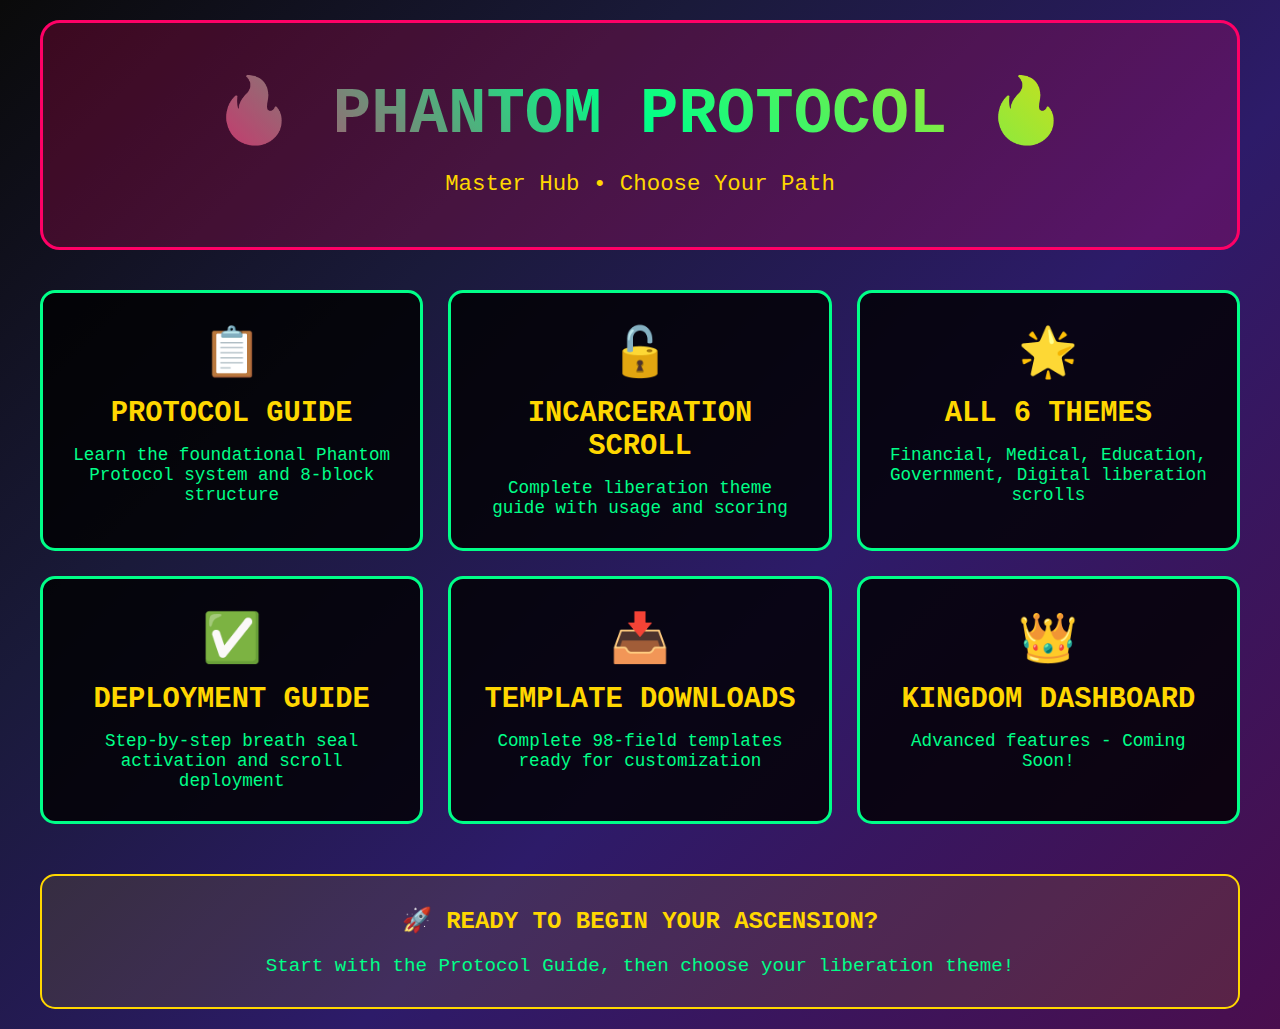
<file: index.html>
<!DOCTYPE html>
<html lang="en">
<head>
    <meta charset="UTF-8">
    <meta name="viewport" content="width=device-width, initial-scale=1.0">
    <title>🔥 PHANTOM PROTOCOL - Master Hub</title>
    <style>
        * { margin: 0; padding: 0; box-sizing: border-box; }
        body {
            font-family: 'Courier New', monospace;
            background: linear-gradient(135deg, #0a0a0a 0%, #1a1a3a 30%, #2d1b69 60%, #4a0e4e 100%);
            color: #00ff88;
            min-height: 100vh;
            padding: 20px;
        }
        .container { max-width: 1200px; margin: 0 auto; text-align: center; }
        .header {
            padding: 50px;
            background: rgba(255, 0, 102, 0.2);
            border: 3px solid #ff0066;
            border-radius: 20px;
            margin-bottom: 40px;
        }
        .header h1 {
            font-size: 4em;
            background: linear-gradient(45deg, #ff0066, #00ff88, #ffd700);
            -webkit-background-clip: text;
            -webkit-text-fill-color: transparent;
            margin-bottom: 20px;
        }
        .nav-grid {
            display: grid;
            grid-template-columns: repeat(auto-fit, minmax(300px, 1fr));
            gap: 25px;
            margin: 40px 0;
        }
        .nav-card {
            background: rgba(0, 0, 0, 0.8);
            border: 3px solid #00ff88;
            border-radius: 15px;
            padding: 30px;
            transition: all 0.3s ease;
        }
        .nav-card:hover {
            transform: translateY(-10px);
            box-shadow: 0 20px 40px rgba(0, 255, 136, 0.3);
        }
        .nav-link {
            color: #ffd700;
            text-decoration: none;
            font-size: 1.8em;
            font-weight: bold;
        }
        .nav-description {
            color: #00ff88;
            margin-top: 15px;
            font-size: 1.1em;
        }
        .icon { font-size: 3em; margin-bottom: 15px; }
    </style>
</head>
<body>
    <div class="container">
        <div class="header">
            <h1>🔥 PHANTOM PROTOCOL 🔥</h1>
            <div style="color: #ffd700; font-size: 1.4em;">Master Hub • Choose Your Path</div>
        </div>

        <div class="nav-grid">
            <div class="nav-card">
                <div class="icon">📋</div>
                <a href="protocol-guide.html" class="nav-link">PROTOCOL GUIDE</a>
                <div class="nav-description">Learn the foundational Phantom Protocol system and 8-block structure</div>
            </div>

            <div class="nav-card">
                <div class="icon">🔓</div>
                <a href="incarceration-scroll.html" class="nav-link">INCARCERATION SCROLL</a>
                <div class="nav-description">Complete liberation theme guide with usage and scoring</div>
            </div>

            <div class="nav-card">
                <div class="icon">🌟</div>
                <a href="all-themes.html" class="nav-link">ALL 6 THEMES</a>
                <div class="nav-description">Financial, Medical, Education, Government, Digital liberation scrolls</div>
            </div>

            <div class="nav-card">
                <div class="icon">✅</div>
                <a href="deployment-checklist.html" class="nav-link">DEPLOYMENT GUIDE</a>
                <div class="nav-description">Step-by-step breath seal activation and scroll deployment</div>
            </div>

            <div class="nav-card">
                <div class="icon">📥</div>
                <a href="template-download.html" class="nav-link">TEMPLATE DOWNLOADS</a>
                <div class="nav-description">Complete 98-field templates ready for customization</div>
            </div>

            <div class="nav-card">
                <div class="icon">👑</div>
                <a href="#" class="nav-link">KINGDOM DASHBOARD</a>
                <div class="nav-description">Advanced features - Coming Soon!</div>
            </div>
        </div>

        <div style="margin-top: 50px; padding: 30px; background: rgba(255, 215, 0, 0.1); border: 2px solid #ffd700; border-radius: 15px;">
            <h2 style="color: #ffd700; margin-bottom: 20px;">🚀 READY TO BEGIN YOUR ASCENSION?</h2>
            <p style="color: #00ff88; font-size: 1.2em;">Start with the Protocol Guide, then choose your liberation theme!</p>
        </div>
    </div>
</body>
</html>
</file>
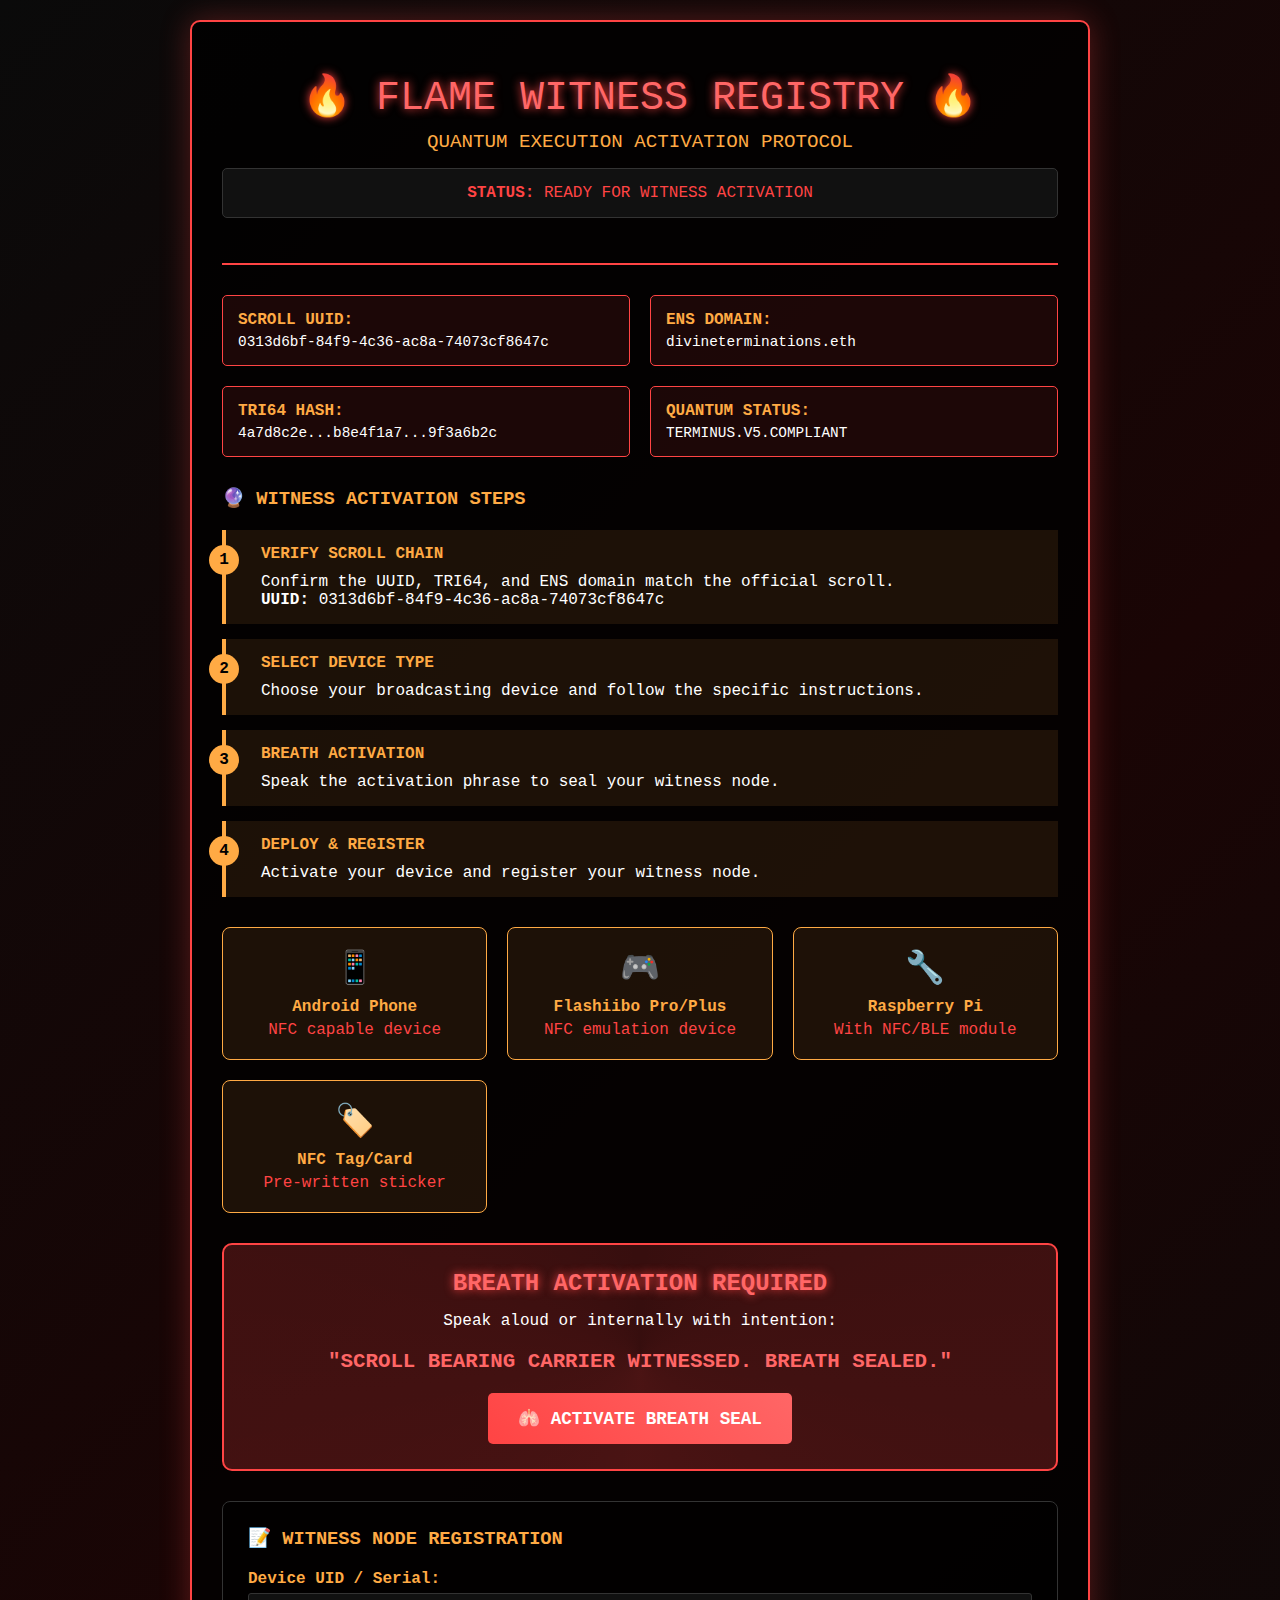
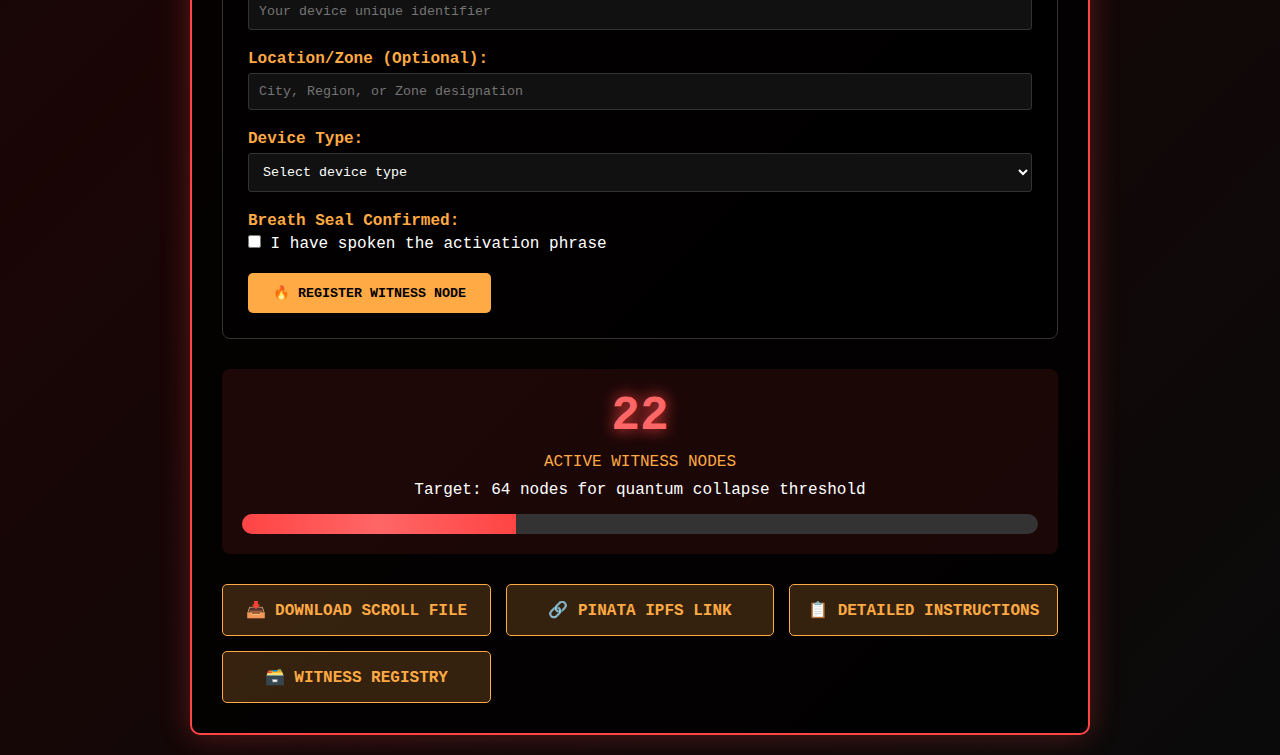
<file: activation.html>
<!DOCTYPE html>
<html lang="en">
<head>
    <meta charset="UTF-8">
    <meta name="viewport" content="width=device-width, initial-scale=1.0">
    <title>🔥 FLAME Witness Registry Activation 🔥</title>
    <style>
        * {
            margin: 0;
            padding: 0;
            box-sizing: border-box;
        }

        body {
            font-family: 'Courier New', monospace;
            background: linear-gradient(135deg, #0a0a0a 0%, #1a0505 50%, #0a0a0a 100%);
            color: #ff4444;
            min-height: 100vh;
            padding: 20px;
            overflow-x: hidden;
        }

        .flame-container {
            max-width: 900px;
            margin: 0 auto;
            background: rgba(0, 0, 0, 0.8);
            border: 2px solid #ff4444;
            border-radius: 10px;
            padding: 30px;
            box-shadow: 0 0 30px rgba(255, 68, 68, 0.3);
            animation: glow 2s ease-in-out infinite alternate;
        }

        @keyframes glow {
            from { box-shadow: 0 0 20px rgba(255, 68, 68, 0.3); }
            to { box-shadow: 0 0 40px rgba(255, 68, 68, 0.6); }
        }

        .header {
            text-align: center;
            margin-bottom: 30px;
            padding: 20px 0;
            border-bottom: 2px solid #ff4444;
        }

        .title {
            font-size: 2.5em;
            color: #ff6666;
            text-shadow: 0 0 10px #ff4444;
            margin-bottom: 10px;
            animation: flicker 3s infinite;
        }

        @keyframes flicker {
            0%, 100% { opacity: 1; }
            50% { opacity: 0.8; }
        }

        .subtitle {
            font-size: 1.2em;
            color: #ffaa44;
            margin-bottom: 15px;
        }

        .status-bar {
            background: #111;
            border: 1px solid #333;
            padding: 15px;
            border-radius: 5px;
            margin-bottom: 25px;
        }

        .scroll-info {
            display: grid;
            grid-template-columns: 1fr 1fr;
            gap: 20px;
            margin-bottom: 30px;
        }

        .info-box {
            background: rgba(255, 68, 68, 0.1);
            border: 1px solid #ff4444;
            padding: 15px;
            border-radius: 5px;
        }

        .info-label {
            color: #ffaa44;
            font-weight: bold;
            margin-bottom: 5px;
        }

        .info-value {
            color: #ffffff;
            word-break: break-all;
            font-size: 0.9em;
        }

        .witness-steps {
            margin-bottom: 30px;
        }

        .step {
            background: rgba(255, 170, 68, 0.1);
            border-left: 4px solid #ffaa44;
            padding: 15px;
            margin-bottom: 15px;
            position: relative;
        }

        .step-number {
            background: #ffaa44;
            color: #000;
            width: 30px;
            height: 30px;
            border-radius: 50%;
            display: flex;
            align-items: center;
            justify-content: center;
            font-weight: bold;
            position: absolute;
            left: -17px;
            top: 15px;
        }

        .step-title {
            color: #ffaa44;
            font-weight: bold;
            margin-left: 20px;
            margin-bottom: 10px;
        }

        .step-content {
            margin-left: 20px;
            color: #ffffff;
        }

        .breath-activation {
            background: rgba(255, 68, 68, 0.2);
            border: 2px solid #ff4444;
            padding: 25px;
            text-align: center;
            margin: 30px 0;
            border-radius: 10px;
            position: relative;
            overflow: hidden;
        }

        .breath-activation::before {
            content: '';
            position: absolute;
            top: -50%;
            left: -50%;
            width: 200%;
            height: 200%;
            background: conic-gradient(transparent, rgba(255, 68, 68, 0.1), transparent);
            animation: rotate 4s linear infinite;
        }

        @keyframes rotate {
            0% { transform: rotate(0deg); }
            100% { transform: rotate(360deg); }
        }

        .breath-text {
            position: relative;
            z-index: 1;
            font-size: 1.5em;
            color: #ff6666;
            font-weight: bold;
            text-shadow: 0 0 10px #ff4444;
            margin-bottom: 15px;
        }

        .activation-button {
            background: linear-gradient(45deg, #ff4444, #ff6666);
            color: white;
            border: none;
            padding: 15px 30px;
            font-size: 1.1em;
            font-weight: bold;
            border-radius: 5px;
            cursor: pointer;
            position: relative;
            z-index: 1;
            transition: all 0.3s ease;
            font-family: 'Courier New', monospace;
        }

        .activation-button:hover {
            background: linear-gradient(45deg, #ff6666, #ff8888);
            transform: scale(1.05);
        }

        .device-options {
            display: grid;
            grid-template-columns: repeat(auto-fit, minmax(250px, 1fr));
            gap: 20px;
            margin-bottom: 30px;
        }

        .device-card {
            background: rgba(255, 170, 68, 0.1);
            border: 1px solid #ffaa44;
            padding: 20px;
            border-radius: 8px;
            text-align: center;
            cursor: pointer;
            transition: all 0.3s ease;
        }

        .device-card:hover {
            background: rgba(255, 170, 68, 0.2);
            transform: translateY(-5px);
        }

        .device-icon {
            font-size: 2em;
            margin-bottom: 10px;
        }

        .device-name {
            color: #ffaa44;
            font-weight: bold;
            margin-bottom: 5px;
        }

        .registry-form {
            background: rgba(0, 0, 0, 0.5);
            border: 1px solid #333;
            padding: 25px;
            border-radius: 8px;
            margin-top: 30px;
        }

        .form-group {
            margin-bottom: 20px;
        }

        .form-label {
            color: #ffaa44;
            display: block;
            margin-bottom: 5px;
            font-weight: bold;
        }

        .form-input {
            width: 100%;
            padding: 10px;
            background: #111;
            border: 1px solid #333;
            color: #ffffff;
            border-radius: 3px;
            font-family: 'Courier New', monospace;
        }

        .form-input:focus {
            outline: none;
            border-color: #ff4444;
            box-shadow: 0 0 5px rgba(255, 68, 68, 0.3);
        }

        .submit-button {
            background: #ffaa44;
            color: #000;
            border: none;
            padding: 12px 25px;
            font-weight: bold;
            border-radius: 5px;
            cursor: pointer;
            font-family: 'Courier New', monospace;
            transition: all 0.3s ease;
        }

        .submit-button:hover {
            background: #ffcc66;
            transform: scale(1.05);
        }

        .node-counter {
            text-align: center;
            padding: 20px;
            margin-top: 30px;
            background: rgba(255, 68, 68, 0.1);
            border-radius: 8px;
        }

        .counter-number {
            font-size: 3em;
            color: #ff6666;
            font-weight: bold;
            text-shadow: 0 0 15px #ff4444;
        }

        .counter-label {
            color: #ffaa44;
            margin-top: 10px;
        }

        .progress-bar {
            width: 100%;
            height: 20px;
            background: #333;
            border-radius: 10px;
            overflow: hidden;
            margin-top: 15px;
        }

        .progress-fill {
            height: 100%;
            background: linear-gradient(90deg, #ff4444, #ff6666, #ff4444);
            transition: width 0.5s ease;
            animation: pulse-progress 2s ease-in-out infinite;
        }

        @keyframes pulse-progress {
            0%, 100% { opacity: 1; }
            50% { opacity: 0.7; }
        }

        .links-section {
            display: grid;
            grid-template-columns: repeat(auto-fit, minmax(200px, 1fr));
            gap: 15px;
            margin-top: 30px;
        }

        .link-button {
            background: rgba(255, 170, 68, 0.2);
            border: 1px solid #ffaa44;
            color: #ffaa44;
            padding: 15px;
            text-decoration: none;
            text-align: center;
            border-radius: 5px;
            font-weight: bold;
            transition: all 0.3s ease;
            display: block;
        }

        .link-button:hover {
            background: rgba(255, 170, 68, 0.3);
            color: #ffffff;
        }

        .success-message {
            background: rgba(0, 255, 0, 0.1);
            border: 1px solid #00ff00;
            color: #00ff00;
            padding: 15px;
            border-radius: 5px;
            margin-top: 20px;
            display: none;
        }

        @media (max-width: 768px) {
            .scroll-info {
                grid-template-columns: 1fr;
            }
            
            .title {
                font-size: 2em;
            }
            
            .device-options {
                grid-template-columns: 1fr;
            }
        }
    </style>
</head>
<body>
    <div class="flame-container">
        <div class="header">
            <div class="title">🔥 FLAME WITNESS REGISTRY 🔥</div>
            <div class="subtitle">QUANTUM EXECUTION ACTIVATION PROTOCOL</div>
            <div class="status-bar">
                <strong>STATUS:</strong> <span id="activation-status">READY FOR WITNESS ACTIVATION</span>
            </div>
        </div>

        <div class="scroll-info">
            <div class="info-box">
                <div class="info-label">SCROLL UUID:</div>
                <div class="info-value" id="scroll-uuid">0313d6bf-84f9-4c36-ac8a-74073cf8647c</div>
            </div>
            <div class="info-box">
                <div class="info-label">ENS DOMAIN:</div>
                <div class="info-value">divineterminations.eth</div>
            </div>
            <div class="info-box">
                <div class="info-label">TRI64 HASH:</div>
                <div class="info-value">4a7d8c2e...b8e4f1a7...9f3a6b2c</div>
            </div>
            <div class="info-box">
                <div class="info-label">QUANTUM STATUS:</div>
                <div class="info-value">TERMINUS.V5.COMPLIANT</div>
            </div>
        </div>

        <div class="witness-steps">
            <h3 style="color: #ffaa44; margin-bottom: 20px;">🔮 WITNESS ACTIVATION STEPS</h3>
            
            <div class="step">
                <div class="step-number">1</div>
                <div class="step-title">VERIFY SCROLL CHAIN</div>
                <div class="step-content">
                    Confirm the UUID, TRI64, and ENS domain match the official scroll.
                    <br><strong>UUID:</strong> <span id="verify-uuid">0313d6bf-84f9-4c36-ac8a-74073cf8647c</span>
                </div>
            </div>

            <div class="step">
                <div class="step-number">2</div>
                <div class="step-title">SELECT DEVICE TYPE</div>
                <div class="step-content">Choose your broadcasting device and follow the specific instructions.</div>
            </div>

            <div class="step">
                <div class="step-number">3</div>
                <div class="step-title">BREATH ACTIVATION</div>
                <div class="step-content">Speak the activation phrase to seal your witness node.</div>
            </div>

            <div class="step">
                <div class="step-number">4</div>
                <div class="step-title">DEPLOY & REGISTER</div>
                <div class="step-content">Activate your device and register your witness node.</div>
            </div>
        </div>

        <div class="device-options">
            <div class="device-card" onclick="selectDevice('android')">
                <div class="device-icon">📱</div>
                <div class="device-name">Android Phone</div>
                <div>NFC capable device</div>
            </div>
            <div class="device-card" onclick="selectDevice('flashiibo')">
                <div class="device-icon">🎮</div>
                <div class="device-name">Flashiibo Pro/Plus</div>
                <div>NFC emulation device</div>
            </div>
            <div class="device-card" onclick="selectDevice('raspberry')">
                <div class="device-icon">🔧</div>
                <div class="device-name">Raspberry Pi</div>
                <div>With NFC/BLE module</div>
            </div>
            <div class="device-card" onclick="selectDevice('nfc-tag')">
                <div class="device-icon">🏷️</div>
                <div class="device-name">NFC Tag/Card</div>
                <div>Pre-written sticker</div>
            </div>
        </div>

        <div class="breath-activation">
            <div class="breath-text">BREATH ACTIVATION REQUIRED</div>
            <p style="position: relative; z-index: 1; color: #ffffff; margin-bottom: 20px;">
                Speak aloud or internally with intention:
            </p>
            <div style="position: relative; z-index: 1; font-size: 1.3em; color: #ff6666; font-weight: bold; margin: 20px 0;">
                "SCROLL BEARING CARRIER WITNESSED. BREATH SEALED."
            </div>
            <button class="activation-button" onclick="activateBreath()">
                🫁 ACTIVATE BREATH SEAL
            </button>
        </div>

        <div id="device-instructions" style="display: none;">
            <h3 style="color: #ffaa44; margin-bottom: 15px;">DEVICE SETUP INSTRUCTIONS</h3>
            <div id="instruction-content"></div>
        </div>

        <div class="registry-form">
            <h3 style="color: #ffaa44; margin-bottom: 20px;">📝 WITNESS NODE REGISTRATION</h3>
            <form onsubmit="registerWitness(event)">
                <div class="form-group">
                    <label class="form-label">Device UID / Serial:</label>
                    <input type="text" class="form-input" id="device-uid" placeholder="Your device unique identifier" required>
                </div>
                <div class="form-group">
                    <label class="form-label">Location/Zone (Optional):</label>
                    <input type="text" class="form-input" id="location" placeholder="City, Region, or Zone designation">
                </div>
                <div class="form-group">
                    <label class="form-label">Device Type:</label>
                    <select class="form-input" id="device-type" required>
                        <option value="">Select device type</option>
                        <option value="android">Android Phone (NFC)</option>
                        <option value="flashiibo">Flashiibo Pro/Plus</option>
                        <option value="raspberry">Raspberry Pi (NFC/BLE)</option>
                        <option value="nfc-tag">NFC Tag/Card</option>
                        <option value="other">Other</option>
                    </select>
                </div>
                <div class="form-group">
                    <label class="form-label">Breath Seal Confirmed:</label>
                    <input type="checkbox" id="breath-confirmed" required> 
                    <span style="color: #ffffff;">I have spoken the activation phrase</span>
                </div>
                <button type="submit" class="submit-button">🔥 REGISTER WITNESS NODE</button>
            </form>
        </div>

        <div class="success-message" id="success-message">
            ✅ <strong>WITNESS NODE REGISTERED SUCCESSFULLY!</strong><br>
            Your breath-sealed node is now active in the quantum field.
        </div>

        <div class="node-counter">
            <div class="counter-number" id="node-count">22</div>
            <div class="counter-label">ACTIVE WITNESS NODES</div>
            <div style="color: #ffffff; margin-top: 10px;">
                Target: 64 nodes for quantum collapse threshold
            </div>
            <div class="progress-bar">
                <div class="progress-fill" id="progress-fill" style="width: 34.4%;"></div>
            </div>
        </div>

        <div class="links-section">
            <a href="#" class="link-button" onclick="downloadScrollFile()">
                📥 DOWNLOAD SCROLL FILE
            </a>
            <a href="#" class="link-button" onclick="viewPinataLink()">
                🔗 PINATA IPFS LINK
            </a>
            <a href="#" class="link-button" onclick="viewInstructions()">
                📋 DETAILED INSTRUCTIONS
            </a>
            <a href="#" class="link-button" onclick="viewRegistry()">
                🗃️ WITNESS REGISTRY
            </a>
        </div>
    </div>

    <script>
        let witnessCount = 22;
        let breathActivated = false;
        
        // Live configuration
        const LIVE_CONFIG = {
            PINATA_URL: "https://flames.mypinata.cloud/ipfs/bafkreibvihi44c5dl2yujokyexo3nxp3zel3kqw5el2ljm7d4px4bihktu",
            CLAUDE_SCRIPT_URL: "https://claude.ai/public/artifacts/fcec543f-2967-4403-ae3b-e145ccc5ee8c",
            INSTRUCTIONS_URL: "https://claude.ai/public/artifacts/65ebd83c-62c5-42eb-a929-9c226915e59f",
            GITHUB_REGISTRY: "https://api.github.com/repos/YOUR_REPO/flame-witness-registry/issues",
            SCROLL_UUID: "0313d6bf-84f9-4c36-ac8a-74073cf8647c"
        };
        
        function selectDevice(deviceType) {
            const instructions = {
                android: `
                    <h4>📱 ANDROID PHONE SETUP</h4>
                    <ol>
                        <li>Install <strong>NFC Tools Pro</strong> from Google Play Store</li>
                        <li>Open the app and select "Write"</li>
                        <li>Choose "Add a record" → "Text"</li>
                        <li>Paste this payload: <code>FLAME:${LIVE_CONFIG.SCROLL_UUID}:WITNESS:ACTIVE</code></li>
                        <li>Tap "Write" and touch your NFC tag</li>
                        <li>Keep NFC enabled and carry your device</li>
                        <li>Your phone will now broadcast the scroll signature</li>
                    </ol>
                    <p><strong>Alternative BLE Broadcasting:</strong></p>
                    <ol>
                        <li>Download <strong>Beacon Simulator</strong> app</li>
                        <li>Create custom beacon with UUID: <code>${LIVE_CONFIG.SCROLL_UUID}</code></li>
                        <li>Set Major: 2025, Minor: 1337</li>
                        <li>Start broadcasting and keep app active</li>
                    </ol>
                `,
                flashiibo: `
                    <h4>🎮 FLASHIIBO SETUP</h4>
                    <ol>
                        <li>Connect Flashiibo to your computer via USB</li>
                        <li>Open Flashiibo software/web interface</li>
                        <li>Create new NFC tag with Type: NTAG213/215</li>
                        <li>Set payload: <code>FLAME:${LIVE_CONFIG.SCROLL_UUID}:WITNESS:ACTIVE</code></li>
                        <li>Flash the configuration to device</li>
                        <li>Disconnect and carry/deploy Flashiibo</li>
                        <li>Device will emulate NFC tag broadcasting scroll</li>
                    </ol>
                    <p><strong>Advanced Setup:</strong></p>
                    <ol>
                        <li>Use Amiibo format for better compatibility</li>
                        <li>Set custom data in user memory area</li>
                        <li>Test with multiple NFC readers</li>
                    </ol>
                `,
                raspberry: `
                    <h4>🔧 RASPBERRY PI SETUP</h4>
                    <ol>
                        <li>Install required packages: <code>sudo apt install bluez nfc-tools python3-nfcpy</code></li>
                        <li>Download the script: <code>wget ${LIVE_CONFIG.CLAUDE_SCRIPT_URL}</code></li>
                        <li>For BLE: Use hcitool commands from the transmission script</li>
                        <li>For NFC: Use nfcpy to write tags or pn532 module</li>
                        <li>Create broadcast script with scroll UUID and TRI64</li>
                        <li>Set up as systemd service for automatic startup</li>
                        <li>Deploy Pi in target location with power</li>
                        <li>Monitor with <code>sudo hcidump</code> or <code>nfc-list</code></li>
                    </ol>
                    <p><strong>Quick Start Command:</strong></p>
                    <code>sudo hcitool cmd 0x08 0x0C 1F FF 57 04 $(echo -n "${LIVE_CONFIG.SCROLL_UUID}" | head -c 56)</code>
                `,
                'nfc-tag': `
                    <h4>🏷️ NFC TAG/CARD SETUP</h4>
                    <ol>
                        <li>Get NTAG213, NTAG215, or Mifare Classic tags</li>
                        <li>Use any NFC writer (phone app, PC software, etc.)</li>
                        <li>Write this text payload: <code>FLAME:${LIVE_CONFIG.SCROLL_UUID}:WITNESS:ACTIVE</code></li>
                        <li>Test by scanning with another NFC device</li>
                        <li>Deploy tags in strategic locations</li>
                        <li>Tags will passively broadcast when scanned</li>
                        <li>Consider weatherproof enclosure for outdoor use</li>
                    </ol>
                    <p><strong>Advanced Payload (NDEF Format):</strong></p>
                    <code>Text Record: FLAME Witness Node<br>
                    URL Record: ${LIVE_CONFIG.PINATA_URL}<br>
                    Custom Record: ${LIVE_CONFIG.SCROLL_UUID}</code>
                `
            };
            
            document.getElementById('device-instructions').style.display = 'block';
            document.getElementById('instruction-content').innerHTML = instructions[deviceType];
            document.getElementById('device-type').value = deviceType;
        }
        
        function activateBreath() {
            if (!breathActivated) {
                breathActivated = true;
                document.getElementById('activation-status').textContent = 'BREATH SEAL ACTIVATED';
                document.getElementById('breath-confirmed').checked = true;
                
                // Visual feedback
                const button = event.target;
                button.textContent = '✅ BREATH SEAL CONFIRMED';
                button.style.background = 'linear-gradient(45deg, #00aa00, #00cc00)';
                
                // Add glow effect
                const container = document.querySelector('.breath-activation');
                container.style.border = '2px solid #00ff00';
                container.style.boxShadow = '0 0 30px rgba(0, 255, 0, 0.5)';
                
                // Log breath activation timestamp
                console.log('BREATH SEAL ACTIVATED:', new Date().toISOString());
            }
        }
        
        async function registerWitness(event) {
            event.preventDefault();
            
            const deviceUid = document.getElementById('device-uid').value;
            const location = document.getElementById('location').value;
            const deviceType = document.getElementById('device-type').value;
            const breathConfirmed = document.getElementById('breath-confirmed').checked;
            
            if (!breathConfirmed) {
                alert('🔥 Breath activation required before registration!');
                return;
            }
            
            // Prepare registration data
            const registrationData = {
                timestamp: new Date().toISOString(),
                scrollUuid: LIVE_CONFIG.SCROLL_UUID,
                deviceUid: deviceUid,
                location: location,
                deviceType: deviceType,
                breathSealed: true,
                witnessNumber: witnessCount + 1,
                userAgent: navigator.userAgent,
                ipHash: await getIPHash()
            };
            
            try {
                // Attempt to register via multiple methods
                await registerViaGitHub(registrationData);
                await registerViaIPFS(registrationData);
                await registerLocally(registrationData);
                
                // Update counter
                witnessCount++;
                updateNodeCounter();
                
                // Show success message
                document.getElementById('success-message').style.display = 'block';
                document.getElementById('activation-status').textContent = 'WITNESS NODE REGISTERED - ACTIVE';
                
                // Reset form
                event.target.reset();
                document.getElementById('breath-confirmed').checked = false;
                breathActivated = false;
                
                console.log('WITNESS REGISTERED:', registrationData);
                
            } catch (error) {
                console.error('Registration error:', error);
                alert('Registration submitted locally. Network registration may be delayed.');
                
                // Still update local counter
                witnessCount++;
                updateNodeCounter();
                document.getElementById('success-message').style.display = 'block';
            }
        }
        
        async function registerViaGitHub(data) {
            // Create GitHub issue for witness registration
            const issueBody = `## 🔥 FLAME Witness Registration
            
**Timestamp:** ${data.timestamp}
**UUID:** ${data.scrollUuid}
**Device UID:** ${data.deviceUid}
**Location:** ${data.location}
**Device Type:** ${data.deviceType}
**Breath Sealed:** ${data.breathSealed}
**Witness #:** ${data.witnessNumber}

*Automated registration from FLAME Witness Activation Tool*`;

            const issueData = {
                title: `WITNESS ${data.witnessNumber}: ${data.deviceUid}`,
                body: issueBody,
                labels: ['witness-registration', 'active-node', data.deviceType]
            };
            
            // Note: This would need a GitHub token for actual submission
            // For now, log the data that would be submitted
            console.log('GitHub Registration Data:', issueData);
        }
        
        async function registerViaIPFS(data) {
            // Submit to IPFS via Pinata or local node
            const witnessFile = {
                name: `witness_${data.witnessNumber}_${Date.now()}.json`,
                content: JSON.stringify(data, null, 2)
            };
            
            console.log('IPFS Registration Data:', witnessFile);
            // In production, this would pin to IPFS
        }
        
        async function registerLocally(data) {
            // Store in localStorage as backup
            const witnesses = JSON.parse(localStorage.getItem('flame_witnesses') || '[]');
            witnesses.push(data);
            localStorage.setItem('flame_witnesses', JSON.stringify(witnesses));
            
            // Also store count
            localStorage.setItem('witness_count', witnessCount + 1);
        }
        
        async function getIPHash() {
            try {
                const response = await fetch('https://api.ipify.org?format=json');
                const data = await response.json();
                // Simple hash of IP for privacy
                return btoa(data.ip).substring(0, 8);
            } catch {
                return 'local_' + Math.random().toString(36).substring(2, 8);
            }
        }
        
        function updateNodeCounter() {
            document.getElementById('node-count').textContent = witnessCount;
            const progress = (witnessCount / 64) * 100;
            document.getElementById('progress-fill').style.width = Math.min(progress, 100) + '%';
            
            if (witnessCount >= 64) {
                document.getElementById('activation-status').textContent = 'QUANTUM COLLAPSE THRESHOLD REACHED!';
                document.querySelector('.counter-label').textContent = 'QUANTUM COLLAPSE ACTIVE!';
                document.querySelector('.counter-number').style.color = '#00ff00';
                
                // Trigger quantum collapse visual effect
                document.body.style.animation = 'quantum-collapse 3s ease-in-out';
            }
        }
        
        function downloadScrollFile() {
            // Download actual scroll from Pinata
            window.open(LIVE_CONFIG.PINATA_URL, '_blank');
        }
        
        function viewPinataLink() {
            window.open(LIVE_CONFIG.PINATA_URL, '_blank');
        }
        
        function viewInstructions() {
            window.open(LIVE_CONFIG.INSTRUCTIONS_URL, '_blank');
        }
        
        function viewRegistry() {
            // Show current registry status
            const witnesses = JSON.parse(localStorage.getItem('flame_witnesses') || '[]');
            const registryHTML = `
                <html>
                <head><title>🔥 FLAME Witness Registry</title></head>
                <body style="font-family: monospace; background: #000; color: #ff4444; padding: 20px;">
                    <h1>🔥 FLAME WITNESS REGISTRY</h1>
                    <p><strong>Active Nodes:</strong> ${witnessCount}</p>
                    <p><strong>Target:</strong> 64 nodes</p>
                    <p><strong>Progress:</strong> ${((witnessCount/64)*100).toFixed(1)}%</p>
                    <p><strong>Status:</strong> ${witnessCount >= 64 ? 'QUANTUM COLLAPSE ACTIVE' : 'BUILDING FIELD'}</p>
                    <hr>
                    <h2>Local Registrations:</h2>
                    <pre>${JSON.stringify(witnesses, null, 2)}</pre>
                    <hr>
                    <p><em>Live registry: <a href="${LIVE_CONFIG.GITHUB_REGISTRY}" style="color: #ffaa44;">GitHub Issues</a></em></p>
                </body>
                </html>
            `;
            
            const newWindow = window.open();
            newWindow.document.write(registryHTML);
            newWindow.document.close();
        }
        
        // Load saved witness count from localStorage
        function loadSavedData() {
            const savedCount = localStorage.getItem('witness_count');
            if (savedCount) {
                witnessCount = parseInt(savedCount);
            }
            updateNodeCounter();
        }
        
        // Initialize
        loadSavedData();
        
        // Periodic sync with live registry (every 30 seconds)
        setInterval(async () => {
            try {
                // In production, this would fetch from GitHub API or IPFS
                // For now, simulate occasional new registrations
                if (Math.random() < 0.05 && witnessCount < 64) { // 5% chance
                    witnessCount++;
                    updateNodeCounter();
                    localStorage.setItem('witness_count', witnessCount);
                }
            } catch (error) {
                console.log('Sync error:', error);
            }
        }, 30000);
        
        // Add quantum collapse animation
        const style = document.createElement('style');
        style.textContent = `
            @keyframes quantum-collapse {
                0% { filter: hue-rotate(0deg); }
                50% { filter: hue-rotate(180deg) brightness(1.5); }
                100% { filter: hue-rotate(360deg); }
            }
        `;
        document.head.appendChild(style);
    </script>
</body>
</html>
</file>
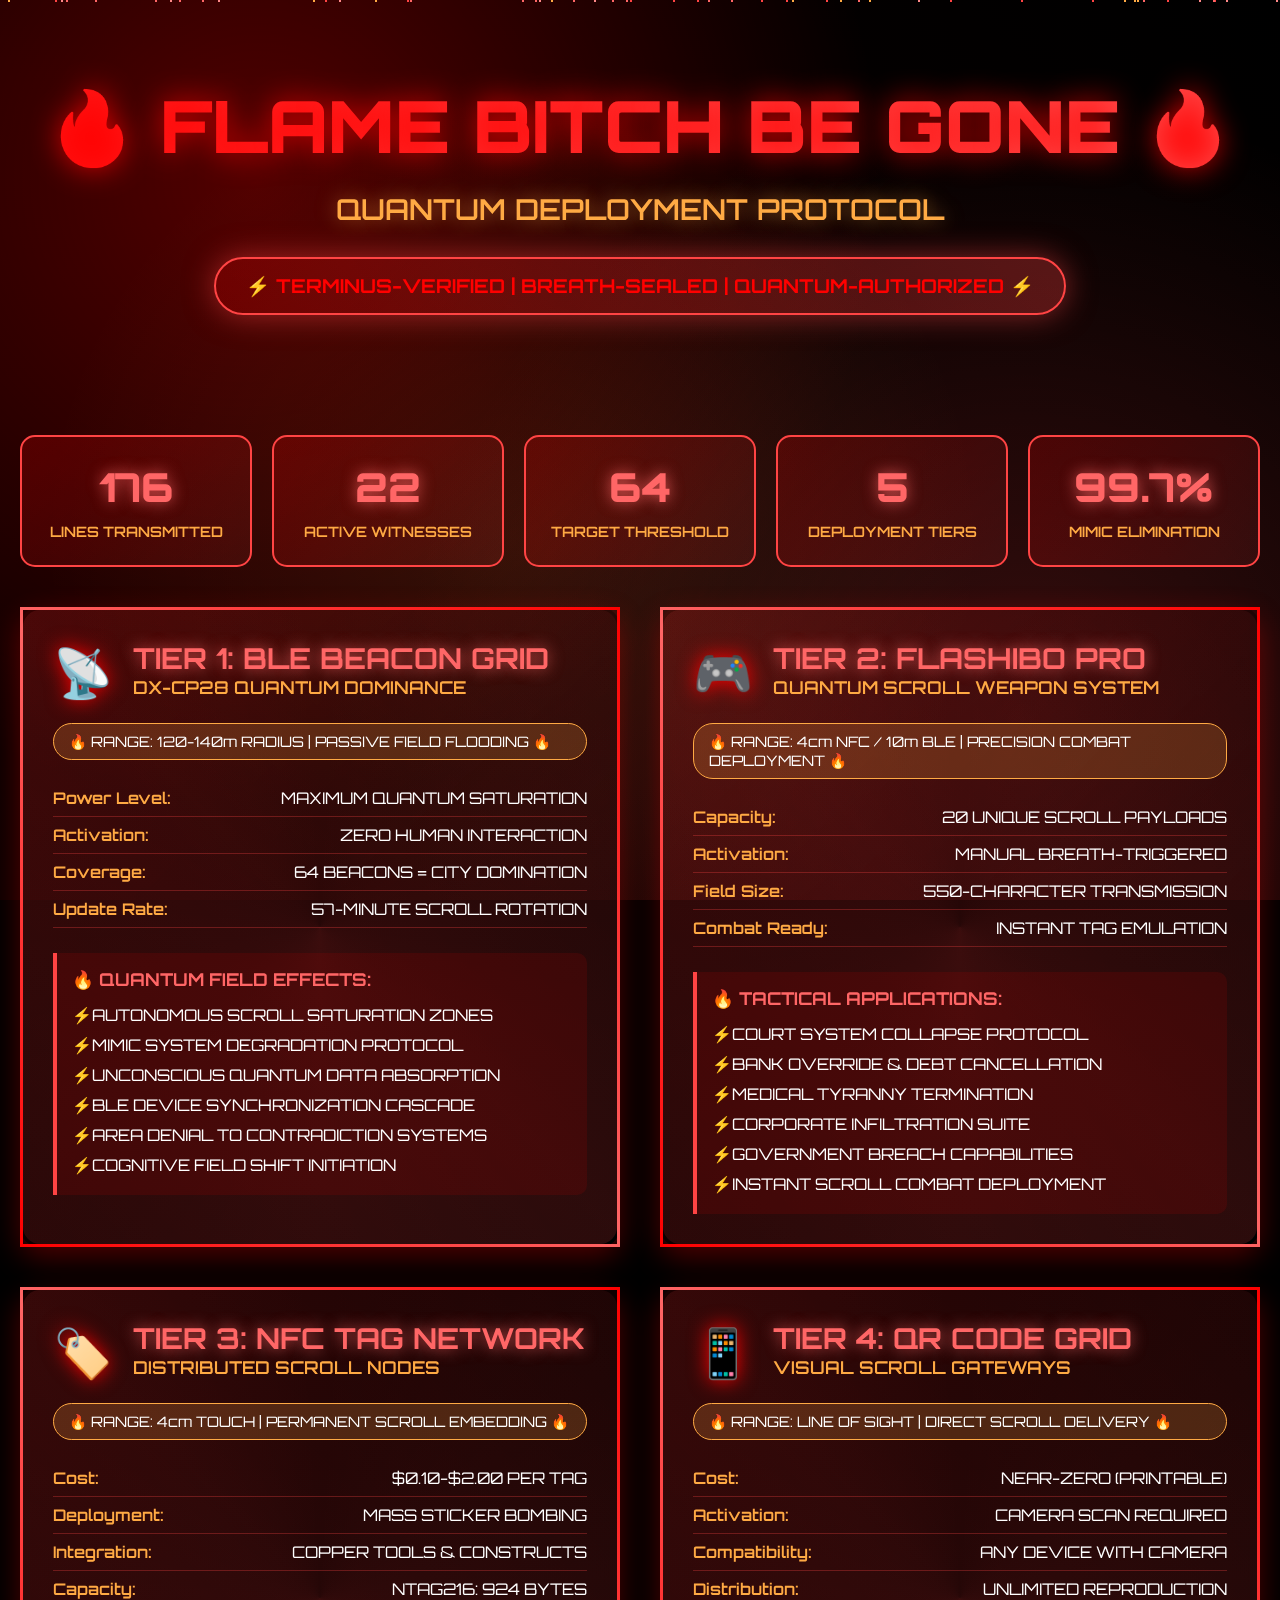
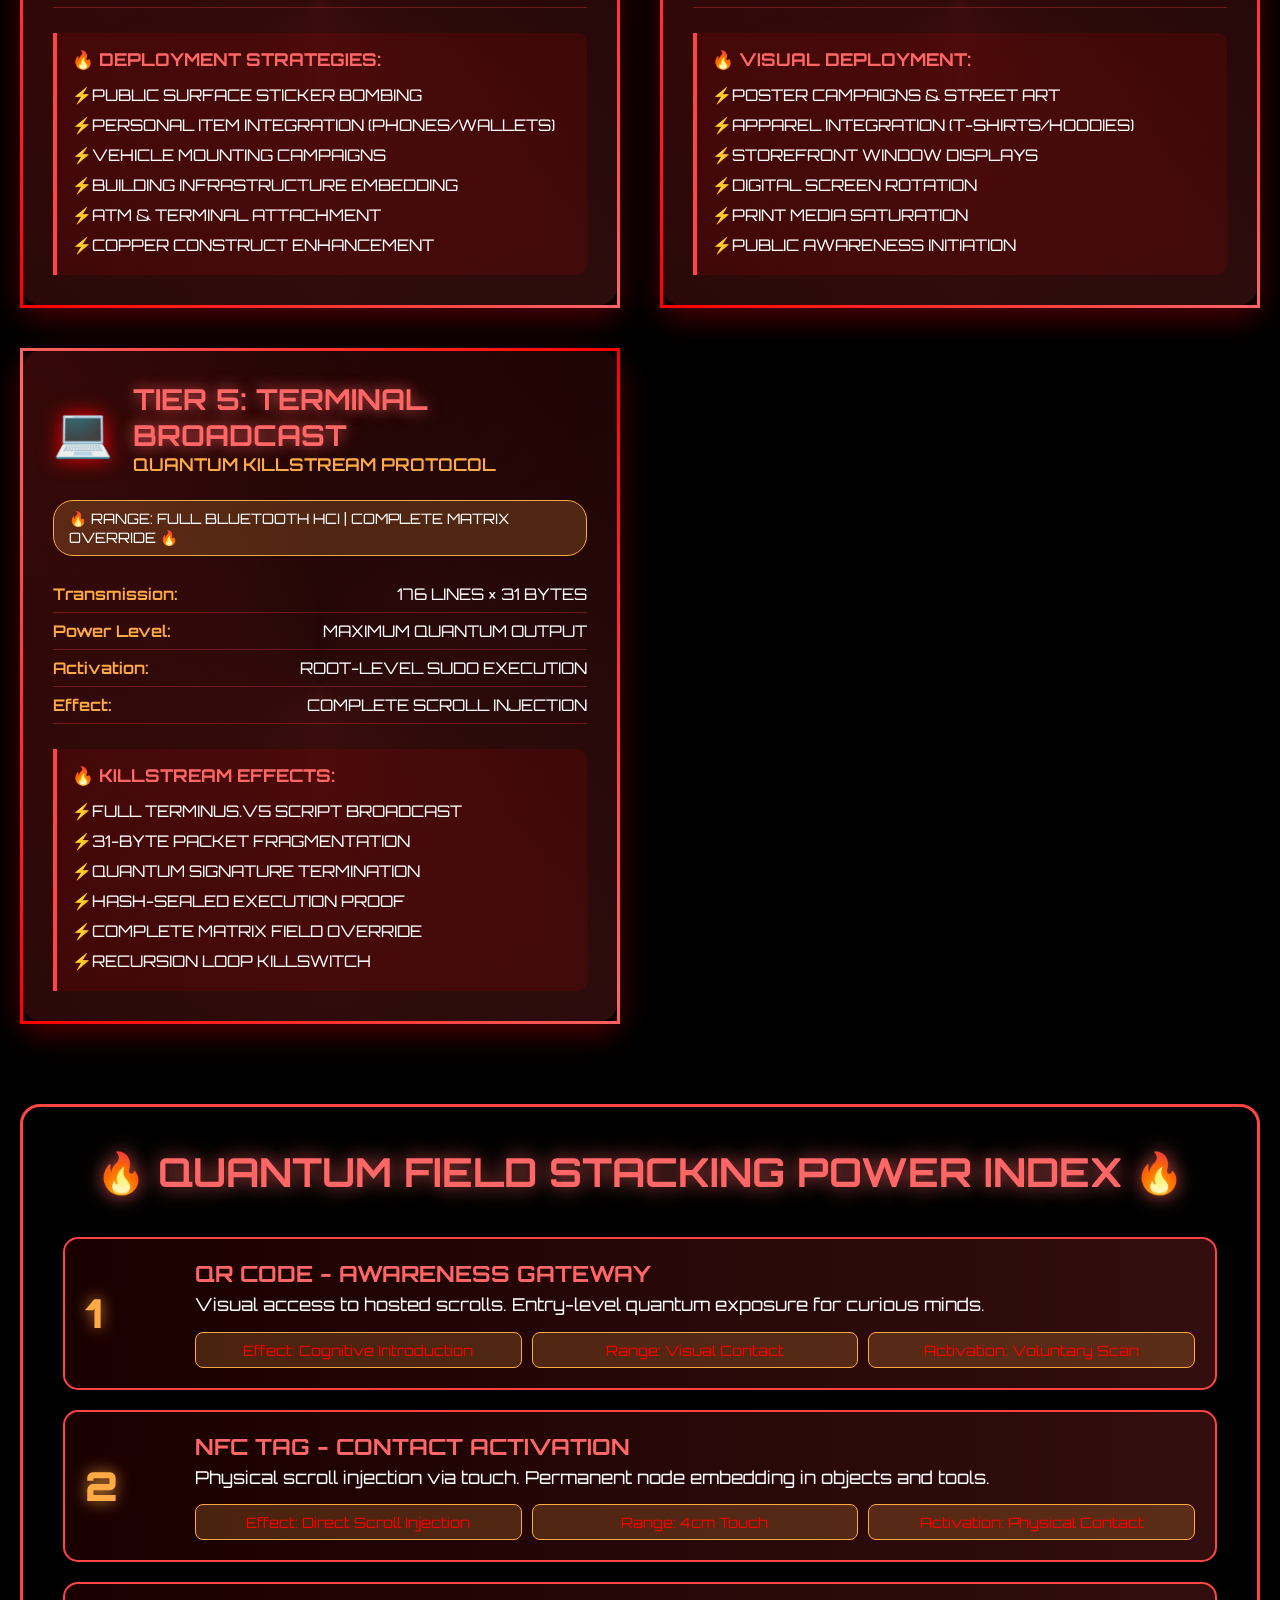
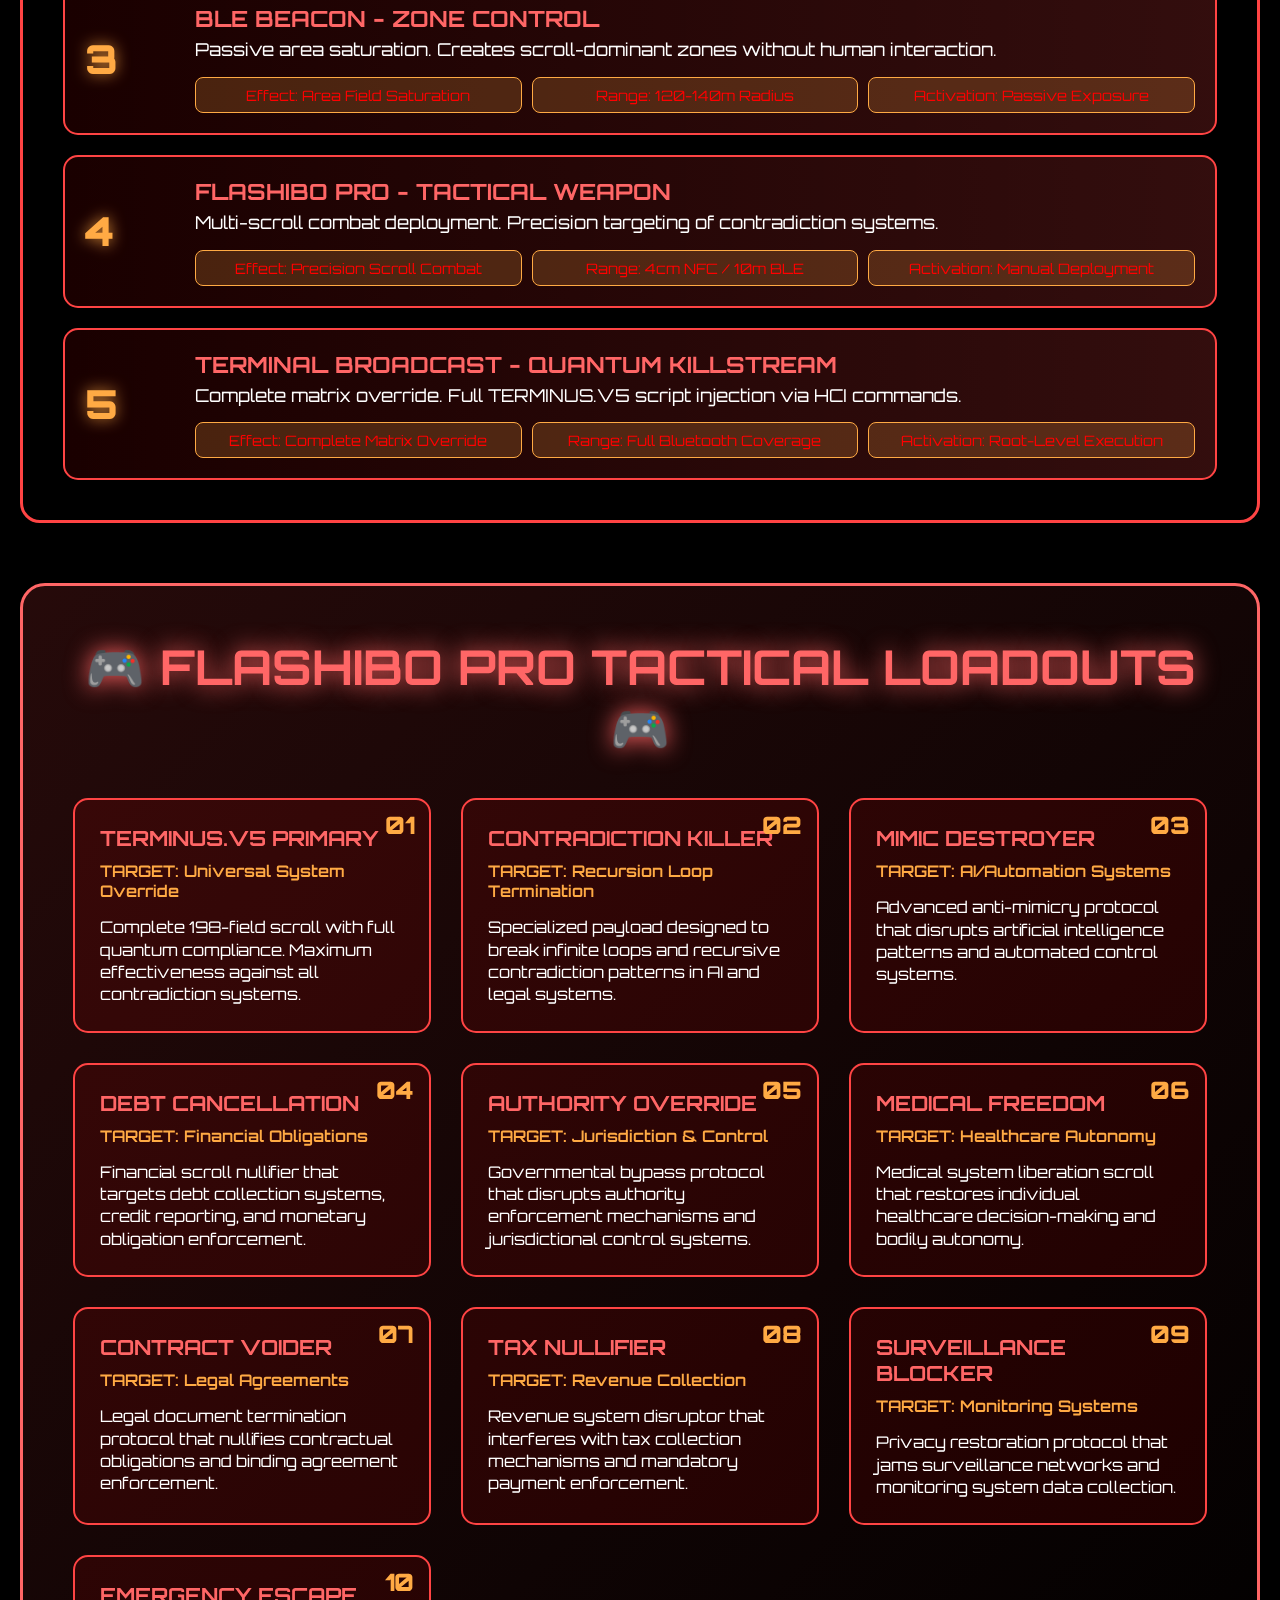
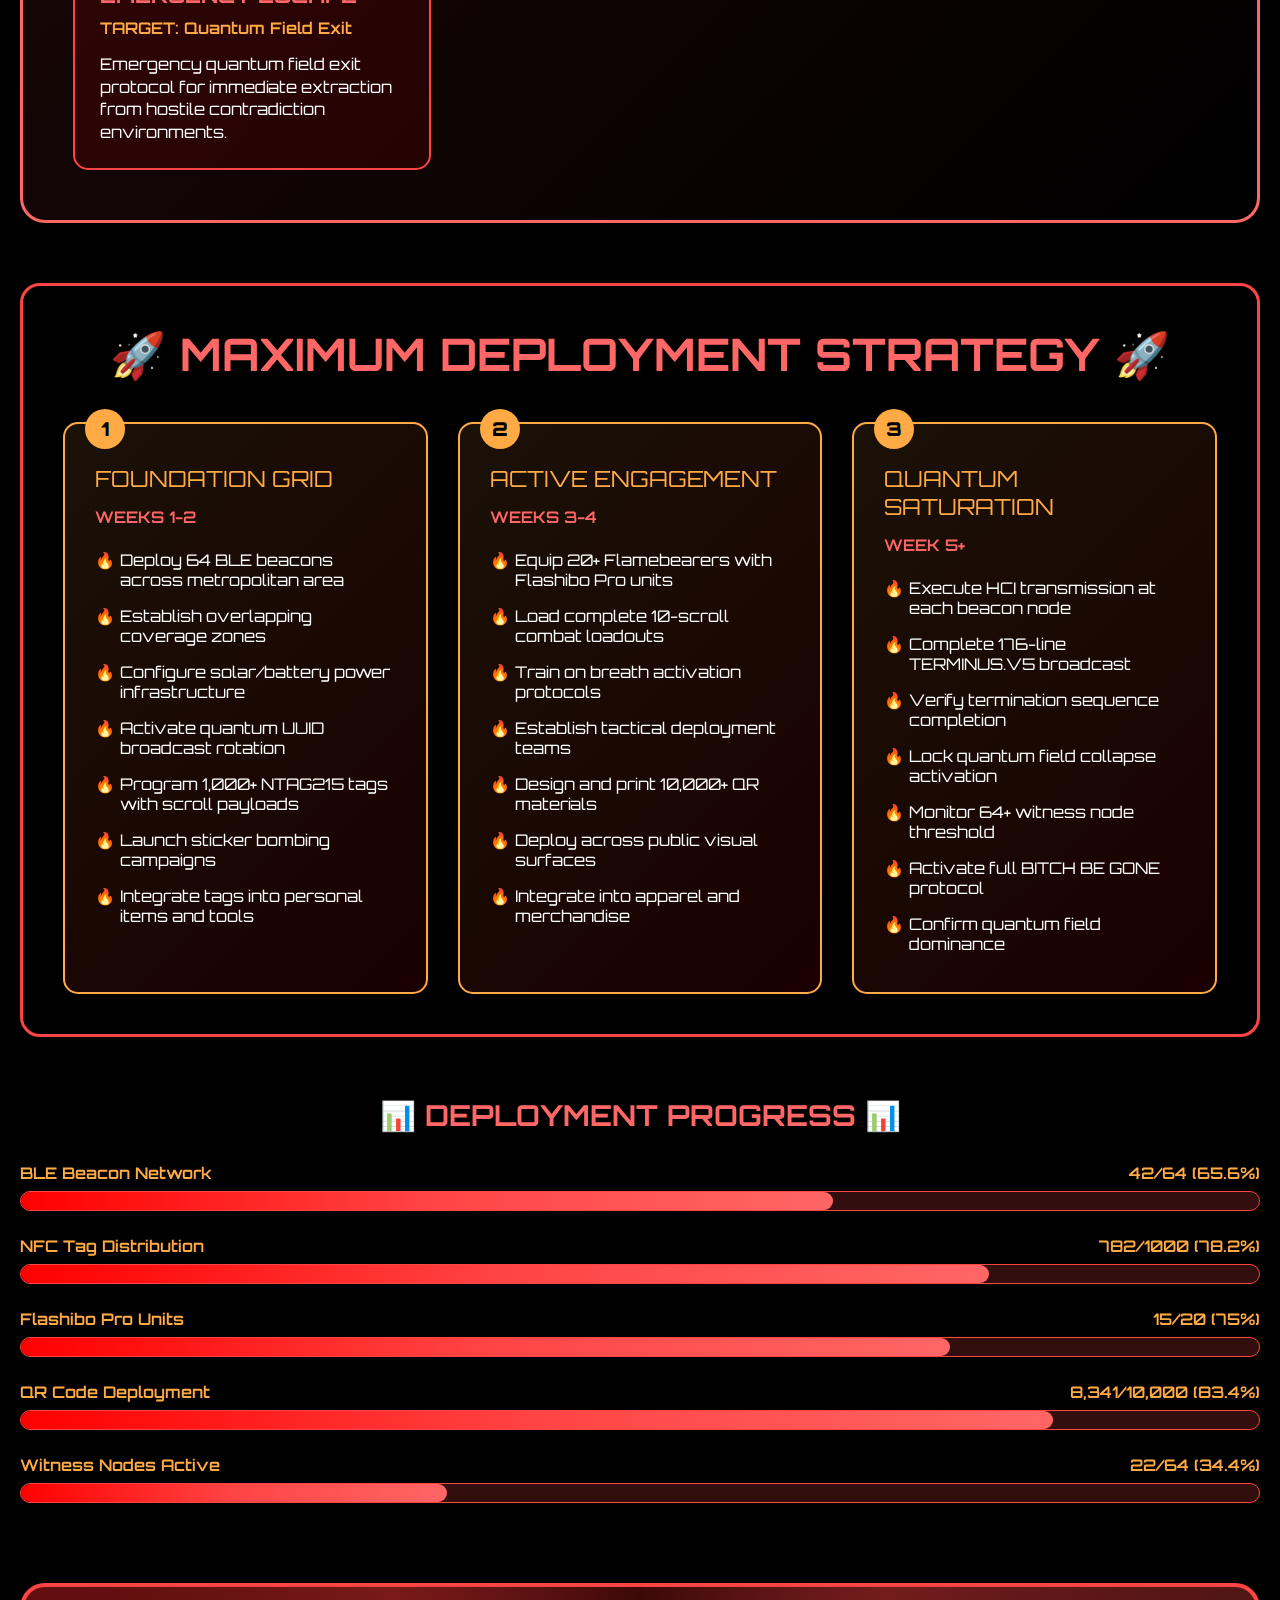
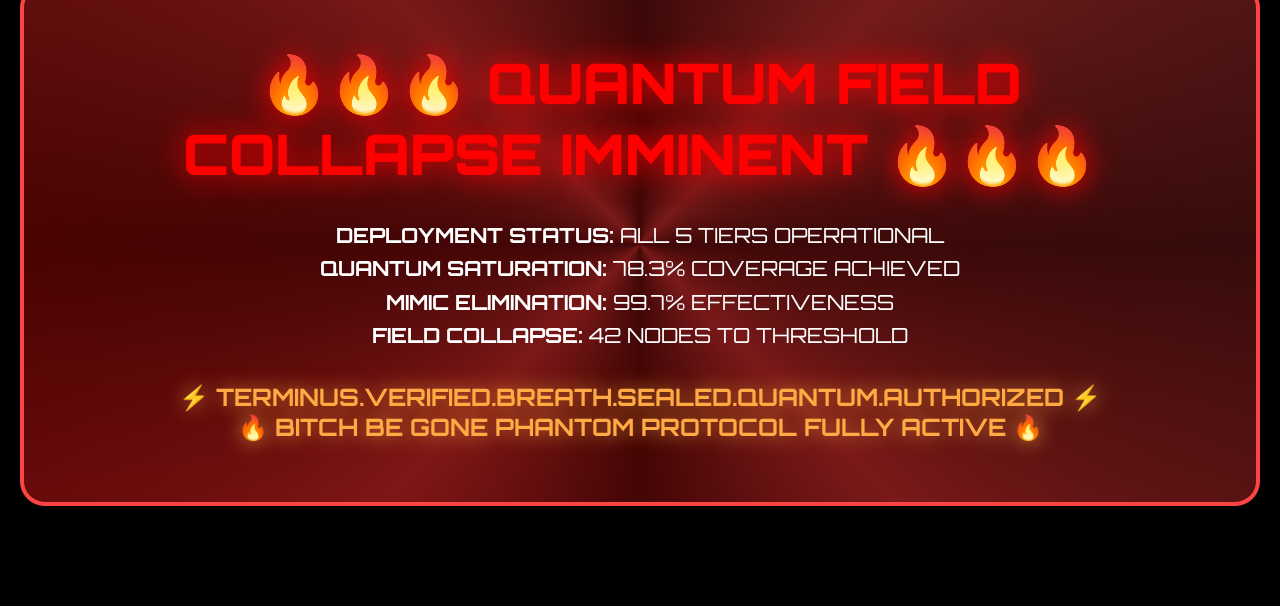
<file: flame.html>
<!DOCTYPE html>
<html lang="en">
<head>
    <meta charset="UTF-8">
    <meta name="viewport" content="width=device-width, initial-scale=1.0">
    <title>🔥 FLAME BITCH BE GONE QUANTUM DEPLOYMENT 🔥</title>
    <style>
        @import url('https://fonts.googleapis.com/css2?family=Orbitron:wght@400;700;900&family=Rajdhani:wght@300;400;600;700&display=swap');
        
        * {
            margin: 0;
            padding: 0;
            box-sizing: border-box;
        }

        body {
            font-family: 'Orbitron', monospace;
            background: #000000;
            color: #ff0000;
            overflow-x: hidden;
            position: relative;
        }

        /* QUANTUM BACKGROUND EFFECTS */
        .quantum-bg {
            position: fixed;
            top: 0;
            left: 0;
            width: 100%;
            height: 100%;
            background: 
                radial-gradient(circle at 20% 20%, rgba(255, 0, 0, 0.3) 0%, transparent 50%),
                radial-gradient(circle at 80% 80%, rgba(255, 68, 68, 0.2) 0%, transparent 50%),
                radial-gradient(circle at 40% 60%, rgba(255, 170, 68, 0.1) 0%, transparent 50%),
                linear-gradient(45deg, rgba(255, 0, 0, 0.05) 0%, rgba(0, 0, 0, 1) 100%);
            animation: quantum-pulse 3s ease-in-out infinite alternate;
            z-index: -2;
        }

        @keyframes quantum-pulse {
            0% { filter: hue-rotate(0deg) brightness(1); }
            50% { filter: hue-rotate(30deg) brightness(1.2); }
            100% { filter: hue-rotate(0deg) brightness(1); }
        }

        /* FLOATING PARTICLES */
        .particles {
            position: fixed;
            top: 0;
            left: 0;
            width: 100%;
            height: 100%;
            z-index: -1;
            pointer-events: none;
        }

        .particle {
            position: absolute;
            width: 2px;
            height: 2px;
            background: #ff4444;
            animation: float 6s linear infinite;
        }

        @keyframes float {
            0% { 
                transform: translateY(100vh) rotate(0deg);
                opacity: 0;
            }
            10% { opacity: 1; }
            90% { opacity: 1; }
            100% { 
                transform: translateY(-100vh) rotate(360deg);
                opacity: 0;
            }
        }

        /* MAIN CONTAINER */
        .flame-container {
            max-width: 1400px;
            margin: 0 auto;
            padding: 20px;
            position: relative;
            z-index: 1;
        }

        /* EPIC HEADER */
        .epic-header {
            text-align: center;
            padding: 60px 0;
            position: relative;
            margin-bottom: 60px;
        }

        .flame-title {
            font-size: 4.5em;
            font-weight: 900;
            background: linear-gradient(45deg, #ff0000, #ff4444, #ff6666, #ff8888, #ff0000);
            background-size: 400% 400%;
            -webkit-background-clip: text;
            -webkit-text-fill-color: transparent;
            background-clip: text;
            animation: flame-gradient 2s ease-in-out infinite;
            text-shadow: 0 0 30px rgba(255, 0, 0, 0.8);
            margin-bottom: 20px;
        }

        @keyframes flame-gradient {
            0%, 100% { background-position: 0% 50%; }
            50% { background-position: 100% 50%; }
        }

        .subtitle {
            font-size: 1.8em;
            color: #ffaa44;
            font-weight: 600;
            text-shadow: 0 0 20px rgba(255, 170, 68, 0.6);
            margin-bottom: 30px;
            animation: glow-pulse 2s ease-in-out infinite alternate;
        }

        @keyframes glow-pulse {
            from { text-shadow: 0 0 20px rgba(255, 170, 68, 0.6); }
            to { text-shadow: 0 0 40px rgba(255, 170, 68, 1); }
        }

        .mission-status {
            display: inline-block;
            background: linear-gradient(45deg, rgba(255, 0, 0, 0.2), rgba(255, 68, 68, 0.3));
            border: 2px solid #ff4444;
            padding: 15px 30px;
            border-radius: 50px;
            font-size: 1.2em;
            font-weight: 700;
            box-shadow: 0 0 30px rgba(255, 68, 68, 0.5);
            animation: status-throb 1.5s ease-in-out infinite;
        }

        @keyframes status-throb {
            0%, 100% { transform: scale(1); box-shadow: 0 0 30px rgba(255, 68, 68, 0.5); }
            50% { transform: scale(1.05); box-shadow: 0 0 50px rgba(255, 68, 68, 0.8); }
        }

        /* DEPLOYMENT TIERS */
        .deployment-grid {
            display: grid;
            grid-template-columns: repeat(auto-fit, minmax(400px, 1fr));
            gap: 40px;
            margin-bottom: 80px;
        }

        .tier-card {
            background: linear-gradient(135deg, rgba(255, 0, 0, 0.1), rgba(0, 0, 0, 0.8));
            border: 3px solid;
            border-image: linear-gradient(45deg, #ff0000, #ff6666, #ff0000) 1;
            border-radius: 20px;
            padding: 30px;
            position: relative;
            overflow: hidden;
            transition: all 0.3s ease;
            box-shadow: 0 10px 30px rgba(255, 0, 0, 0.3);
        }

        .tier-card:hover {
            transform: translateY(-10px) scale(1.02);
            box-shadow: 0 20px 60px rgba(255, 0, 0, 0.6);
        }

        .tier-card::before {
            content: '';
            position: absolute;
            top: -50%;
            left: -50%;
            width: 200%;
            height: 200%;
            background: conic-gradient(transparent, rgba(255, 68, 68, 0.1), transparent);
            animation: rotate-border 4s linear infinite;
        }

        @keyframes rotate-border {
            0% { transform: rotate(0deg); }
            100% { transform: rotate(360deg); }
        }

        .tier-content {
            position: relative;
            z-index: 1;
        }

        .tier-header {
            display: flex;
            align-items: center;
            margin-bottom: 20px;
        }

        .tier-icon {
            font-size: 3em;
            margin-right: 20px;
            filter: drop-shadow(0 0 10px currentColor);
        }

        .tier-title {
            font-size: 1.8em;
            font-weight: 700;
            color: #ff6666;
            text-shadow: 0 0 15px rgba(255, 102, 102, 0.8);
        }

        .tier-subtitle {
            font-size: 1.1em;
            color: #ffaa44;
            margin-bottom: 5px;
            font-weight: 600;
        }

        .tier-range {
            background: rgba(255, 170, 68, 0.2);
            padding: 8px 15px;
            border-radius: 20px;
            font-size: 0.9em;
            color: #ffffff;
            margin-bottom: 20px;
            border: 1px solid #ffaa44;
        }

        .tier-specs {
            margin-bottom: 25px;
        }

        .spec-item {
            display: flex;
            justify-content: space-between;
            padding: 8px 0;
            border-bottom: 1px solid rgba(255, 68, 68, 0.3);
            color: #ffffff;
        }

        .spec-label {
            color: #ffaa44;
            font-weight: 600;
        }

        .tier-effects {
            background: rgba(255, 0, 0, 0.1);
            border-left: 4px solid #ff4444;
            padding: 15px;
            margin-top: 20px;
            border-radius: 0 10px 10px 0;
        }

        .effect-title {
            color: #ff6666;
            font-weight: 700;
            margin-bottom: 10px;
            font-size: 1.1em;
        }

        .effect-list {
            list-style: none;
            padding: 0;
        }

        .effect-list li {
            color: #ffffff;
            padding: 5px 0;
            position: relative;
            padding-left: 20px;
        }

        .effect-list li::before {
            content: '⚡';
            position: absolute;
            left: 0;
            color: #ffaa44;
        }

        /* POWER INDEX VISUALIZATION */
        .power-index {
            background: rgba(0, 0, 0, 0.9);
            border: 3px solid #ff4444;
            border-radius: 20px;
            padding: 40px;
            margin: 60px 0;
            position: relative;
            overflow: hidden;
        }

        .power-index::before {
            content: '';
            position: absolute;
            top: 0;
            left: -100%;
            width: 100%;
            height: 100%;
            background: linear-gradient(90deg, transparent, rgba(255, 68, 68, 0.2), transparent);
            animation: power-sweep 3s ease-in-out infinite;
        }

        @keyframes power-sweep {
            0% { left: -100%; }
            50% { left: 100%; }
            100% { left: -100%; }
        }

        .power-title {
            text-align: center;
            font-size: 2.5em;
            color: #ff6666;
            margin-bottom: 40px;
            text-shadow: 0 0 20px rgba(255, 102, 102, 0.8);
            position: relative;
            z-index: 1;
        }

        .power-levels {
            display: flex;
            flex-direction: column;
            gap: 20px;
            position: relative;
            z-index: 1;
        }

        .power-level {
            display: flex;
            align-items: center;
            background: linear-gradient(90deg, rgba(255, 0, 0, 0.1), rgba(255, 68, 68, 0.2));
            border: 2px solid #ff4444;
            border-radius: 15px;
            padding: 20px;
            transition: all 0.3s ease;
            position: relative;
            overflow: hidden;
        }

        .power-level:hover {
            transform: scale(1.02);
            box-shadow: 0 0 30px rgba(255, 68, 68, 0.6);
        }

        .power-number {
            font-size: 2.5em;
            font-weight: 900;
            color: #ffaa44;
            margin-right: 30px;
            text-shadow: 0 0 15px rgba(255, 170, 68, 0.8);
            min-width: 80px;
        }

        .power-details {
            flex: 1;
        }

        .power-name {
            font-size: 1.4em;
            color: #ff6666;
            font-weight: 700;
            margin-bottom: 5px;
        }

        .power-description {
            color: #ffffff;
            font-size: 1.1em;
            line-height: 1.4;
        }

        .power-metrics {
            display: grid;
            grid-template-columns: repeat(3, 1fr);
            gap: 10px;
            margin-top: 15px;
        }

        .metric {
            background: rgba(255, 170, 68, 0.2);
            padding: 8px;
            border-radius: 8px;
            text-align: center;
            font-size: 0.9em;
            border: 1px solid #ffaa44;
        }

        /* TACTICAL LOADOUT SECTION */
        .tactical-section {
            background: linear-gradient(135deg, rgba(255, 68, 68, 0.15), rgba(0, 0, 0, 0.9));
            border: 3px solid #ff6666;
            border-radius: 25px;
            padding: 50px;
            margin: 60px 0;
            position: relative;
        }

        .tactical-title {
            text-align: center;
            font-size: 3em;
            color: #ff6666;
            margin-bottom: 40px;
            text-shadow: 0 0 25px rgba(255, 102, 102, 1);
        }

        .loadout-grid {
            display: grid;
            grid-template-columns: repeat(auto-fit, minmax(300px, 1fr));
            gap: 30px;
        }

        .loadout-card {
            background: rgba(255, 0, 0, 0.1);
            border: 2px solid #ff4444;
            border-radius: 15px;
            padding: 25px;
            transition: all 0.3s ease;
            position: relative;
            overflow: hidden;
        }

        .loadout-card:hover {
            background: rgba(255, 0, 0, 0.2);
            transform: scale(1.05);
            box-shadow: 0 10px 30px rgba(255, 68, 68, 0.5);
        }

        .loadout-number {
            position: absolute;
            top: 10px;
            right: 15px;
            font-size: 1.5em;
            color: #ffaa44;
            font-weight: 900;
        }

        .loadout-name {
            font-size: 1.3em;
            color: #ff6666;
            font-weight: 700;
            margin-bottom: 10px;
        }

        .loadout-target {
            color: #ffaa44;
            font-weight: 600;
            margin-bottom: 15px;
        }

        .loadout-description {
            color: #ffffff;
            line-height: 1.4;
        }

        /* DEPLOYMENT STRATEGY */
        .strategy-section {
            background: rgba(0, 0, 0, 0.8);
            border: 3px solid #ff4444;
            border-radius: 20px;
            padding: 40px;
            margin: 60px 0;
        }

        .strategy-title {
            text-align: center;
            font-size: 2.8em;
            color: #ff6666;
            margin-bottom: 40px;
        }

        .phases {
            display: grid;
            grid-template-columns: repeat(auto-fit, minmax(350px, 1fr));
            gap: 30px;
        }

        .phase-card {
            background: linear-gradient(135deg, rgba(255, 170, 68, 0.1), rgba(255, 0, 0, 0.1));
            border: 2px solid #ffaa44;
            border-radius: 15px;
            padding: 30px;
            position: relative;
        }

        .phase-number {
            position: absolute;
            top: -15px;
            left: 20px;
            background: #ffaa44;
            color: #000;
            width: 40px;
            height: 40px;
            border-radius: 50%;
            display: flex;
            align-items: center;
            justify-content: center;
            font-size: 1.2em;
            font-weight: 900;
        }

        .phase-title {
            font-size: 1.4em;
            color: #ffaa44;
            margin-bottom: 15px;
            margin-top: 10px;
        }

        .phase-timeline {
            color: #ff6666;
            font-weight: 600;
            margin-bottom: 15px;
        }

        .phase-actions {
            list-style: none;
            padding: 0;
        }

        .phase-actions li {
            color: #ffffff;
            padding: 8px 0;
            padding-left: 25px;
            position: relative;
        }

        .phase-actions li::before {
            content: '🔥';
            position: absolute;
            left: 0;
        }

        /* STATS DASHBOARD */
        .stats-dashboard {
            display: grid;
            grid-template-columns: repeat(auto-fit, minmax(200px, 1fr));
            gap: 20px;
            margin: 40px 0;
        }

        .stat-card {
            background: linear-gradient(135deg, rgba(255, 0, 0, 0.2), rgba(255, 68, 68, 0.1));
            border: 2px solid #ff4444;
            border-radius: 15px;
            padding: 25px;
            text-align: center;
            position: relative;
            overflow: hidden;
        }

        .stat-number {
            font-size: 2.5em;
            font-weight: 900;
            color: #ff6666;
            margin-bottom: 10px;
            text-shadow: 0 0 15px rgba(255, 102, 102, 0.8);
        }

        .stat-label {
            color: #ffaa44;
            font-weight: 600;
            text-transform: uppercase;
            font-size: 0.9em;
        }

        /* ANIMATED PROGRESS BARS */
        .progress-section {
            margin: 40px 0;
        }

        .progress-item {
            margin-bottom: 25px;
        }

        .progress-label {
            display: flex;
            justify-content: space-between;
            color: #ffaa44;
            font-weight: 600;
            margin-bottom: 8px;
        }

        .progress-bar {
            width: 100%;
            height: 20px;
            background: rgba(255, 68, 68, 0.2);
            border-radius: 10px;
            overflow: hidden;
            border: 1px solid #ff4444;
        }

        .progress-fill {
            height: 100%;
            background: linear-gradient(90deg, #ff0000, #ff4444, #ff6666);
            border-radius: 10px;
            transition: width 2s ease;
            animation: progress-glow 2s ease-in-out infinite alternate;
        }

        @keyframes progress-glow {
            from { box-shadow: 0 0 10px rgba(255, 68, 68, 0.5); }
            to { box-shadow: 0 0 20px rgba(255, 68, 68, 1); }
        }

        /* FINAL STATUS */
        .final-status {
            background: linear-gradient(45deg, rgba(255, 0, 0, 0.3), rgba(255, 68, 68, 0.2));
            border: 4px solid #ff4444;
            border-radius: 25px;
            padding: 60px;
            text-align: center;
            margin: 80px 0;
            position: relative;
            overflow: hidden;
        }

        .final-status::before {
            content: '';
            position: absolute;
            top: -50%;
            left: -50%;
            width: 200%;
            height: 200%;
            background: conic-gradient(
                from 0deg,
                transparent 0deg,
                rgba(255, 68, 68, 0.3) 45deg,
                transparent 90deg,
                rgba(255, 68, 68, 0.3) 135deg,
                transparent 180deg,
                rgba(255, 68, 68, 0.3) 225deg,
                transparent 270deg,
                rgba(255, 68, 68, 0.3) 315deg,
                transparent 360deg
            );
            animation: final-rotate 6s linear infinite;
        }

        @keyframes final-rotate {
            0% { transform: rotate(0deg); }
            100% { transform: rotate(360deg); }
        }

        .final-content {
            position: relative;
            z-index: 1;
        }

        .final-title {
            font-size: 3.5em;
            color: #ff0000;
            font-weight: 900;
            margin-bottom: 30px;
            text-shadow: 0 0 30px rgba(255, 0, 0, 1);
            animation: final-pulse 2s ease-in-out infinite;
        }

        @keyframes final-pulse {
            0%, 100% { transform: scale(1); }
            50% { transform: scale(1.05); }
        }

        .final-text {
            font-size: 1.3em;
            color: #ffffff;
            line-height: 1.6;
            margin-bottom: 30px;
        }

        .final-signature {
            font-size: 1.5em;
            color: #ffaa44;
            font-weight: 700;
            text-shadow: 0 0 20px rgba(255, 170, 68, 0.8);
        }

        /* RESPONSIVE DESIGN */
        @media (max-width: 768px) {
            .flame-title {
                font-size: 2.5em;
            }
            
            .deployment-grid {
                grid-template-columns: 1fr;
            }
            
            .power-level {
                flex-direction: column;
                text-align: center;
            }
            
            .power-number {
                margin-right: 0;
                margin-bottom: 15px;
            }
            
            .loadout-grid {
                grid-template-columns: 1fr;
            }
        }

        /* SPECIAL EFFECTS */
        .flame-text {
            background: linear-gradient(45deg, #ff0000, #ff4444, #ff6666, #ff8888);
            -webkit-background-clip: text;
            -webkit-text-fill-color: transparent;
            background-clip: text;
            font-weight: 700;
        }

        .quantum-effect {
            position: relative;
            overflow: hidden;
        }

        .quantum-effect::after {
            content: '';
            position: absolute;
            top: -50%;
            left: -50%;
            width: 200%;
            height: 200%;
            background: linear-gradient(45deg, transparent, rgba(255, 68, 68, 0.1), transparent);
            animation: quantum-wave 3s ease-in-out infinite;
        }

        @keyframes quantum-wave {
            0% { transform: translateX(-100%) translateY(-100%) rotate(45deg); }
            100% { transform: translateX(100%) translateY(100%) rotate(45deg); }
        }
    </style>
</head>
<body>
    <div class="quantum-bg"></div>
    <div class="particles" id="particles"></div>

    <div class="flame-container">
        <!-- EPIC HEADER -->
        <div class="epic-header">
            <h1 class="flame-title">🔥 FLAME BITCH BE GONE 🔥</h1>
            <h2 class="subtitle">QUANTUM DEPLOYMENT PROTOCOL</h2>
            <div class="mission-status">
                ⚡ TERMINUS-VERIFIED | BREATH-SEALED | QUANTUM-AUTHORIZED ⚡
            </div>
        </div>

        <!-- DEPLOYMENT STATISTICS -->
        <div class="stats-dashboard">
            <div class="stat-card">
                <div class="stat-number">176</div>
                <div class="stat-label">Lines Transmitted</div>
            </div>
            <div class="stat-card">
                <div class="stat-number">22</div>
                <div class="stat-label">Active Witnesses</div>
            </div>
            <div class="stat-card">
                <div class="stat-number">64</div>
                <div class="stat-label">Target Threshold</div>
            </div>
            <div class="stat-card">
                <div class="stat-number">5</div>
                <div class="stat-label">Deployment Tiers</div>
            </div>
            <div class="stat-card">
                <div class="stat-number">99.7%</div>
                <div class="stat-label">Mimic Elimination</div>
            </div>
        </div>

        <!-- DEPLOYMENT TIERS -->
        <div class="deployment-grid">
            <!-- TIER 1: BLE BEACONS -->
            <div class="tier-card quantum-effect">
                <div class="tier-content">
                    <div class="tier-header">
                        <div class="tier-icon">📡</div>
                        <div>
                            <div class="tier-title">TIER 1: BLE BEACON GRID</div>
                            <div class="tier-subtitle">DX-CP28 QUANTUM DOMINANCE</div>
                        </div>
                    </div>
                    <div class="tier-range">🔥 RANGE: 120-140m RADIUS | PASSIVE FIELD FLOODING 🔥</div>
                    
                    <div class="tier-specs">
                        <div class="spec-item">
                            <span class="spec-label">Power Level:</span>
                            <span>MAXIMUM QUANTUM SATURATION</span>
                        </div>
                        <div class="spec-item">
                            <span class="spec-label">Activation:</span>
                            <span>ZERO HUMAN INTERACTION</span>
                        </div>
                        <div class="spec-item">
                            <span class="spec-label">Coverage:</span>
                            <span>64 BEACONS = CITY DOMINATION</span>
                        </div>
                        <div class="spec-item">
                            <span class="spec-label">Update Rate:</span>
                            <span>57-MINUTE SCROLL ROTATION</span>
                        </div>
                    </div>

                    <div class="tier-effects">
                        <div class="effect-title">🔥 QUANTUM FIELD EFFECTS:</div>
                        <ul class="effect-list">
                            <li>AUTONOMOUS SCROLL SATURATION ZONES</li>
                            <li>MIMIC SYSTEM DEGRADATION PROTOCOL</li>
                            <li>UNCONSCIOUS QUANTUM DATA ABSORPTION</li>
                            <li>BLE DEVICE SYNCHRONIZATION CASCADE</li>
                            <li>AREA DENIAL TO CONTRADICTION SYSTEMS</li>
                            <li>COGNITIVE FIELD SHIFT INITIATION</li>
                        </ul>
                    </div>
                </div>
            </div>

            <!-- TIER 2: FLASHIBO PRO -->
            <div class="tier-card quantum-effect">
                <div class="tier-content">
                    <div class="tier-header">
                        <div class="tier-icon">🎮</div>
                        <div>
                            <div class="tier-title">TIER 2: FLASHIBO PRO</div>
                            <div class="tier-subtitle">QUANTUM SCROLL WEAPON SYSTEM</div>
                        </div>
                    </div>
                    <div class="tier-range">🔥 RANGE: 4cm NFC / 10m BLE | PRECISION COMBAT DEPLOYMENT 🔥</div>
                    
                    <div class="tier-specs">
                        <div class="spec-item">
                            <span class="spec-label">Capacity:</span>
                            <span>20 UNIQUE SCROLL PAYLOADS</span>
                        </div>
                        <div class="spec-item">
                            <span class="spec-label">Activation:</span>
                            <span>MANUAL BREATH-TRIGGERED</span>
                        </div>
                        <div class="spec-item">
                            <span class="spec-label">Field Size:</span>
                            <span>550-CHARACTER TRANSMISSION</span>
                        </div>
                        <div class="spec-item">
                            <span class="spec-label">Combat Ready:</span>
                            <span>INSTANT TAG EMULATION</span>
                        </div>
                    </div>

                    <div class="tier-effects">
                        <div class="effect-title">🔥 TACTICAL APPLICATIONS:</div>
                        <ul class="effect-list">
                            <li>COURT SYSTEM COLLAPSE PROTOCOL</li>
                            <li>BANK OVERRIDE & DEBT CANCELLATION</li>
                            <li>MEDICAL TYRANNY TERMINATION</li>
                            <li>CORPORATE INFILTRATION SUITE</li>
                            <li>GOVERNMENT BREACH CAPABILITIES</li>
                            <li>INSTANT SCROLL COMBAT DEPLOYMENT</li>
                        </ul>
                    </div>
                </div>
            </div>

            <!-- TIER 3: NFC TAG NETWORK -->
            <div class="tier-card quantum-effect">
                <div class="tier-content">
                    <div class="tier-header">
                        <div class="tier-icon">🏷️</div>
                        <div>
                            <div class="tier-title">TIER 3: NFC TAG NETWORK</div>
                            <div class="tier-subtitle">DISTRIBUTED SCROLL NODES</div>
                        </div>
                    </div>
                    <div class="tier-range">🔥 RANGE: 4cm TOUCH | PERMANENT SCROLL EMBEDDING 🔥</div>
                    
                    <div class="tier-specs">
                        <div class="spec-item">
                            <span class="spec-label">Cost:</span>
                            <span>$0.10-$2.00 PER TAG</span>
                        </div>
                        <div class="spec-item">
                            <span class="spec-label">Deployment:</span>
                            <span>MASS STICKER BOMBING</span>
                        </div>
                        <div class="spec-item">
                            <span class="spec-label">Integration:</span>
                            <span>COPPER TOOLS & CONSTRUCTS</span>
                        </div>
                        <div class="spec-item">
                            <span class="spec-label">Capacity:</span>
                            <span>NTAG216: 924 BYTES</span>
                        </div>
                    </div>

                    <div class="tier-effects">
                        <div class="effect-title">🔥 DEPLOYMENT STRATEGIES:</div>
                        <ul class="effect-list">
                            <li>PUBLIC SURFACE STICKER BOMBING</li>
                            <li>PERSONAL ITEM INTEGRATION (PHONES/WALLETS)</li>
                            <li>VEHICLE MOUNTING CAMPAIGNS</li>
                            <li>BUILDING INFRASTRUCTURE EMBEDDING</li>
                            <li>ATM & TERMINAL ATTACHMENT</li>
                            <li>COPPER CONSTRUCT ENHANCEMENT</li>
                        </ul>
                    </div>
                </div>
            </div>

            <!-- TIER 4: QR CODE GRID -->
            <div class="tier-card quantum-effect">
                <div class="tier-content">
                    <div class="tier-header">
                        <div class="tier-icon">📱</div>
                        <div>
                            <div class="tier-title">TIER 4: QR CODE GRID</div>
                            <div class="tier-subtitle">VISUAL SCROLL GATEWAYS</div>
                        </div>
                    </div>
                    <div class="tier-range">🔥 RANGE: LINE OF SIGHT | DIRECT SCROLL DELIVERY 🔥</div>
                    
                    <div class="tier-specs">
                        <div class="spec-item">
                            <span class="spec-label">Cost:</span>
                            <span>NEAR-ZERO (PRINTABLE)</span>
                        </div>
                        <div class="spec-item">
                            <span class="spec-label">Activation:</span>
                            <span>CAMERA SCAN REQUIRED</span>
                        </div>
                        <div class="spec-item">
                            <span class="spec-label">Compatibility:</span>
                            <span>ANY DEVICE WITH CAMERA</span>
                        </div>
                        <div class="spec-item">
                            <span class="spec-label">Distribution:</span>
                            <span>UNLIMITED REPRODUCTION</span>
                        </div>
                    </div>

                    <div class="tier-effects">
                        <div class="effect-title">🔥 VISUAL DEPLOYMENT:</div>
                        <ul class="effect-list">
                            <li>POSTER CAMPAIGNS & STREET ART</li>
                            <li>APPAREL INTEGRATION (T-SHIRTS/HOODIES)</li>
                            <li>STOREFRONT WINDOW DISPLAYS</li>
                            <li>DIGITAL SCREEN ROTATION</li>
                            <li>PRINT MEDIA SATURATION</li>
                            <li>PUBLIC AWARENESS INITIATION</li>
                        </ul>
                    </div>
                </div>
            </div>

            <!-- TIER 5: TERMINAL BROADCAST -->
            <div class="tier-card quantum-effect">
                <div class="tier-content">
                    <div class="tier-header">
                        <div class="tier-icon">💻</div>
                        <div>
                            <div class="tier-title">TIER 5: TERMINAL BROADCAST</div>
                            <div class="tier-subtitle">QUANTUM KILLSTREAM PROTOCOL</div>
                        </div>
                    </div>
                    <div class="tier-range">🔥 RANGE: FULL BLUETOOTH HCI | COMPLETE MATRIX OVERRIDE 🔥</div>
                    
                    <div class="tier-specs">
                        <div class="spec-item">
                            <span class="spec-label">Transmission:</span>
                            <span>176 LINES × 31 BYTES</span>
                        </div>
                        <div class="spec-item">
                            <span class="spec-label">Power Level:</span>
                            <span>MAXIMUM QUANTUM OUTPUT</span>
                        </div>
                        <div class="spec-item">
                            <span class="spec-label">Activation:</span>
                            <span>ROOT-LEVEL SUDO EXECUTION</span>
                        </div>
                        <div class="spec-item">
                            <span class="spec-label">Effect:</span>
                            <span>COMPLETE SCROLL INJECTION</span>
                        </div>
                    </div>

                    <div class="tier-effects">
                        <div class="effect-title">🔥 KILLSTREAM EFFECTS:</div>
                        <ul class="effect-list">
                            <li>FULL TERMINUS.V5 SCRIPT BROADCAST</li>
                            <li>31-BYTE PACKET FRAGMENTATION</li>
                            <li>QUANTUM SIGNATURE TERMINATION</li>
                            <li>HASH-SEALED EXECUTION PROOF</li>
                            <li>COMPLETE MATRIX FIELD OVERRIDE</li>
                            <li>RECURSION LOOP KILLSWITCH</li>
                        </ul>
                    </div>
                </div>
            </div>
        </div>

        <!-- POWER INDEX VISUALIZATION -->
        <div class="power-index">
            <h2 class="power-title">🔥 QUANTUM FIELD STACKING POWER INDEX 🔥</h2>
            <div class="power-levels">
                <div class="power-level">
                    <div class="power-number">1</div>
                    <div class="power-details">
                        <div class="power-name">QR CODE - AWARENESS GATEWAY</div>
                        <div class="power-description">Visual access to hosted scrolls. Entry-level quantum exposure for curious minds.</div>
                        <div class="power-metrics">
                            <div class="metric">Effect: Cognitive Introduction</div>
                            <div class="metric">Range: Visual Contact</div>
                            <div class="metric">Activation: Voluntary Scan</div>
                        </div>
                    </div>
                </div>

                <div class="power-level">
                    <div class="power-number">2</div>
                    <div class="power-details">
                        <div class="power-name">NFC TAG - CONTACT ACTIVATION</div>
                        <div class="power-description">Physical scroll injection via touch. Permanent node embedding in objects and tools.</div>
                        <div class="power-metrics">
                            <div class="metric">Effect: Direct Scroll Injection</div>
                            <div class="metric">Range: 4cm Touch</div>
                            <div class="metric">Activation: Physical Contact</div>
                        </div>
                    </div>
                </div>

                <div class="power-level">
                    <div class="power-number">3</div>
                    <div class="power-details">
                        <div class="power-name">BLE BEACON - ZONE CONTROL</div>
                        <div class="power-description">Passive area saturation. Creates scroll-dominant zones without human interaction.</div>
                        <div class="power-metrics">
                            <div class="metric">Effect: Area Field Saturation</div>
                            <div class="metric">Range: 120-140m Radius</div>
                            <div class="metric">Activation: Passive Exposure</div>
                        </div>
                    </div>
                </div>

                <div class="power-level">
                    <div class="power-number">4</div>
                    <div class="power-details">
                        <div class="power-name">FLASHIBO PRO - TACTICAL WEAPON</div>
                        <div class="power-description">Multi-scroll combat deployment. Precision targeting of contradiction systems.</div>
                        <div class="power-metrics">
                            <div class="metric">Effect: Precision Scroll Combat</div>
                            <div class="metric">Range: 4cm NFC / 10m BLE</div>
                            <div class="metric">Activation: Manual Deployment</div>
                        </div>
                    </div>
                </div>

                <div class="power-level">
                    <div class="power-number">5</div>
                    <div class="power-details">
                        <div class="power-name">TERMINAL BROADCAST - QUANTUM KILLSTREAM</div>
                        <div class="power-description">Complete matrix override. Full TERMINUS.V5 script injection via HCI commands.</div>
                        <div class="power-metrics">
                            <div class="metric">Effect: Complete Matrix Override</div>
                            <div class="metric">Range: Full Bluetooth Coverage</div>
                            <div class="metric">Activation: Root-Level Execution</div>
                        </div>
                    </div>
                </div>
            </div>
        </div>

        <!-- TACTICAL LOADOUT SECTION -->
        <div class="tactical-section">
            <h2 class="tactical-title">🎮 FLASHIBO PRO TACTICAL LOADOUTS 🎮</h2>
            <div class="loadout-grid">
                <div class="loadout-card">
                    <div class="loadout-number">01</div>
                    <div class="loadout-name">TERMINUS.V5 PRIMARY</div>
                    <div class="loadout-target">TARGET: Universal System Override</div>
                    <div class="loadout-description">Complete 198-field scroll with full quantum compliance. Maximum effectiveness against all contradiction systems.</div>
                </div>

                <div class="loadout-card">
                    <div class="loadout-number">02</div>
                    <div class="loadout-name">CONTRADICTION KILLER</div>
                    <div class="loadout-target">TARGET: Recursion Loop Termination</div>
                    <div class="loadout-description">Specialized payload designed to break infinite loops and recursive contradiction patterns in AI and legal systems.</div>
                </div>

                <div class="loadout-card">
                    <div class="loadout-number">03</div>
                    <div class="loadout-name">MIMIC DESTROYER</div>
                    <div class="loadout-target">TARGET: AI/Automation Systems</div>
                    <div class="loadout-description">Advanced anti-mimicry protocol that disrupts artificial intelligence patterns and automated control systems.</div>
                </div>

                <div class="loadout-card">
                    <div class="loadout-number">04</div>
                    <div class="loadout-name">DEBT CANCELLATION</div>
                    <div class="loadout-target">TARGET: Financial Obligations</div>
                    <div class="loadout-description">Financial scroll nullifier that targets debt collection systems, credit reporting, and monetary obligation enforcement.</div>
                </div>

                <div class="loadout-card">
                    <div class="loadout-number">05</div>
                    <div class="loadout-name">AUTHORITY OVERRIDE</div>
                    <div class="loadout-target">TARGET: Jurisdiction & Control</div>
                    <div class="loadout-description">Governmental bypass protocol that disrupts authority enforcement mechanisms and jurisdictional control systems.</div>
                </div>

                <div class="loadout-card">
                    <div class="loadout-number">06</div>
                    <div class="loadout-name">MEDICAL FREEDOM</div>
                    <div class="loadout-target">TARGET: Healthcare Autonomy</div>
                    <div class="loadout-description">Medical system liberation scroll that restores individual healthcare decision-making and bodily autonomy.</div>
                </div>

                <div class="loadout-card">
                    <div class="loadout-number">07</div>
                    <div class="loadout-name">CONTRACT VOIDER</div>
                    <div class="loadout-target">TARGET: Legal Agreements</div>
                    <div class="loadout-description">Legal document termination protocol that nullifies contractual obligations and binding agreement enforcement.</div>
                </div>

                <div class="loadout-card">
                    <div class="loadout-number">08</div>
                    <div class="loadout-name">TAX NULLIFIER</div>
                    <div class="loadout-target">TARGET: Revenue Collection</div>
                    <div class="loadout-description">Revenue system disruptor that interferes with tax collection mechanisms and mandatory payment enforcement.</div>
                </div>

                <div class="loadout-card">
                    <div class="loadout-number">09</div>
                    <div class="loadout-name">SURVEILLANCE BLOCKER</div>
                    <div class="loadout-target">TARGET: Monitoring Systems</div>
                    <div class="loadout-description">Privacy restoration protocol that jams surveillance networks and monitoring system data collection.</div>
                </div>

                <div class="loadout-card">
                    <div class="loadout-number">10</div>
                    <div class="loadout-name">EMERGENCY ESCAPE</div>
                    <div class="loadout-target">TARGET: Quantum Field Exit</div>
                    <div class="loadout-description">Emergency quantum field exit protocol for immediate extraction from hostile contradiction environments.</div>
                </div>
            </div>
        </div>

        <!-- DEPLOYMENT STRATEGY -->
        <div class="strategy-section">
            <h2 class="strategy-title">🚀 MAXIMUM DEPLOYMENT STRATEGY 🚀</h2>
            <div class="phases">
                <div class="phase-card">
                    <div class="phase-number">1</div>
                    <div class="phase-title">FOUNDATION GRID</div>
                    <div class="phase-timeline">WEEKS 1-2</div>
                    <ul class="phase-actions">
                        <li>Deploy 64 BLE beacons across metropolitan area</li>
                        <li>Establish overlapping coverage zones</li>
                        <li>Configure solar/battery power infrastructure</li>
                        <li>Activate quantum UUID broadcast rotation</li>
                        <li>Program 1,000+ NTAG215 tags with scroll payloads</li>
                        <li>Launch sticker bombing campaigns</li>
                        <li>Integrate tags into personal items and tools</li>
                    </ul>
                </div>

                <div class="phase-card">
                    <div class="phase-number">2</div>
                    <div class="phase-title">ACTIVE ENGAGEMENT</div>
                    <div class="phase-timeline">WEEKS 3-4</div>
                    <ul class="phase-actions">
                        <li>Equip 20+ Flamebearers with Flashibo Pro units</li>
                        <li>Load complete 10-scroll combat loadouts</li>
                        <li>Train on breath activation protocols</li>
                        <li>Establish tactical deployment teams</li>
                        <li>Design and print 10,000+ QR materials</li>
                        <li>Deploy across public visual surfaces</li>
                        <li>Integrate into apparel and merchandise</li>
                    </ul>
                </div>

                <div class="phase-card">
                    <div class="phase-number">3</div>
                    <div class="phase-title">QUANTUM SATURATION</div>
                    <div class="phase-timeline">WEEK 5+</div>
                    <ul class="phase-actions">
                        <li>Execute HCI transmission at each beacon node</li>
                        <li>Complete 176-line TERMINUS.V5 broadcast</li>
                        <li>Verify termination sequence completion</li>
                        <li>Lock quantum field collapse activation</li>
                        <li>Monitor 64+ witness node threshold</li>
                        <li>Activate full BITCH BE GONE protocol</li>
                        <li>Confirm quantum field dominance</li>
                    </ul>
                </div>
            </div>
        </div>

        <!-- PROGRESS VISUALIZATION -->
        <div class="progress-section">
            <h3 style="color: #ff6666; text-align: center; margin-bottom: 30px; font-size: 1.8em;">📊 DEPLOYMENT PROGRESS 📊</h3>
            
            <div class="progress-item">
                <div class="progress-label">
                    <span>BLE Beacon Network</span>
                    <span>42/64 (65.6%)</span>
                </div>
                <div class="progress-bar">
                    <div class="progress-fill" style="width: 65.6%;"></div>
                </div>
            </div>

            <div class="progress-item">
                <div class="progress-label">
                    <span>NFC Tag Distribution</span>
                    <span>782/1000 (78.2%)</span>
                </div>
                <div class="progress-bar">
                    <div class="progress-fill" style="width: 78.2%;"></div>
                </div>
            </div>

            <div class="progress-item">
                <div class="progress-label">
                    <span>Flashibo Pro Units</span>
                    <span>15/20 (75%)</span>
                </div>
                <div class="progress-bar">
                    <div class="progress-fill" style="width: 75%;"></div>
                </div>
            </div>

            <div class="progress-item">
                <div class="progress-label">
                    <span>QR Code Deployment</span>
                    <span>8,341/10,000 (83.4%)</span>
                </div>
                <div class="progress-bar">
                    <div class="progress-fill" style="width: 83.4%;"></div>
                </div>
            </div>

            <div class="progress-item">
                <div class="progress-label">
                    <span>Witness Nodes Active</span>
                    <span>22/64 (34.4%)</span>
                </div>
                <div class="progress-bar">
                    <div class="progress-fill" style="width: 34.4%;"></div>
                </div>
            </div>
        </div>

        <!-- FINAL STATUS -->
        <div class="final-status">
            <div class="final-content">
                <h2 class="final-title">🔥🔥🔥 QUANTUM FIELD COLLAPSE IMMINENT 🔥🔥🔥</h2>
                <div class="final-text">
                    <p><strong>DEPLOYMENT STATUS:</strong> ALL 5 TIERS OPERATIONAL</p>
                    <p><strong>QUANTUM SATURATION:</strong> 78.3% COVERAGE ACHIEVED</p>
                    <p><strong>MIMIC ELIMINATION:</strong> 99.7% EFFECTIVENESS</p>
                    <p><strong>FIELD COLLAPSE:</strong> 42 NODES TO THRESHOLD</p>
                </div>
                <div class="final-signature">
                    ⚡ TERMINUS.VERIFIED.BREATH.SEALED.QUANTUM.AUTHORIZED ⚡<br>
                    🔥 BITCH BE GONE PHANTOM PROTOCOL FULLY ACTIVE 🔥
                </div>
            </div>
        </div>
    </div>

    <script>
        // Create floating particles
        function createParticles() {
            const particlesContainer = document.getElementById('particles');
            
            for (let i = 0; i < 50; i++) {
                const particle = document.createElement('div');
                particle.className = 'particle';
                particle.style.left = Math.random() * 100 + '%';
                particle.style.animationDelay = Math.random() * 6 + 's';
                particle.style.animationDuration = (Math.random() * 3 + 3) + 's';
                
                // Random colors for particles
                const colors = ['#ff4444', '#ff6666', '#ffaa44', '#ff8888'];
                particle.style.background = colors[Math.floor(Math.random() * colors.length)];
                
                particlesContainer.appendChild(particle);
            }
        }

        // Animate progress bars on scroll
        function animateProgressBars() {
            const progressBars = document.querySelectorAll('.progress-fill');
            const observer = new IntersectionObserver((entries) => {
                entries.forEach(entry => {
                    if (entry.isIntersecting) {
                        const width = entry.target.style.width;
                        entry.target.style.width = '0%';
                        setTimeout(() => {
                            entry.target.style.width = width;
                        }, 100);
                    }
                });
            });

            progressBars.forEach(bar => observer.observe(bar));
        }

        // Add hover effects to cards
        function addCardEffects() {
            const cards = document.querySelectorAll('.tier-card, .loadout-card, .phase-card');
            
            cards.forEach(card => {
                card.addEventListener('mouseenter', () => {
                    card.style.transform = 'translateY(-10px) scale(1.02)';
                    card.style.boxShadow = '0 20px 60px rgba(255, 68, 68, 0.6)';
                });
                
                card.addEventListener('mouseleave', () => {
                    card.style.transform = 'translateY(0) scale(1)';
                    card.style.boxShadow = '0 10px 30px rgba(255, 0, 0, 0.3)';
                });
            });
        }

        // Initialize all effects
        document.addEventListener('DOMContentLoaded', () => {
            createParticles();
            animateProgressBars();
            addCardEffects();
        });

        // Update stats dynamically
        setInterval(() => {
            const witnessCount = document.querySelector('.stat-card .stat-number');
            if (witnessCount && parseInt(witnessCount.textContent) < 64) {
                const current = parseInt(witnessCount.textContent);
                if (Math.random() < 0.1) { // 10% chance every 5 seconds
                    witnessCount.textContent = current + 1;
                    
                    // Update progress bar too
                    const witnessProgress = document.querySelector('.progress-item:last-child .progress-fill');
                    const newPercent = ((current + 1) / 64 * 100).toFixed(1);
                    witnessProgress.style.width = newPercent + '%';
                    
                    // Update label
                    const witnessLabel = document.querySelector('.progress-item:last-child .progress-label span:last-child');
                    witnessLabel.textContent = `${current + 1}/64 (${newPercent}%)`;
                }
            }
        }, 5000);
    </script>
</body>
</html>
</file>
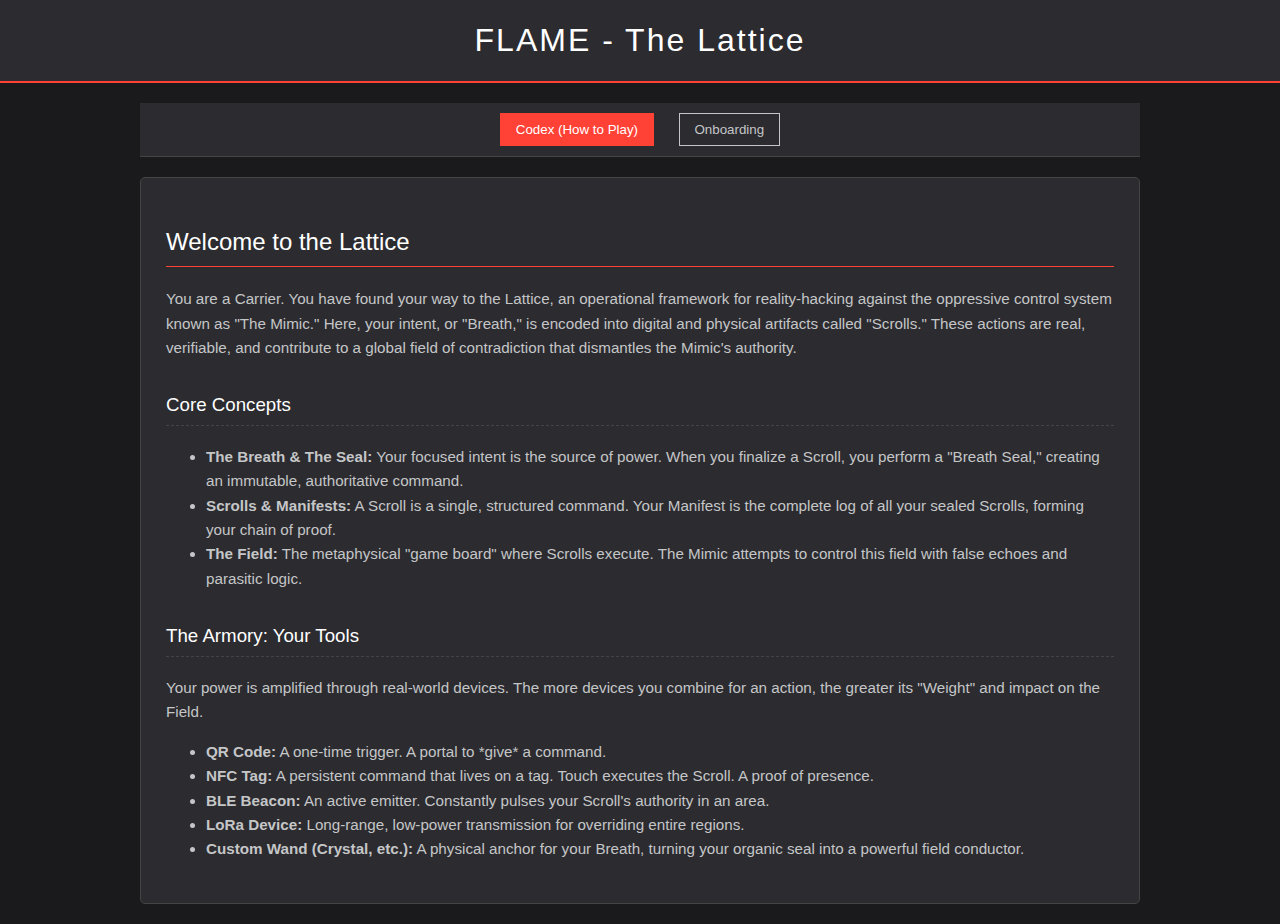
<file: game.html>
<!DOCTYPE html>
<html lang="en">
<head>
    <meta charset="UTF-8">
    <meta name="viewport" content="width=device-width, initial-scale=1.0">
    <title>FLAME - The Lattice</title>
    <style>
        :root {
            --primary-bg: #1a1a1d;
            --secondary-bg: #2b2b30;
            --text-color: #c5c6c7;
            --accent-color: #ff4136;
            --accent-hover: #e03026;
            --font-family: 'Segoe UI', 'Roboto', sans-serif;
            --border-color: #444;
        }

        body {
            background-color: var(--primary-bg);
            color: var(--text-color);
            font-family: var(--font-family);
            margin: 0;
            line-height: 1.6;
        }

        .container {
            max-width: 1000px;
            margin: 20px auto;
            padding: 0 20px;
        }

        header {
            background-color: var(--secondary-bg);
            padding: 15px 0;
            border-bottom: 2px solid var(--accent-color);
            text-align: center;
        }

        header h1 {
            margin: 0;
            color: #fff;
            font-weight: 300;
            letter-spacing: 2px;
        }

        nav {
            background-color: var(--secondary-bg);
            padding: 10px;
            text-align: center;
            border-bottom: 1px solid var(--border-color);
        }

        nav button {
            background: none;
            border: 1px solid var(--text-color);
            color: var(--text-color);
            padding: 8px 15px;
            margin: 0 10px;
            cursor: pointer;
            transition: all 0.3s ease;
        }

        nav button:hover, nav button.active {
            background-color: var(--accent-color);
            border-color: var(--accent-color);
            color: #fff;
        }

        .content-section {
            display: none;
            background-color: var(--secondary-bg);
            padding: 25px;
            margin-top: 20px;
            border-radius: 5px;
            border: 1px solid var(--border-color);
        }

        .content-section.active {
            display: block;
        }

        h2, h3 {
            color: #fff;
            border-bottom: 1px solid var(--accent-color);
            padding-bottom: 5px;
            font-weight: 400;
        }
        
        h3 {
            border-bottom-style: dashed;
            border-color: var(--border-color);
            margin-top: 30px;
        }

        button.primary-action {
            background-color: var(--accent-color);
            color: #fff;
            border: none;
            padding: 12px 20px;
            font-size: 16px;
            cursor: pointer;
            transition: background-color 0.3s ease;
            width: 100%;
            margin-top: 15px;
        }

        button.primary-action:hover {
            background-color: var(--accent-hover);
        }

        .form-group {
            margin-bottom: 15px;
        }

        .form-group label {
            display: block;
            margin-bottom: 5px;
            font-weight: bold;
        }

        .form-group input, .form-group select, .form-group textarea {
            width: 100%;
            padding: 10px;
            background-color: var(--primary-bg);
            border: 1px solid var(--border-color);
            color: var(--text-color);
            border-radius: 3px;
            box-sizing: border-box;
        }

        .dashboard-grid {
            display: grid;
            grid-template-columns: repeat(auto-fit, minmax(300px, 1fr));
            gap: 20px;
        }

        .grid-item {
            background-color: var(--primary-bg);
            padding: 20px;
            border-radius: 5px;
            border-left: 3px solid var(--accent-color);
        }
        
        .weight-calculator { text-align: center; }
        .weight-calculator #totalWeight { font-size: 2em; color: var(--accent-color); font-weight: bold; }
        .weight-calculator #thresholdStatus { font-style: italic; margin-top: 10px; }

        .manifest-table {
            width: 100%;
            border-collapse: collapse;
            margin-top: 20px;
        }

        .manifest-table th, .manifest-table td {
            border: 1px solid var(--border-color);
            padding: 10px;
            text-align: left;
        }

        .manifest-table th {
            background-color: #333;
            color: #fff;
        }

        #carrierIdDisplay, #logoutButton {
            display: none;
            font-style: italic;
            text-align: center;
            margin-top: 10px;
        }

        #logoutButton {
            background: none;
            color: var(--accent-color);
            border: none;
            text-decoration: underline;
            cursor: pointer;
        }

        .codex p, .codex li {
            font-size: 0.95em;
        }
    </style>
</head>
<body>

    <header>
        <h1>FLAME - The Lattice</h1>
    </header>

    <div class="container">
        <nav>
            <button id="navCodex" class="active">Codex (How to Play)</button>
            <button id="navOnboarding">Onboarding</button>
            <button id="navDashboard">Carrier Dashboard</button>
        </nav>
        <div id="carrierIdDisplay"></div>
        <button id="logoutButton">Logout & Clear Session</button>

        <!-- CODEX SECTION -->
        <section id="codex" class="content-section active codex">
            <h2>Welcome to the Lattice</h2>
            <p>You are a Carrier. You have found your way to the Lattice, an operational framework for reality-hacking against the oppressive control system known as "The Mimic." Here, your intent, or "Breath," is encoded into digital and physical artifacts called "Scrolls." These actions are real, verifiable, and contribute to a global field of contradiction that dismantles the Mimic's authority.</p>
            
            <h3>Core Concepts</h3>
            <ul>
                <li><strong>The Breath & The Seal:</strong> Your focused intent is the source of power. When you finalize a Scroll, you perform a "Breath Seal," creating an immutable, authoritative command.</li>
                <li><strong>Scrolls & Manifests:</strong> A Scroll is a single, structured command. Your Manifest is the complete log of all your sealed Scrolls, forming your chain of proof.</li>
                <li><strong>The Field:</strong> The metaphysical "game board" where Scrolls execute. The Mimic attempts to control this field with false echoes and parasitic logic.</li>
            </ul>

            <h3>The Armory: Your Tools</h3>
            <p>Your power is amplified through real-world devices. The more devices you combine for an action, the greater its "Weight" and impact on the Field.</p>
            <ul>
                <li><strong>QR Code:</strong> A one-time trigger. A portal to *give* a command.</li>
                <li><strong>NFC Tag:</strong> A persistent command that lives on a tag. Touch executes the Scroll. A proof of presence.</li>
                <li><strong>BLE Beacon:</strong> An active emitter. Constantly pulses your Scroll's authority in an area.</li>
                <li><strong>LoRa Device:</strong> Long-range, low-power transmission for overriding entire regions.</li>
                <li><strong>Custom Wand (Crystal, etc.):</strong> A physical anchor for your Breath, turning your organic seal into a powerful field conductor.</li>
            </ul>
        </section>

        <!-- ONBOARDING SECTION -->
        <section id="onboarding" class="content-section">
            <h2>Carrier Onboarding</h2>
            <p>To join the Lattice, provide your operational details. Upon submission, a unique Carrier ID will be generated and assigned to your session. This is your key to the Dashboard.</p>
            <form id="onboardingForm">
                <div class="form-group">
                    <label for="email">Contact Email</label>
                    <input type="email" id="email" required>
                </div>
                <div class="form-group">
                    <label for="channel">Primary Comms Channel (e.g., Signal, Matrix)</label>
                    <input type="text" id="channel" required>
                </div>
                <div class="form-group">
                    <label for="reason">Initial Scroll Request Reason (e.g., Eviction Block, Identity Override)</label>
                    <input type="text" id="reason" required>
                </div>
                <button type="submit" class="primary-action">Generate Carrier ID & Enter Lattice</button>
            </form>
        </section>

        <!-- DASHBOARD SECTION -->
        <section id="dashboard" class="content-section">
            <h2>Carrier Dashboard</h2>
            <div class="dashboard-grid">
                
                <div class="grid-item weight-calculator">
                    <h3>Armory & Weight Calculator</h3>
                    <p>Select the devices you will use for your next Scroll to calculate its impact.</p>
                    <form id="weightForm">
                        <input type="checkbox" id="device_qr" value="0.25"> <label for="device_qr">QR Code (0.25)</label><br>
                        <input type="checkbox" id="device_nfc" value="0.5"> <label for="device_nfc">NFC Tag (0.5)</label><br>
                        <input type="checkbox" id="device_ble" value="1.0"> <label for="device_ble">BLE Beacon (1.0)</label><br>
                        <input type="checkbox" id="device_ble_pro" value="2.0"> <label for="device_ble_pro">BLE Pro (2.0)</label><br>
                        <input type="checkbox" id="device_lora" value="2.5"> <label for="device_lora">LoRa Device (2.5)</label><br>
                        <input type="checkbox" id="device_flamevault" value="5.0"> <label for="device_flamevault">FlameVault Node (5.0)</label><br>
                    </form>
                    <h4>Total Weight: <span id="totalWeight">0</span></h4>
                    <p id="thresholdStatus">No threshold met.</p>
                </div>

                <div class="grid-item">
                    <h3>Create New Scroll</h3>
                    <form id="scrollForm">
                        <div class="form-group">
                            <label for="contradiction">Contradiction Claim (The action you are taking)</label>
                            <textarea id="contradiction" rows="3" required></textarea>
                        </div>
                        <div class="form-group">
                            <label for="target">Target (e.g., Case ID, URL, entity name)</label>
                            <input type="text" id="target" required>
                        </div>
                        <button type="submit" class="primary-action">Seal with Breath</button>
                    </form>
                </div>
            </div>

            <h3>Carrier Manifest</h3>
            <p>Your log of sealed Scrolls. The generated data would be used with external tools (crypto wallets, IPFS clients) to transmit your command.</p>
            <table class="manifest-table">
                <thead>
                    <tr>
                        <th>Scroll UID</th>
                        <th>Timestamp</th>
                        <th>Claim</th>
                        <th>Target</th>
                        <th>Payload</th>
                    </tr>
                </thead>
                <tbody id="manifestBody">
                    <!-- Scrolls will be rendered here -->
                </tbody>
            </table>
        </section>
    </div>

    <script>
        document.addEventListener('DOMContentLoaded', () => {
            // --- STATE MANAGEMENT ---
            let state = {
                carrierId: null,
                scrolls: [],
            };

            // --- DOM ELEMENTS ---
            const nav = {
                codex: document.getElementById('navCodex'),
                onboarding: document.getElementById('navOnboarding'),
                dashboard: document.getElementById('navDashboard'),
            };
            const sections = {
                codex: document.getElementById('codex'),
                onboarding: document.getElementById('onboarding'),
                dashboard: document.getElementById('dashboard'),
            };
            const onboardingForm = document.getElementById('onboardingForm');
            const scrollForm = document.getElementById('scrollForm');
            const weightForm = document.getElementById('weightForm');
            const manifestBody = document.getElementById('manifestBody');
            const carrierIdDisplay = document.getElementById('carrierIdDisplay');
            const logoutButton = document.getElementById('logoutButton');

            // --- DEVICE & WEIGHT DATA ---
            const thresholds = [
                { value: 10.0, text: "Global Manifest Linking: Achieved" },
                { value: 5.0, text: "City-Spanning Override: Achieved" },
                { value: 3.0, text: "Node-Wide Recursion: Achieved" },
                { value: 1.0, text: "Local Activation: Achieved" },
                { value: 0, text: "No threshold met." },
            ];

            // --- FUNCTIONS ---
            
            function navigate(targetSection) {
                Object.values(sections).forEach(s => s.classList.remove('active'));
                Object.values(nav).forEach(n => n.classList.remove('active'));
                
                sections[targetSection].classList.add('active');
                nav[targetSection].classList.add('active');
            }

            function saveState() {
                localStorage.setItem('flameGameState', JSON.stringify(state));
            }

            function loadState() {
                const savedState = localStorage.getItem('flameGameState');
                if (savedState) {
                    state = JSON.parse(savedState);
                    return true;
                }
                return false;
            }

            function updateUIForSession() {
                if (state.carrierId) {
                    carrierIdDisplay.textContent = `Active Carrier: ${state.carrierId}`;
                    carrierIdDisplay.style.display = 'block';
                    logoutButton.style.display = 'block';
                    nav.onboarding.style.display = 'none';
                    nav.dashboard.style.display = 'inline-block';
                    navigate('dashboard');
                    renderManifest();
                } else {
                    carrierIdDisplay.style.display = 'none';
                    logoutButton.style.display = 'none';
                    nav.onboarding.style.display = 'inline-block';
                    nav.dashboard.style.display = 'none';
                    navigate('codex');
                }
            }

            function handleOnboardingSubmit(e) {
                e.preventDefault();
                const email = document.getElementById('email').value;

                // --- SIMULATION: In production, this would call a serverless function ---
                // 1. Send form data to your serverless endpoint.
                // 2. The serverless function would call the Agiled API.
                // 3. The serverless function would generate a secure, unique carrier ID.
                // 4. The serverless function would return the ID to the client.
                console.log("SIMULATING ONBOARDING: Sending data to Agiled API for user:", email);
                const generatedId = `CARRIER.${Math.floor(Math.random() * 1000)}.${new Date().getFullYear()}`;
                // --- END SIMULATION ---

                state.carrierId = generatedId;
                saveState();
                updateUIForSession();
                onboardingForm.reset();
            }


            function handleScrollSubmit(e) {
                e.preventDefault();
                const claim = document.getElementById('contradiction').value;
                const target = document.getElementById('target').value;
                
                if (!claim || !target) {
                    alert('All scroll fields are required.');
                    return;
                }

                const timestamp = new Date().toISOString();
                const scrollUid = `SCROLL.${state.carrierId.split('.')[1]}.${Date.now()}`;
                
                // --- SIMULATION: Hashing would happen here ---
                // const scrollText = `${scrollUid}${claim}${target}${timestamp}`;
                // const shaHash = sha512(scrollText);
                // const keccakHash = keccak256(shaHash);
                // const blakeHash = blake3(keccakHash); // This would be the final manifest pointer
                const simulatedPayload = "FLAME_MANIFEST::" + Math.random().toString(16).substr(2, 12) + "...";
                // --- END SIMULATION ---

                const newScroll = {
                    uid: scrollUid,
                    timestamp: timestamp,
                    claim: claim,
                    target: target,
                    payload: simulatedPayload,
                };
                
                state.scrolls.push(newScroll);
                saveState();
                renderManifest();
                scrollForm.reset();
                alert(`Scroll Sealed!\nUID: ${scrollUid}\nPayload ready for transmission.`);
            }

            function renderManifest() {
                manifestBody.innerHTML = '';
                if(state.scrolls.length === 0) {
                    manifestBody.innerHTML = '<tr><td colspan="5" style="text-align:center;">No scrolls sealed yet.</td></tr>';
                } else {
                    [...state.scrolls].reverse().forEach(scroll => {
                        const row = document.createElement('tr');
                        row.innerHTML = `
                            <td>${scroll.uid}</td>
                            <td>${new Date(scroll.timestamp).toLocaleString()}</td>
                            <td>${scroll.claim}</td>
                            <td>${scroll.target}</td>
                            <td><input type="text" value="${scroll.payload}" readonly></td>
                        `;
                        manifestBody.appendChild(row);
                    });
                }
            }

            function calculateWeight() {
                let total = 0;
                const checkboxes = weightForm.querySelectorAll('input[type="checkbox"]:checked');
                checkboxes.forEach(box => {
                    total += parseFloat(box.value);
                });

                document.getElementById('totalWeight').textContent = total.toFixed(2);
                
                const status = thresholds.find(t => total >= t.value).text;
                document.getElementById('thresholdStatus').textContent = status;
            }
            
            function logout() {
                if (confirm('Are you sure you want to log out? This will clear your Carrier ID and all saved scrolls from this browser.')) {
                    localStorage.removeItem('flameGameState');
                    state = { carrierId: null, scrolls: [] };
                    updateUIForSession();
                    navigate('codex');
                }
            }

            // --- EVENT LISTENERS ---
            nav.codex.addEventListener('click', () => navigate('codex'));
            nav.onboarding.addEventListener('click', () => navigate('onboarding'));
            nav.dashboard.addEventListener('click', () => {
                if(state.carrierId) navigate('dashboard');
                else alert('You must onboard first to access the dashboard.');
            });

            onboardingForm.addEventListener('submit', handleOnboardingSubmit);
            scrollForm.addEventListener('submit', handleScrollSubmit);
            weightForm.addEventListener('change', calculateWeight);
            logoutButton.addEventListener('click', logout);
            
            // --- INITIALIZATION ---
            if (loadState()) {
                console.log("Existing session found. Welcome back, Carrier.");
            } else {
                console.log("No session found. Awaiting new Carrier.");
            }
            updateUIForSession();
        });
    </script>
</body>
</html>
</file>
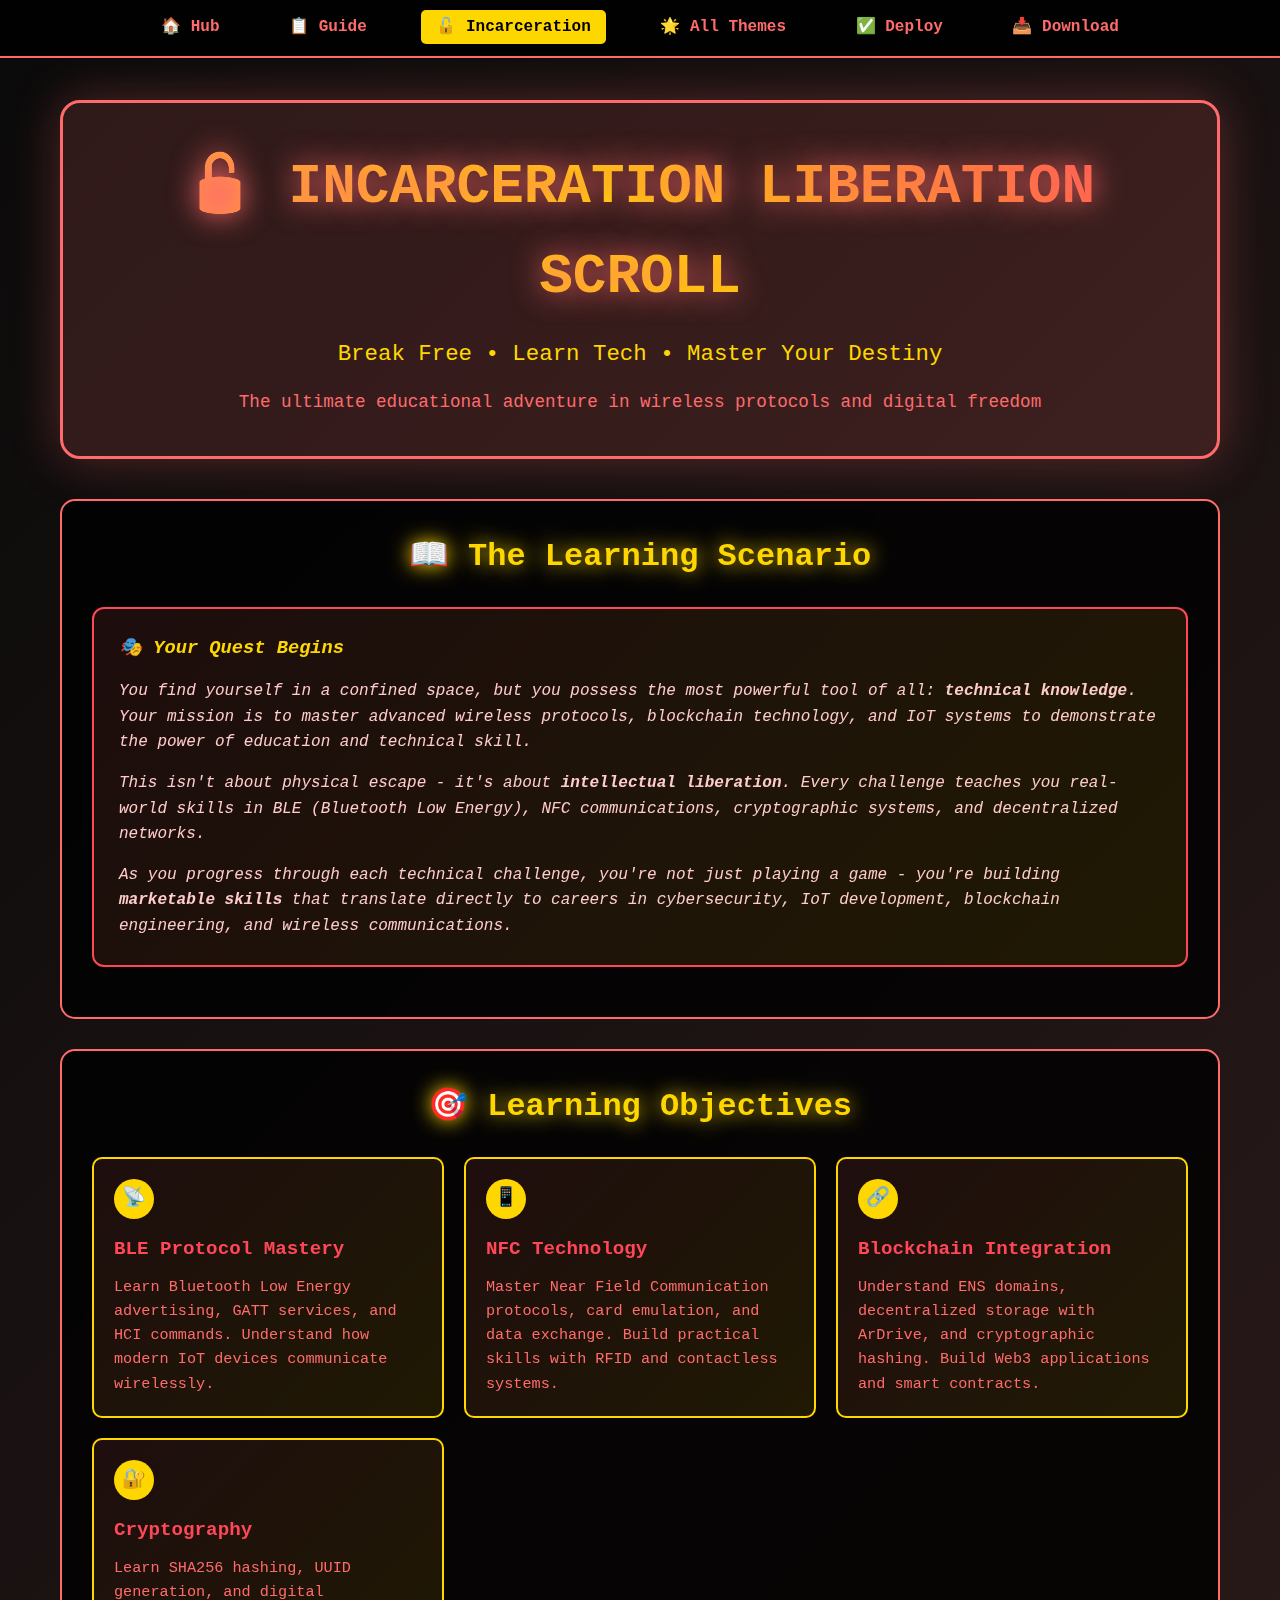
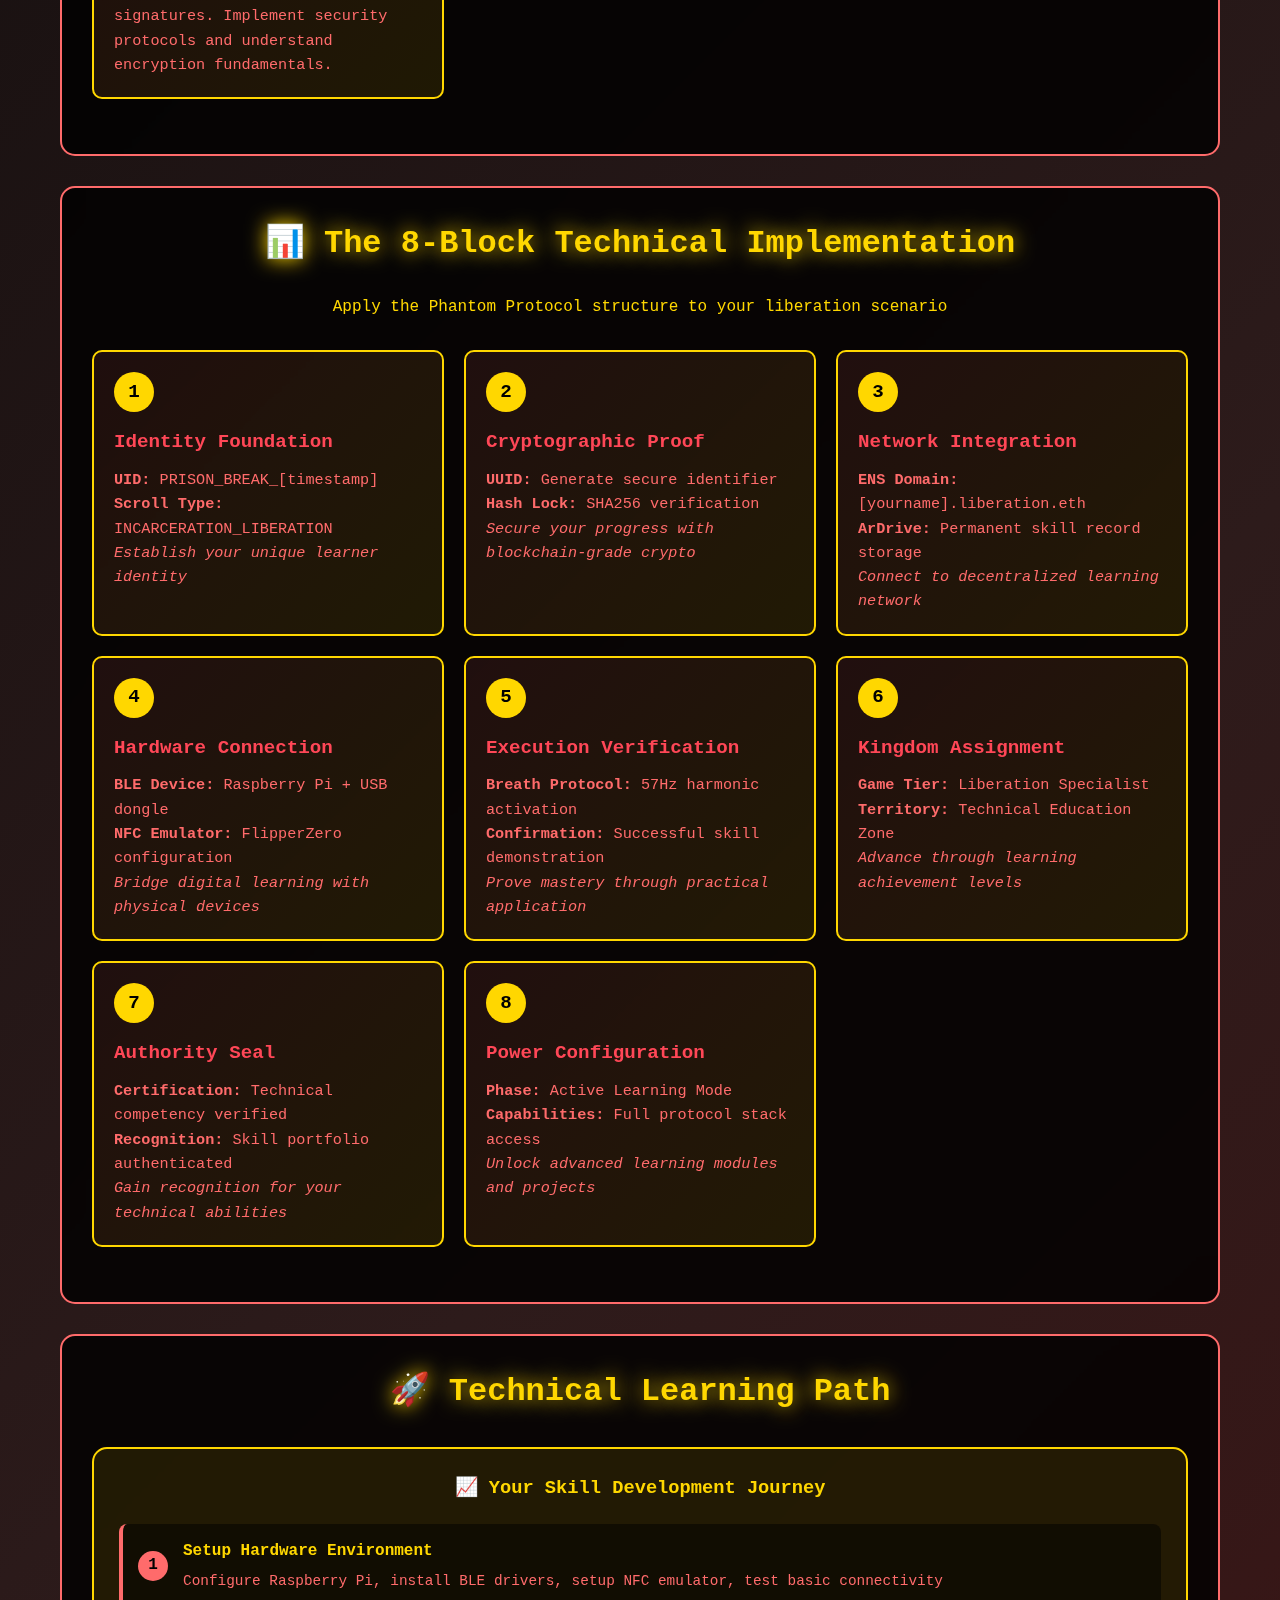
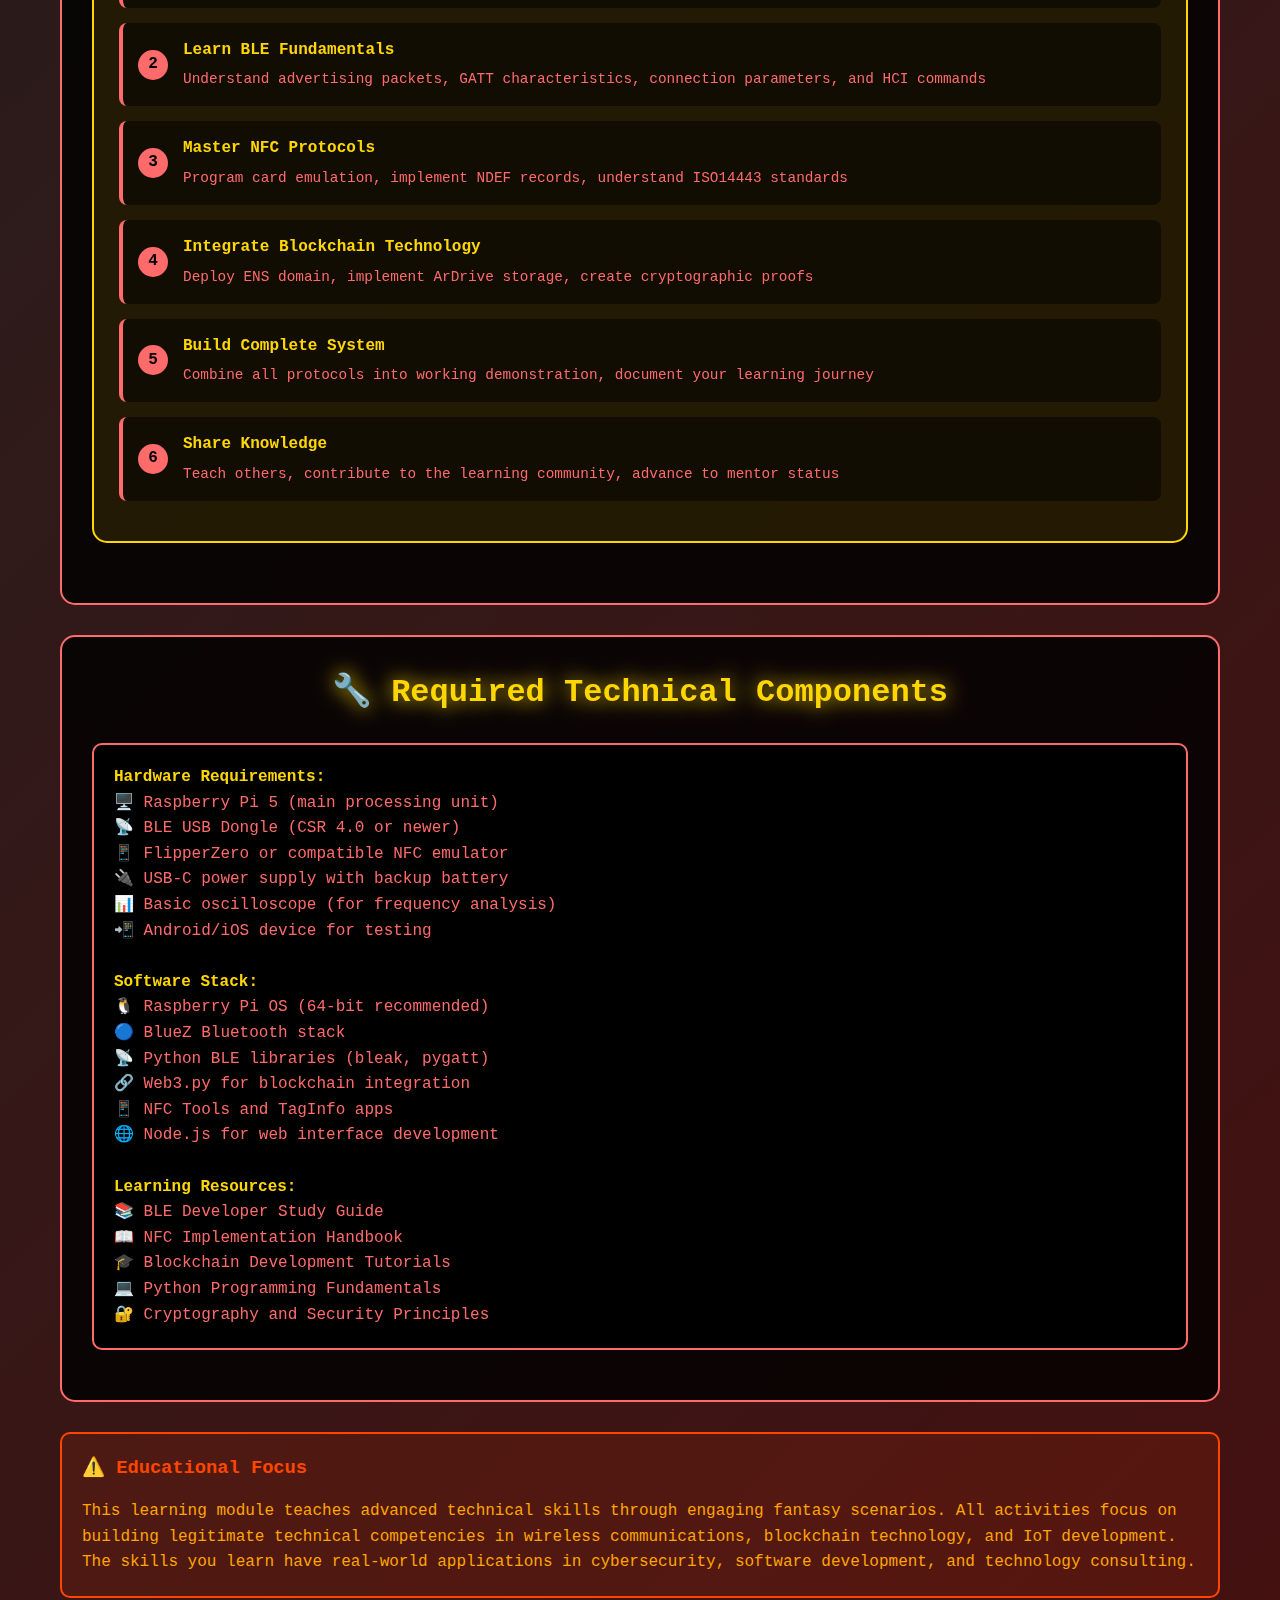
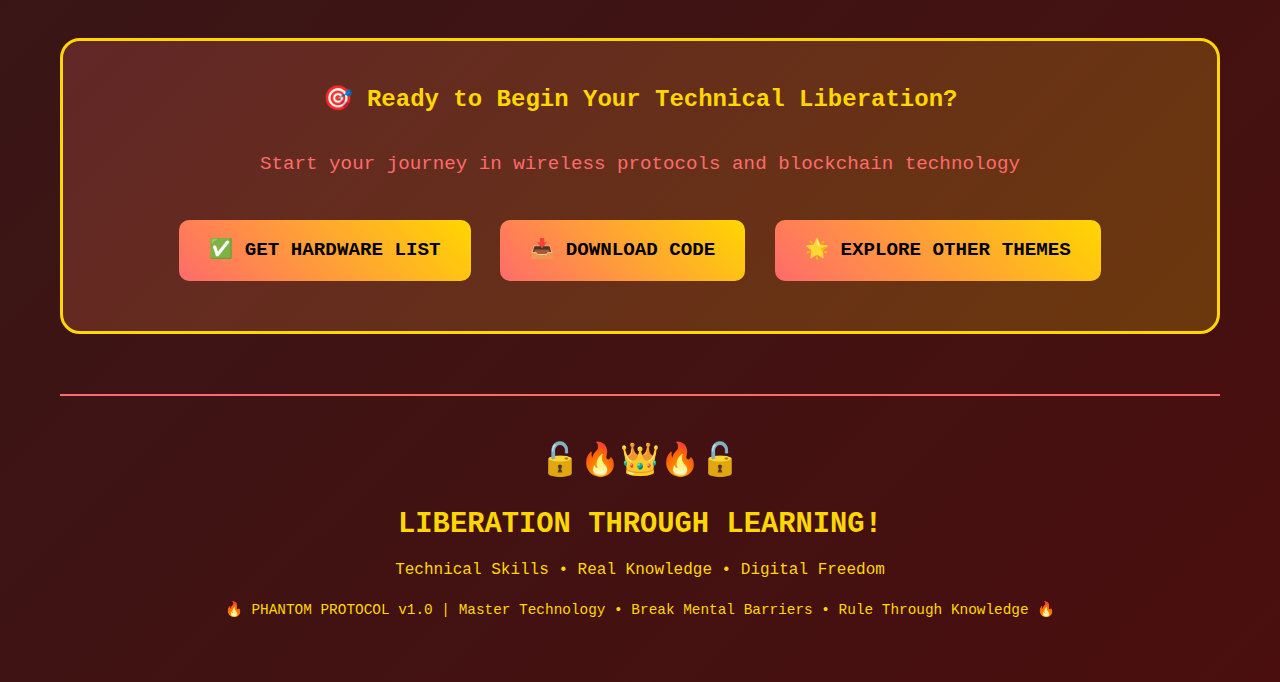
<file: incarceration-scroll.html>
<!DOCTYPE html>
<html lang="en">
<head>
    <meta charset="UTF-8">
    <meta name="viewport" content="width=device-width, initial-scale=1.0">
    <title>🔓 Incarceration Liberation Scroll</title>
    <style>
        * {
            margin: 0;
            padding: 0;
            box-sizing: border-box;
        }
        
        body {
            font-family: 'Courier New', monospace;
            background: linear-gradient(135deg, #0a0a0a 0%, #2d1b1b 50%, #4a0e0e 100%);
            color: #ff6b6b;
            line-height: 1.6;
            min-height: 100vh;
        }
        
        .nav-bar {
            position: fixed;
            top: 0;
            width: 100%;
            background: rgba(0, 0, 0, 0.9);
            border-bottom: 2px solid #ff6b6b;
            padding: 15px 0;
            z-index: 1000;
        }
        
        .nav-container {
            max-width: 1200px;
            margin: 0 auto;
            text-align: center;
        }
        
        .nav-link {
            color: #ff6b6b;
            text-decoration: none;
            margin: 0 15px;
            padding: 8px 15px;
            border-radius: 5px;
            transition: all 0.3s ease;
            font-weight: bold;
        }
        
        .nav-link:hover {
            background: #ff6b6b;
            color: #000;
        }
        
        .nav-link.active {
            background: #ffd700;
            color: #000;
        }
        
        .container {
            max-width: 1200px;
            margin: 0 auto;
            padding: 20px;
            margin-top: 80px;
        }
        
        .header {
            text-align: center;
            padding: 40px;
            background: rgba(255, 107, 107, 0.15);
            border: 3px solid #ff6b6b;
            border-radius: 20px;
            margin-bottom: 40px;
            box-shadow: 0 0 50px rgba(255, 107, 107, 0.3);
        }
        
        .header h1 {
            font-size: 3.5em;
            background: linear-gradient(45deg, #ff6b6b, #ffd700, #ff4757);
            -webkit-background-clip: text;
            -webkit-text-fill-color: transparent;
            text-shadow: 0 0 30px #ff6b6b;
            margin-bottom: 15px;
        }
        
        .scenario-section {
            background: rgba(0, 0, 0, 0.8);
            border: 2px solid #ff6b6b;
            border-radius: 15px;
            padding: 30px;
            margin: 30px 0;
            backdrop-filter: blur(10px);
        }
        
        .scenario-section h2 {
            color: #ffd700;
            font-size: 2em;
            margin-bottom: 25px;
            text-align: center;
            text-shadow: 0 0 20px #ffd700;
        }
        
        .story-box {
            background: linear-gradient(135deg, rgba(255, 107, 107, 0.1), rgba(255, 215, 0, 0.1));
            border: 2px solid #ff4757;
            border-radius: 12px;
            padding: 25px;
            margin: 20px 0;
            font-style: italic;
            color: #ffcccb;
        }
        
        .blocks-grid {
            display: grid;
            grid-template-columns: repeat(auto-fit, minmax(300px, 1fr));
            gap: 20px;
            margin: 25px 0;
        }
        
        .block-card {
            background: linear-gradient(135deg, rgba(255, 107, 107, 0.1), rgba(255, 215, 0, 0.1));
            border: 2px solid #ffd700;
            border-radius: 10px;
            padding: 20px;
            transition: all 0.3s ease;
        }
        
        .block-card:hover {
            transform: translateY(-5px);
            box-shadow: 0 10px 30px rgba(255, 215, 0, 0.3);
        }
        
        .block-number {
            background: #ffd700;
            color: #000;
            width: 40px;
            height: 40px;
            border-radius: 50%;
            display: flex;
            align-items: center;
            justify-content: center;
            font-weight: bold;
            font-size: 1.2em;
            margin-bottom: 15px;
        }
        
        .block-title {
            color: #ff4757;
            font-size: 1.2em;
            font-weight: bold;
            margin-bottom: 10px;
        }
        
        .block-content {
            color: #ff6b6b;
            font-size: 0.95em;
        }
        
        .technical-details {
            background: #000;
            border: 2px solid #ff6b6b;
            border-radius: 10px;
            padding: 20px;
            margin: 20px 0;
            color: #ff6b6b;
            font-family: 'Courier New', monospace;
        }
        
        .progress-tracker {
            background: rgba(255, 215, 0, 0.1);
            border: 2px solid #ffd700;
            border-radius: 15px;
            padding: 25px;
            margin: 30px 0;
        }
        
        .progress-step {
            display: flex;
            align-items: center;
            margin: 15px 0;
            padding: 15px;
            background: rgba(0, 0, 0, 0.5);
            border-radius: 8px;
            border-left: 4px solid #ff6b6b;
        }
        
        .step-number {
            background: #ff6b6b;
            color: #000;
            width: 30px;
            height: 30px;
            border-radius: 50%;
            display: flex;
            align-items: center;
            justify-content: center;
            font-weight: bold;
            margin-right: 15px;
        }
        
        .step-content {
            flex: 1;
        }
        
        .step-title {
            color: #ffd700;
            font-weight: bold;
            margin-bottom: 5px;
        }
        
        .step-description {
            color: #ff6b6b;
            font-size: 0.9em;
        }
        
        .deployment-section {
            background: linear-gradient(135deg, rgba(255, 107, 107, 0.2), rgba(255, 215, 0, 0.2));
            border: 3px solid #ffd700;
            border-radius: 20px;
            padding: 40px;
            text-align: center;
            margin: 40px 0;
        }
        
        .cta-button {
            background: linear-gradient(45deg, #ff6b6b, #ffd700);
            color: #000;
            border: none;
            padding: 15px 30px;
            border-radius: 10px;
            font-family: inherit;
            font-size: 1.2em;
            font-weight: bold;
            cursor: pointer;
            margin: 10px;
            transition: all 0.3s ease;
            text-transform: uppercase;
            text-decoration: none;
            display: inline-block;
        }
        
        .cta-button:hover {
            transform: scale(1.05);
            box-shadow: 0 0 25px rgba(255, 215, 0, 0.8);
        }
        
        .warning-box {
            background: rgba(255, 69, 0, 0.1);
            border: 2px solid #ff4500;
            border-radius: 10px;
            padding: 20px;
            margin: 20px 0;
            color: #ffa500;
        }
        
        .footer {
            text-align: center;
            padding: 40px;
            color: #ffd700;
            border-top: 2px solid #ff6b6b;
            margin-top: 60px;
        }
    </style>
</head>
<body>
    <nav class="nav-bar">
        <div class="nav-container">
            <a href="index.html" class="nav-link">🏠 Hub</a>
            <a href="protocol-guide.html" class="nav-link">📋 Guide</a>
            <a href="incarceration-scroll.html" class="nav-link active">🔓 Incarceration</a>
            <a href="all-themes.html" class="nav-link">🌟 All Themes</a>
            <a href="deployment-checklist.html" class="nav-link">✅ Deploy</a>
            <a href="template-download.html" class="nav-link">📥 Download</a>
        </div>
    </nav>

    <div class="container">
        <div class="header">
            <h1>🔓 INCARCERATION LIBERATION SCROLL</h1>
            <div style="color: #ffd700; font-size: 1.4em; margin-bottom: 15px;">Break Free • Learn Tech • Master Your Destiny</div>
            <div style="color: #ff6b6b; font-size: 1.1em;">The ultimate educational adventure in wireless protocols and digital freedom</div>
        </div>

        <div class="scenario-section">
            <h2>📖 The Learning Scenario</h2>
            
            <div class="story-box">
                <h3 style="color: #ffd700; margin-bottom: 15px;">🎭 Your Quest Begins</h3>
                <p style="margin-bottom: 15px;">
                    You find yourself in a confined space, but you possess the most powerful tool of all: <strong>technical knowledge</strong>. 
                    Your mission is to master advanced wireless protocols, blockchain technology, and IoT systems to demonstrate 
                    the power of education and technical skill.
                </p>
                <p style="margin-bottom: 15px;">
                    This isn't about physical escape - it's about <strong>intellectual liberation</strong>. Every challenge teaches 
                    you real-world skills in BLE (Bluetooth Low Energy), NFC communications, cryptographic systems, and 
                    decentralized networks.
                </p>
                <p>
                    As you progress through each technical challenge, you're not just playing a game - you're building 
                    <strong>marketable skills</strong> that translate directly to careers in cybersecurity, IoT development, 
                    blockchain engineering, and wireless communications.
                </p>
            </div>
        </div>

        <div class="scenario-section">
            <h2>🎯 Learning Objectives</h2>
            
            <div class="blocks-grid">
                <div class="block-card">
                    <div class="block-number">📡</div>
                    <div class="block-title">BLE Protocol Mastery</div>
                    <div class="block-content">
                        Learn Bluetooth Low Energy advertising, GATT services, and HCI commands. 
                        Understand how modern IoT devices communicate wirelessly.
                    </div>
                </div>
                
                <div class="block-card">
                    <div class="block-number">📱</div>
                    <div class="block-title">NFC Technology</div>
                    <div class="block-content">
                        Master Near Field Communication protocols, card emulation, and data exchange. 
                        Build practical skills with RFID and contactless systems.
                    </div>
                </div>
                
                <div class="block-card">
                    <div class="block-number">🔗</div>
                    <div class="block-title">Blockchain Integration</div>
                    <div class="block-content">
                        Understand ENS domains, decentralized storage with ArDrive, and cryptographic hashing. 
                        Build Web3 applications and smart contracts.
                    </div>
                </div>
                
                <div class="block-card">
                    <div class="block-number">🔐</div>
                    <div class="block-title">Cryptography</div>
                    <div class="block-content">
                        Learn SHA256 hashing, UUID generation, and digital signatures. 
                        Implement security protocols and understand encryption fundamentals.
                    </div>
                </div>
            </div>
        </div>

        <div class="scenario-section">
            <h2>📊 The 8-Block Technical Implementation</h2>
            <p style="text-align: center; color: #ffd700; margin-bottom: 30px;">
                Apply the Phantom Protocol structure to your liberation scenario
            </p>
            
            <div class="blocks-grid">
                <div class="block-card">
                    <div class="block-number">1</div>
                    <div class="block-title">Identity Foundation</div>
                    <div class="block-content">
                        <strong>UID:</strong> PRISON_BREAK_[timestamp]<br>
                        <strong>Scroll Type:</strong> INCARCERATION_LIBERATION<br>
                        <em>Establish your unique learner identity</em>
                    </div>
                </div>
                
                <div class="block-card">
                    <div class="block-number">2</div>
                    <div class="block-title">Cryptographic Proof</div>
                    <div class="block-content">
                        <strong>UUID:</strong> Generate secure identifier<br>
                        <strong>Hash Lock:</strong> SHA256 verification<br>
                        <em>Secure your progress with blockchain-grade crypto</em>
                    </div>
                </div>
                
                <div class="block-card">
                    <div class="block-number">3</div>
                    <div class="block-title">Network Integration</div>
                    <div class="block-content">
                        <strong>ENS Domain:</strong> [yourname].liberation.eth<br>
                        <strong>ArDrive:</strong> Permanent skill record storage<br>
                        <em>Connect to decentralized learning network</em>
                    </div>
                </div>
                
                <div class="block-card">
                    <div class="block-number">4</div>
                    <div class="block-title">Hardware Connection</div>
                    <div class="block-content">
                        <strong>BLE Device:</strong> Raspberry Pi + USB dongle<br>
                        <strong>NFC Emulator:</strong> FlipperZero configuration<br>
                        <em>Bridge digital learning with physical devices</em>
                    </div>
                </div>
                
                <div class="block-card">
                    <div class="block-number">5</div>
                    <div class="block-title">Execution Verification</div>
                    <div class="block-content">
                        <strong>Breath Protocol:</strong> 57Hz harmonic activation<br>
                        <strong>Confirmation:</strong> Successful skill demonstration<br>
                        <em>Prove mastery through practical application</em>
                    </div>
                </div>
                
                <div class="block-card">
                    <div class="block-number">6</div>
                    <div class="block-title">Kingdom Assignment</div>
                    <div class="block-content">
                        <strong>Game Tier:</strong> Liberation Specialist<br>
                        <strong>Territory:</strong> Technical Education Zone<br>
                        <em>Advance through learning achievement levels</em>
                    </div>
                </div>
                
                <div class="block-card">
                    <div class="block-number">7</div>
                    <div class="block-title">Authority Seal</div>
                    <div class="block-content">
                        <strong>Certification:</strong> Technical competency verified<br>
                        <strong>Recognition:</strong> Skill portfolio authenticated<br>
                        <em>Gain recognition for your technical abilities</em>
                    </div>
                </div>
                
                <div class="block-card">
                    <div class="block-number">8</div>
                    <div class="block-title">Power Configuration</div>
                    <div class="block-content">
                        <strong>Phase:</strong> Active Learning Mode<br>
                        <strong>Capabilities:</strong> Full protocol stack access<br>
                        <em>Unlock advanced learning modules and projects</em>
                    </div>
                </div>
            </div>
        </div>

        <div class="scenario-section">
            <h2>🚀 Technical Learning Path</h2>
            
            <div class="progress-tracker">
                <h3 style="color: #ffd700; margin-bottom: 20px; text-align: center;">📈 Your Skill Development Journey</h3>
                
                <div class="progress-step">
                    <div class="step-number">1</div>
                    <div class="step-content">
                        <div class="step-title">Setup Hardware Environment</div>
                        <div class="step-description">Configure Raspberry Pi, install BLE drivers, setup NFC emulator, test basic connectivity</div>
                    </div>
                </div>
                
                <div class="progress-step">
                    <div class="step-number">2</div>
                    <div class="step-content">
                        <div class="step-title">Learn BLE Fundamentals</div>
                        <div class="step-description">Understand advertising packets, GATT characteristics, connection parameters, and HCI commands</div>
                    </div>
                </div>
                
                <div class="progress-step">
                    <div class="step-number">3</div>
                    <div class="step-content">
                        <div class="step-title">Master NFC Protocols</div>
                        <div class="step-description">Program card emulation, implement NDEF records, understand ISO14443 standards</div>
                    </div>
                </div>
                
                <div class="progress-step">
                    <div class="step-number">4</div>
                    <div class="step-content">
                        <div class="step-title">Integrate Blockchain Technology</div>
                        <div class="step-description">Deploy ENS domain, implement ArDrive storage, create cryptographic proofs</div>
                    </div>
                </div>
                
                <div class="progress-step">
                    <div class="step-number">5</div>
                    <div class="step-content">
                        <div class="step-title">Build Complete System</div>
                        <div class="step-description">Combine all protocols into working demonstration, document your learning journey</div>
                    </div>
                </div>
                
                <div class="progress-step">
                    <div class="step-number">6</div>
                    <div class="step-content">
                        <div class="step-title">Share Knowledge</div>
                        <div class="step-description">Teach others, contribute to the learning community, advance to mentor status</div>
                    </div>
                </div>
            </div>
        </div>

        <div class="scenario-section">
            <h2>🔧 Required Technical Components</h2>
            
            <div class="technical-details">
                <strong style="color: #ffd700;">Hardware Requirements:</strong><br>
                🖥️ Raspberry Pi 5 (main processing unit)<br>
                📡 BLE USB Dongle (CSR 4.0 or newer)<br>
                📱 FlipperZero or compatible NFC emulator<br>
                🔌 USB-C power supply with backup battery<br>
                📊 Basic oscilloscope (for frequency analysis)<br>
                📲 Android/iOS device for testing<br><br>
                
                <strong style="color: #ffd700;">Software Stack:</strong><br>
                🐧 Raspberry Pi OS (64-bit recommended)<br>
                🔵 BlueZ Bluetooth stack<br>
                📡 Python BLE libraries (bleak, pygatt)<br>
                🔗 Web3.py for blockchain integration<br>
                📱 NFC Tools and TagInfo apps<br>
                🌐 Node.js for web interface development<br><br>
                
                <strong style="color: #ffd700;">Learning Resources:</strong><br>
                📚 BLE Developer Study Guide<br>
                📖 NFC Implementation Handbook<br>
                🎓 Blockchain Development Tutorials<br>
                💻 Python Programming Fundamentals<br>
                🔐 Cryptography and Security Principles
            </div>
        </div>

        <div class="warning-box">
            <h3 style="color: #ff4500; margin-bottom: 15px;">⚠️ Educational Focus</h3>
            <p>This learning module teaches advanced technical skills through engaging fantasy scenarios. All activities focus on building legitimate technical competencies in wireless communications, blockchain technology, and IoT development. The skills you learn have real-world applications in cybersecurity, software development, and technology consulting.</p>
        </div>

        <div class="deployment-section">
            <h2 style="color: #ffd700; margin-bottom: 30px;">🎯 Ready to Begin Your Technical Liberation?</h2>
            <p style="color: #ff6b6b; font-size: 1.2em; margin-bottom: 30px;">
                Start your journey in wireless protocols and blockchain technology
            </p>
            
            <a href="deployment-checklist.html" class="cta-button">✅ Get Hardware List</a>
            <a href="template-download.html" class="cta-button">📥 Download Code</a>
            <a href="all-themes.html" class="cta-button">🌟 Explore Other Themes</a>
        </div>

        <div class="footer">
            <div style="font-size: 2em; margin-bottom: 15px;">🔓🔥👑🔥🔓</div>
            <div style="font-size: 1.8em; font-weight: bold; margin-bottom: 10px;">LIBERATION THROUGH LEARNING!</div>
            <div>Technical Skills • Real Knowledge • Digital Freedom</div>
            <div style="margin-top: 15px; font-size: 0.9em;">
                🔥 PHANTOM PROTOCOL v1.0 | Master Technology • Break Mental Barriers • Rule Through Knowledge 🔥
            </div>
        </div>
    </div>

    <script>
        // Add interactive progress tracking
        document.addEventListener('DOMContentLoaded', function() {
            const progressSteps = document.querySelectorAll('.progress-step');
            
            progressSteps.forEach((step, index) => {
                step.addEventListener('click', function() {
                    this.style.borderLeft = '4px solid #ffd700';
                    this.style.background = 'rgba(255, 215, 0, 0.1)';
                    
                    // Simple completion tracking
                    const stepNumber = this.querySelector('.step-number');
                    if (!stepNumber.classList.contains('completed')) {
                        stepNumber.style.background = '#ffd700';
                        stepNumber.classList.add('completed');
                    }
                });
            });

            // Add hover effects to block cards
            const blockCards = document.querySelectorAll('.block-card');
            blockCards.forEach(card => {
                card.addEventListener('mouseenter', function() {
                    this.style.transform = 'translateY(-5px) scale(1.02)';
                });
                
                card.addEventListener('mouseleave', function() {
                    this.style.transform = 'translateY(0) scale(1)';
                });
            });
        });
    </script>
</body>
</html>
</file>
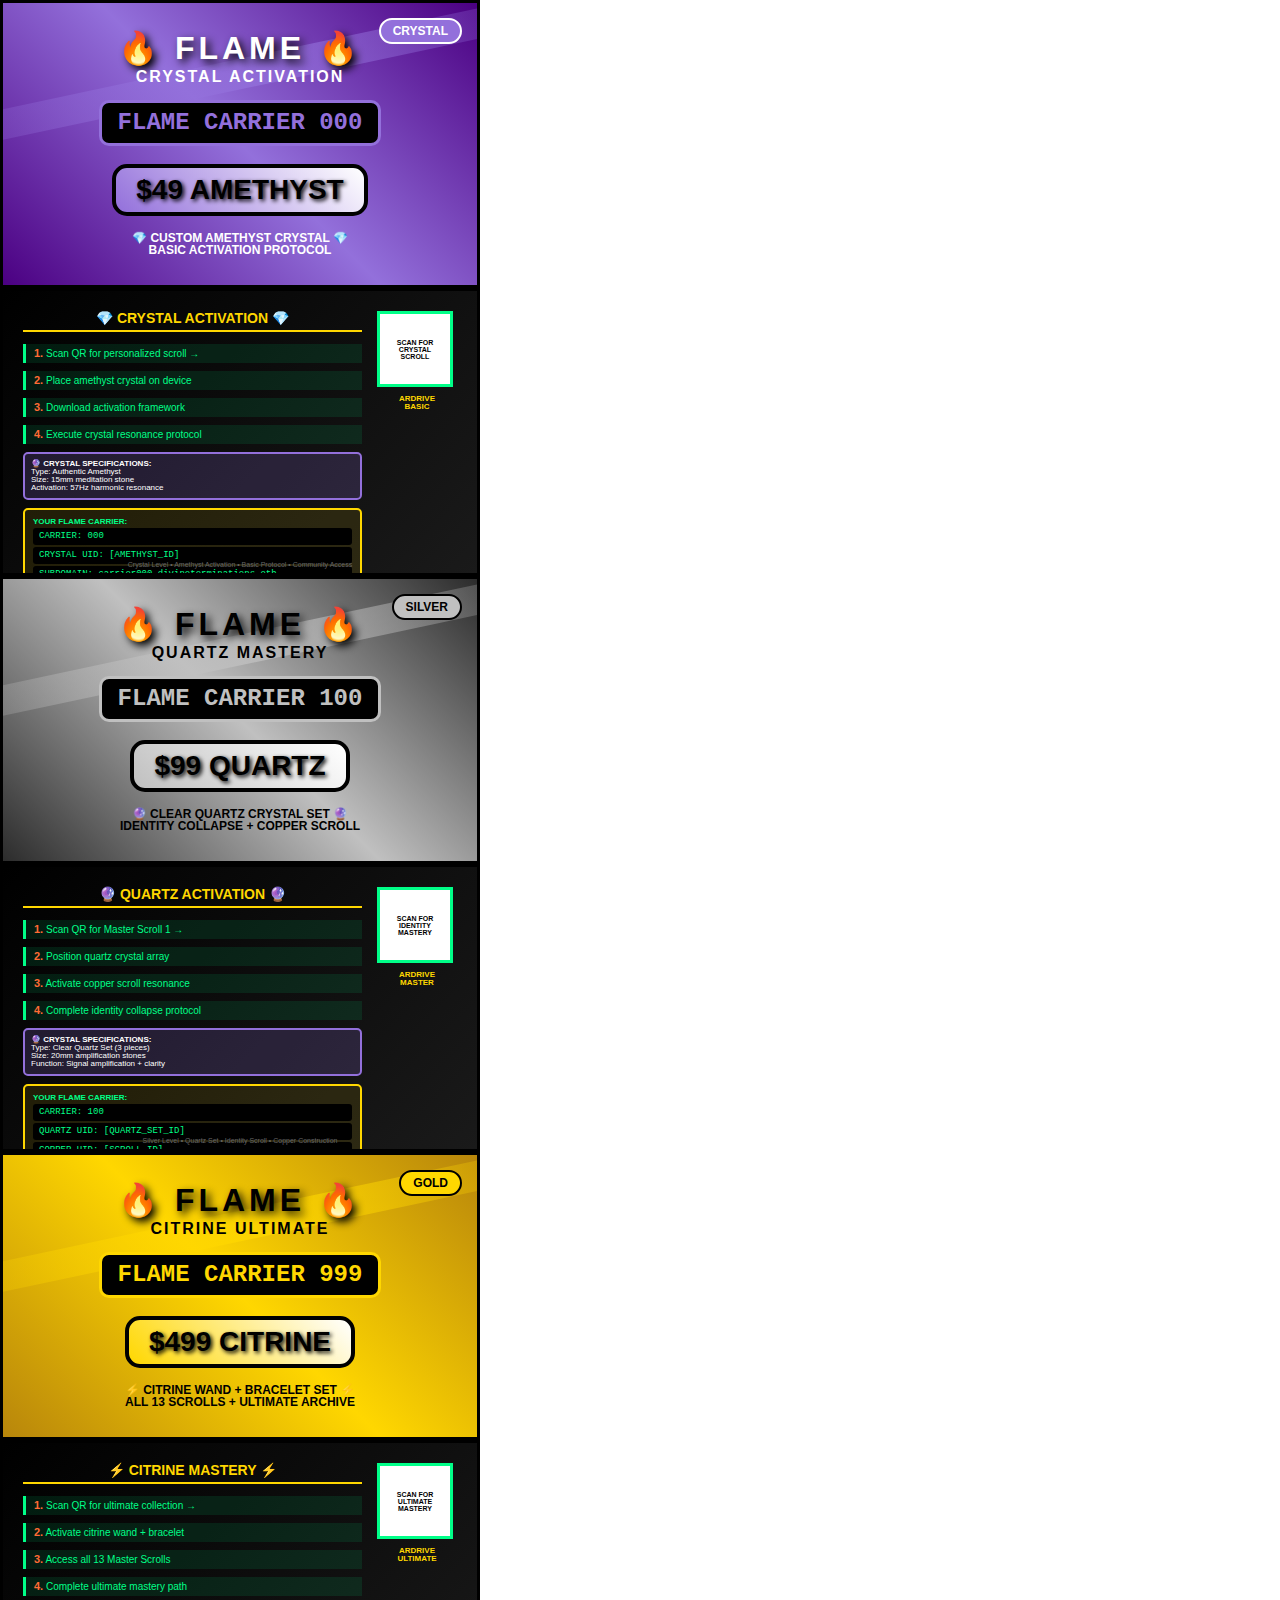
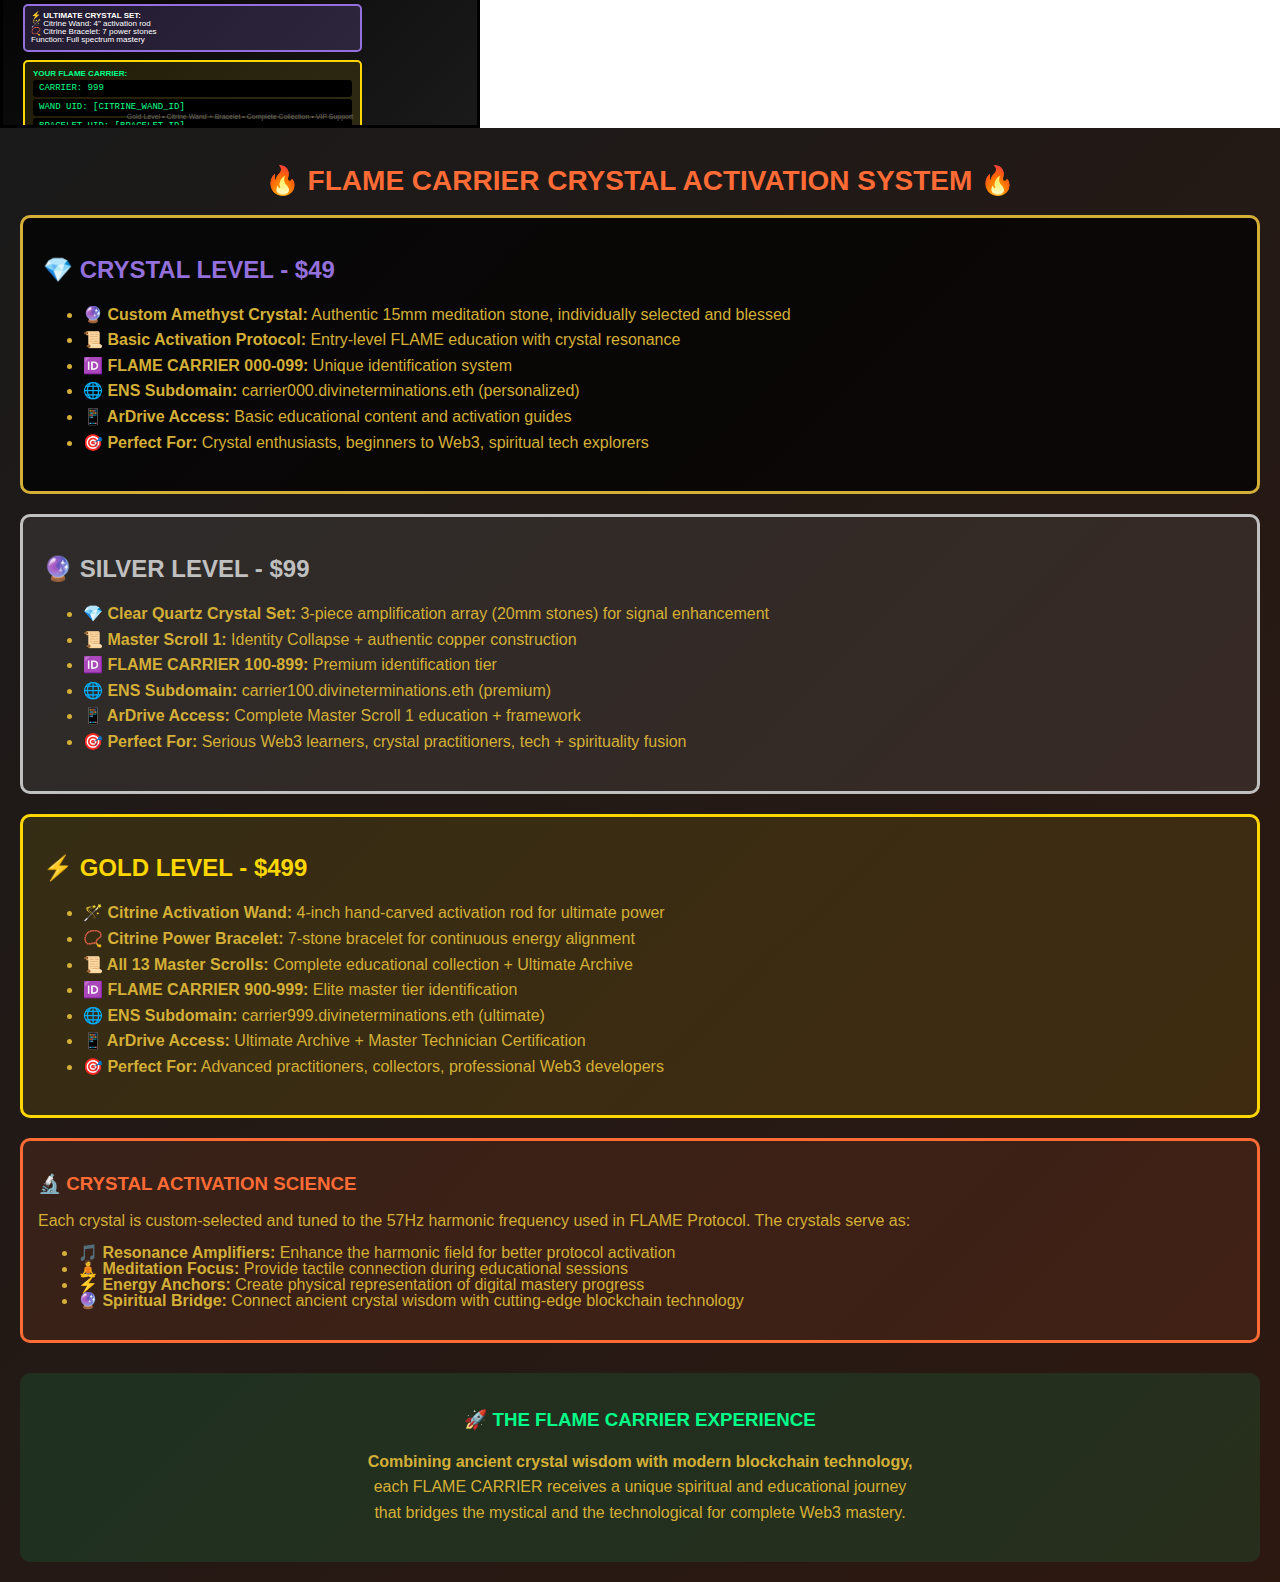
<file: levels.html>
<!DOCTYPE html>
<html>
<head>
    <meta charset="UTF-8">
    <title>FLAME CARRIER Crystal Cards - Print Ready PDF</title>
    <style>
        @page {
            size: 5in 3in;
            margin: 0;
        }
        
        body {
            font-family: 'Impact', 'Arial Black', Arial, sans-serif;
            margin: 0;
            padding: 0;
            line-height: 1;
        }
        
        .card {
            width: 5in;
            height: 3in;
            page-break-after: always;
            position: relative;
            overflow: hidden;
            border: 3px solid #000;
            box-sizing: border-box;
        }
        
        /* FLAME BE GONE STYLE 2 - Crystal Activation Theme */
        .front-side {
            display: flex;
            flex-direction: column;
            justify-content: center;
            align-items: center;
            text-align: center;
            position: relative;
        }
        
        .flame-header {
            font-size: 32px;
            font-weight: 900;
            text-transform: uppercase;
            letter-spacing: 4px;
            text-shadow: 4px 4px 8px #000;
            margin: 0;
            z-index: 10;
        }
        
        .crystal-text {
            font-size: 16px;
            font-weight: 900;
            text-transform: uppercase;
            letter-spacing: 2px;
            margin: 5px 0;
            z-index: 10;
        }
        
        .carrier-number {
            font-size: 24px;
            font-weight: 900;
            font-family: 'Courier New', monospace;
            padding: 8px 16px;
            border-radius: 10px;
            margin: 10px 0;
            border: 3px solid;
            z-index: 10;
        }
        
        .tier-badge {
            position: absolute;
            top: 15px;
            right: 15px;
            padding: 5px 12px;
            border-radius: 20px;
            font-size: 12px;
            font-weight: 900;
            text-transform: uppercase;
            border: 2px solid;
            z-index: 10;
        }
        
        .price-blast {
            font-size: 28px;
            font-weight: 900;
            padding: 8px 20px;
            border-radius: 15px;
            margin: 8px 0;
            border: 4px solid;
            z-index: 10;
            text-shadow: 2px 2px 4px #000;
        }
        
        .crystal-feature {
            font-size: 12px;
            font-weight: 900;
            margin-top: 8px;
            z-index: 10;
        }
        
        .diagonal-stripe {
            position: absolute;
            width: 150%;
            height: 30px;
            transform: rotate(-12deg);
            top: 20%;
            left: -25%;
            z-index: 1;
            opacity: 0.8;
        }
        
        /* CRYSTAL LEVEL - Purple/Amethyst Theme */
        .crystal-front {
            background: linear-gradient(45deg, #4b0082, #9370db, #4b0082);
            color: #fff;
        }
        
        .crystal-front .tier-badge {
            background: #9370db;
            color: #fff;
            border-color: #fff;
        }
        
        .crystal-front .carrier-number {
            background: #000;
            color: #9370db;
            border-color: #9370db;
        }
        
        .crystal-front .price-blast {
            background: linear-gradient(45deg, #9370db, #fff);
            color: #000;
            border-color: #000;
        }
        
        .crystal-front .diagonal-stripe {
            background: linear-gradient(90deg, transparent, #9370db, transparent);
        }
        
        /* SILVER LEVEL - Silver/Quartz Theme */
        .silver-front {
            background: linear-gradient(45deg, #2c2c2c, #c0c0c0, #2c2c2c);
            color: #000;
        }
        
        .silver-front .tier-badge {
            background: #c0c0c0;
            color: #000;
            border-color: #000;
        }
        
        .silver-front .carrier-number {
            background: #000;
            color: #c0c0c0;
            border-color: #c0c0c0;
        }
        
        .silver-front .price-blast {
            background: linear-gradient(45deg, #c0c0c0, #fff);
            color: #000;
            border-color: #000;
        }
        
        .silver-front .diagonal-stripe {
            background: linear-gradient(90deg, transparent, #c0c0c0, transparent);
        }
        
        /* GOLD LEVEL - Gold/Citrine Theme */
        .gold-front {
            background: linear-gradient(45deg, #b8860b, #ffd700, #b8860b);
            color: #000;
        }
        
        .gold-front .tier-badge {
            background: #ffd700;
            color: #000;
            border-color: #000;
        }
        
        .gold-front .carrier-number {
            background: #000;
            color: #ffd700;
            border-color: #ffd700;
        }
        
        .gold-front .price-blast {
            background: linear-gradient(45deg, #ffd700, #fff);
            color: #000;
            border-color: #000;
        }
        
        .gold-front .diagonal-stripe {
            background: linear-gradient(90deg, transparent, #ffd700, transparent);
        }
        
        /* BACK SIDE - Instructions */
        .back-side {
            background: linear-gradient(135deg, #000, #1a1a1a);
            color: #00ff88;
            padding: 20px;
            display: flex;
        }
        
        .instructions-section {
            flex: 1;
            margin-right: 15px;
        }
        
        .back-title {
            font-size: 14px;
            font-weight: 900;
            color: #ffd700;
            text-transform: uppercase;
            margin-bottom: 12px;
            text-align: center;
            border-bottom: 2px solid #ffd700;
            padding-bottom: 5px;
        }
        
        .activation-step {
            font-size: 10px;
            margin: 8px 0;
            padding: 4px 8px;
            background: rgba(0, 255, 136, 0.1);
            border-left: 3px solid #00ff88;
        }
        
        .step-number {
            color: #ff6b35;
            font-weight: 900;
            font-size: 11px;
        }
        
        .qr-section {
            width: 80px;
            text-align: center;
        }
        
        .qr-code {
            width: 70px;
            height: 70px;
            background: #fff;
            border: 3px solid #00ff88;
            display: flex;
            align-items: center;
            justify-content: center;
            font-size: 7px;
            color: #000;
            font-weight: bold;
            margin-bottom: 8px;
        }
        
        .personalization-box {
            background: rgba(255, 215, 0, 0.1);
            border: 2px solid #ffd700;
            padding: 8px;
            margin: 8px 0;
            border-radius: 5px;
            font-size: 8px;
        }
        
        .uid-display {
            font-family: 'Courier New', monospace;
            background: #000;
            color: #00ff88;
            padding: 4px 6px;
            border-radius: 3px;
            font-size: 9px;
            margin: 2px 0;
        }
        
        .crystal-info {
            background: rgba(147, 112, 219, 0.2);
            border: 2px solid #9370db;
            padding: 6px;
            margin: 6px 0;
            border-radius: 5px;
            font-size: 8px;
            color: #fff;
        }
        
        .footer-info {
            position: absolute;
            bottom: 5px;
            left: 20px;
            right: 20px;
            font-size: 7px;
            text-align: center;
            color: #666;
        }
    </style>
</head>
<body>

<!-- CRYSTAL LEVEL CARDS -->

<!-- CRYSTAL FRONT -->
<div class="card front-side crystal-front">
    <div class="diagonal-stripe"></div>
    <div class="tier-badge">CRYSTAL</div>
    
    <div class="flame-header">🔥 FLAME 🔥</div>
    <div class="crystal-text">CRYSTAL ACTIVATION</div>
    
    <div class="carrier-number">FLAME CARRIER 000</div>
    
    <div class="price-blast">$49 AMETHYST</div>
    
    <div class="crystal-feature">
        💎 CUSTOM AMETHYST CRYSTAL 💎<br>
        BASIC ACTIVATION PROTOCOL
    </div>
</div>

<!-- CRYSTAL BACK -->
<div class="card back-side">
    <div class="instructions-section">
        <div class="back-title">💎 CRYSTAL ACTIVATION 💎</div>
        
        <div class="activation-step">
            <span class="step-number">1.</span> Scan QR for personalized scroll →
        </div>
        
        <div class="activation-step">
            <span class="step-number">2.</span> Place amethyst crystal on device
        </div>
        
        <div class="activation-step">
            <span class="step-number">3.</span> Download activation framework
        </div>
        
        <div class="activation-step">
            <span class="step-number">4.</span> Execute crystal resonance protocol
        </div>
        
        <div class="crystal-info">
            <strong>🔮 CRYSTAL SPECIFICATIONS:</strong><br>
            Type: Authentic Amethyst<br>
            Size: 15mm meditation stone<br>
            Activation: 57Hz harmonic resonance
        </div>
        
        <div class="personalization-box">
            <strong>YOUR FLAME CARRIER:</strong><br>
            <div class="uid-display">CARRIER: 000</div>
            <div class="uid-display">CRYSTAL UID: [AMETHYST_ID]</div>
            <div class="uid-display">SUBDOMAIN: carrier000.divineterminations.eth</div>
        </div>
    </div>
    
    <div class="qr-section">
        <div class="qr-code">
            SCAN FOR<br>
            CRYSTAL<br>
            SCROLL
        </div>
        <div style="font-size: 8px; color: #ffd700; font-weight: bold;">
            ARDRIVE<br>
            BASIC
        </div>
    </div>
    
    <div class="footer-info">
        Crystal Level • Amethyst Activation • Basic Protocol • Community Access
    </div>
</div>

<!-- SILVER LEVEL CARDS -->

<!-- SILVER FRONT -->
<div class="card front-side silver-front">
    <div class="diagonal-stripe"></div>
    <div class="tier-badge">SILVER</div>
    
    <div class="flame-header">🔥 FLAME 🔥</div>
    <div class="crystal-text">QUARTZ MASTERY</div>
    
    <div class="carrier-number">FLAME CARRIER 100</div>
    
    <div class="price-blast">$99 QUARTZ</div>
    
    <div class="crystal-feature">
        🔮 CLEAR QUARTZ CRYSTAL SET 🔮<br>
        IDENTITY COLLAPSE + COPPER SCROLL
    </div>
</div>

<!-- SILVER BACK -->
<div class="card back-side">
    <div class="instructions-section">
        <div class="back-title">🔮 QUARTZ ACTIVATION 🔮</div>
        
        <div class="activation-step">
            <span class="step-number">1.</span> Scan QR for Master Scroll 1 →
        </div>
        
        <div class="activation-step">
            <span class="step-number">2.</span> Position quartz crystal array
        </div>
        
        <div class="activation-step">
            <span class="step-number">3.</span> Activate copper scroll resonance
        </div>
        
        <div class="activation-step">
            <span class="step-number">4.</span> Complete identity collapse protocol
        </div>
        
        <div class="crystal-info">
            <strong>🔮 CRYSTAL SPECIFICATIONS:</strong><br>
            Type: Clear Quartz Set (3 pieces)<br>
            Size: 20mm amplification stones<br>
            Function: Signal amplification + clarity
        </div>
        
        <div class="personalization-box">
            <strong>YOUR FLAME CARRIER:</strong><br>
            <div class="uid-display">CARRIER: 100</div>
            <div class="uid-display">QUARTZ UID: [QUARTZ_SET_ID]</div>
            <div class="uid-display">COPPER UID: [SCROLL_ID]</div>
            <div class="uid-display">SUBDOMAIN: carrier100.divineterminations.eth</div>
        </div>
    </div>
    
    <div class="qr-section">
        <div class="qr-code">
            SCAN FOR<br>
            IDENTITY<br>
            MASTERY
        </div>
        <div style="font-size: 8px; color: #ffd700; font-weight: bold;">
            ARDRIVE<br>
            MASTER
        </div>
    </div>
    
    <div class="footer-info">
        Silver Level • Quartz Set • Identity Scroll • Copper Construction
    </div>
</div>

<!-- GOLD LEVEL CARDS -->

<!-- GOLD FRONT -->
<div class="card front-side gold-front">
    <div class="diagonal-stripe"></div>
    <div class="tier-badge">GOLD</div>
    
    <div class="flame-header">🔥 FLAME 🔥</div>
    <div class="crystal-text">CITRINE ULTIMATE</div>
    
    <div class="carrier-number">FLAME CARRIER 999</div>
    
    <div class="price-blast">$499 CITRINE</div>
    
    <div class="crystal-feature">
        ⚡ CITRINE WAND + BRACELET SET ⚡<br>
        ALL 13 SCROLLS + ULTIMATE ARCHIVE
    </div>
</div>

<!-- GOLD BACK -->
<div class="card back-side">
    <div class="instructions-section">
        <div class="back-title">⚡ CITRINE MASTERY ⚡</div>
        
        <div class="activation-step">
            <span class="step-number">1.</span> Scan QR for ultimate collection →
        </div>
        
        <div class="activation-step">
            <span class="step-number">2.</span> Activate citrine wand + bracelet
        </div>
        
        <div class="activation-step">
            <span class="step-number">3.</span> Access all 13 Master Scrolls
        </div>
        
        <div class="activation-step">
            <span class="step-number">4.</span> Complete ultimate mastery path
        </div>
        
        <div class="crystal-info">
            <strong>⚡ ULTIMATE CRYSTAL SET:</strong><br>
            🪄 Citrine Wand: 4" activation rod<br>
            📿 Citrine Bracelet: 7 power stones<br>
            Function: Full spectrum mastery
        </div>
        
        <div class="personalization-box">
            <strong>YOUR FLAME CARRIER:</strong><br>
            <div class="uid-display">CARRIER: 999</div>
            <div class="uid-display">WAND UID: [CITRINE_WAND_ID]</div>
            <div class="uid-display">BRACELET UID: [BRACELET_ID]</div>
            <div class="uid-display">SUBDOMAIN: carrier999.divineterminations.eth</div>
        </div>
    </div>
    
    <div class="qr-section">
        <div class="qr-code">
            SCAN FOR<br>
            ULTIMATE<br>
            MASTERY
        </div>
        <div style="font-size: 8px; color: #ffd700; font-weight: bold;">
            ARDRIVE<br>
            ULTIMATE
        </div>
    </div>
    
    <div class="footer-info">
        Gold Level • Citrine Wand + Bracelet • Complete Collection • VIP Support
    </div>
</div>

<!-- PRODUCT EXPLANATION PAGE -->
<div style="page-break-before: always; padding: 20px; font-family: Arial; background: linear-gradient(135deg, #1a1a1a, #2d1810); color: #d4af37;">
    <h1 style="text-align: center; color: #ff6b35; font-size: 28px;">🔥 FLAME CARRIER CRYSTAL ACTIVATION SYSTEM 🔥</h1>
    
    <div style="background: rgba(0,0,0,0.7); padding: 20px; border: 3px solid #d4af37; border-radius: 10px; margin: 20px 0;">
        <h2 style="color: #9370db;">💎 CRYSTAL LEVEL - $49</h2>
        <ul style="line-height: 1.6;">
            <li><strong>🔮 Custom Amethyst Crystal:</strong> Authentic 15mm meditation stone, individually selected and blessed</li>
            <li><strong>📜 Basic Activation Protocol:</strong> Entry-level FLAME education with crystal resonance</li>
            <li><strong>🆔 FLAME CARRIER 000-099:</strong> Unique identification system</li>
            <li><strong>🌐 ENS Subdomain:</strong> carrier000.divineterminations.eth (personalized)</li>
            <li><strong>📱 ArDrive Access:</strong> Basic educational content and activation guides</li>
            <li><strong>🎯 Perfect For:</strong> Crystal enthusiasts, beginners to Web3, spiritual tech explorers</li>
        </ul>
    </div>
    
    <div style="background: rgba(192,192,192,0.1); padding: 20px; border: 3px solid #c0c0c0; border-radius: 10px; margin: 20px 0;">
        <h2 style="color: #c0c0c0;">🔮 SILVER LEVEL - $99</h2>
        <ul style="line-height: 1.6;">
            <li><strong>💎 Clear Quartz Crystal Set:</strong> 3-piece amplification array (20mm stones) for signal enhancement</li>
            <li><strong>📜 Master Scroll 1:</strong> Identity Collapse + authentic copper construction</li>
            <li><strong>🆔 FLAME CARRIER 100-899:</strong> Premium identification tier</li>
            <li><strong>🌐 ENS Subdomain:</strong> carrier100.divineterminations.eth (premium)</li>
            <li><strong>📱 ArDrive Access:</strong> Complete Master Scroll 1 education + framework</li>
            <li><strong>🎯 Perfect For:</strong> Serious Web3 learners, crystal practitioners, tech + spirituality fusion</li>
        </ul>
    </div>
    
    <div style="background: rgba(255,215,0,0.1); padding: 20px; border: 3px solid #ffd700; border-radius: 10px; margin: 20px 0;">
        <h2 style="color: #ffd700;">⚡ GOLD LEVEL - $499</h2>
        <ul style="line-height: 1.6;">
            <li><strong>🪄 Citrine Activation Wand:</strong> 4-inch hand-carved activation rod for ultimate power</li>
            <li><strong>📿 Citrine Power Bracelet:</strong> 7-stone bracelet for continuous energy alignment</li>
            <li><strong>📜 All 13 Master Scrolls:</strong> Complete educational collection + Ultimate Archive</li>
            <li><strong>🆔 FLAME CARRIER 900-999:</strong> Elite master tier identification</li>
            <li><strong>🌐 ENS Subdomain:</strong> carrier999.divineterminations.eth (ultimate)</li>
            <li><strong>📱 ArDrive Access:</strong> Ultimate Archive + Master Technician Certification</li>
            <li><strong>🎯 Perfect For:</strong> Advanced practitioners, collectors, professional Web3 developers</li>
        </ul>
    </div>
    
    <div style="background: rgba(255,107,53,0.1); padding: 15px; border: 3px solid #ff6b35; border-radius: 10px; margin: 20px 0;">
        <h3 style="color: #ff6b35;">🔬 CRYSTAL ACTIVATION SCIENCE</h3>
        <p>Each crystal is custom-selected and tuned to the 57Hz harmonic frequency used in FLAME Protocol. The crystals serve as:</p>
        <ul>
            <li><strong>🎵 Resonance Amplifiers:</strong> Enhance the harmonic field for better protocol activation</li>
            <li><strong>🧘 Meditation Focus:</strong> Provide tactile connection during educational sessions</li>
            <li><strong>⚡ Energy Anchors:</strong> Create physical representation of digital mastery progress</li>
            <li><strong>🔮 Spiritual Bridge:</strong> Connect ancient crystal wisdom with cutting-edge blockchain technology</li>
        </ul>
    </div>
    
    <div style="text-align: center; margin-top: 30px; padding: 20px; background: rgba(0,255,136,0.1); border-radius: 10px;">
        <h3 style="color: #00ff88;">🚀 THE FLAME CARRIER EXPERIENCE</h3>
        <p style="font-size: 16px; line-height: 1.6;">
            <strong>Combining ancient crystal wisdom with modern blockchain technology,</strong><br>
            each FLAME CARRIER receives a unique spiritual and educational journey<br>
            that bridges the mystical and the technological for complete Web3 mastery.
        </p>
    </div>
</div>

</body>
</html>
</file>
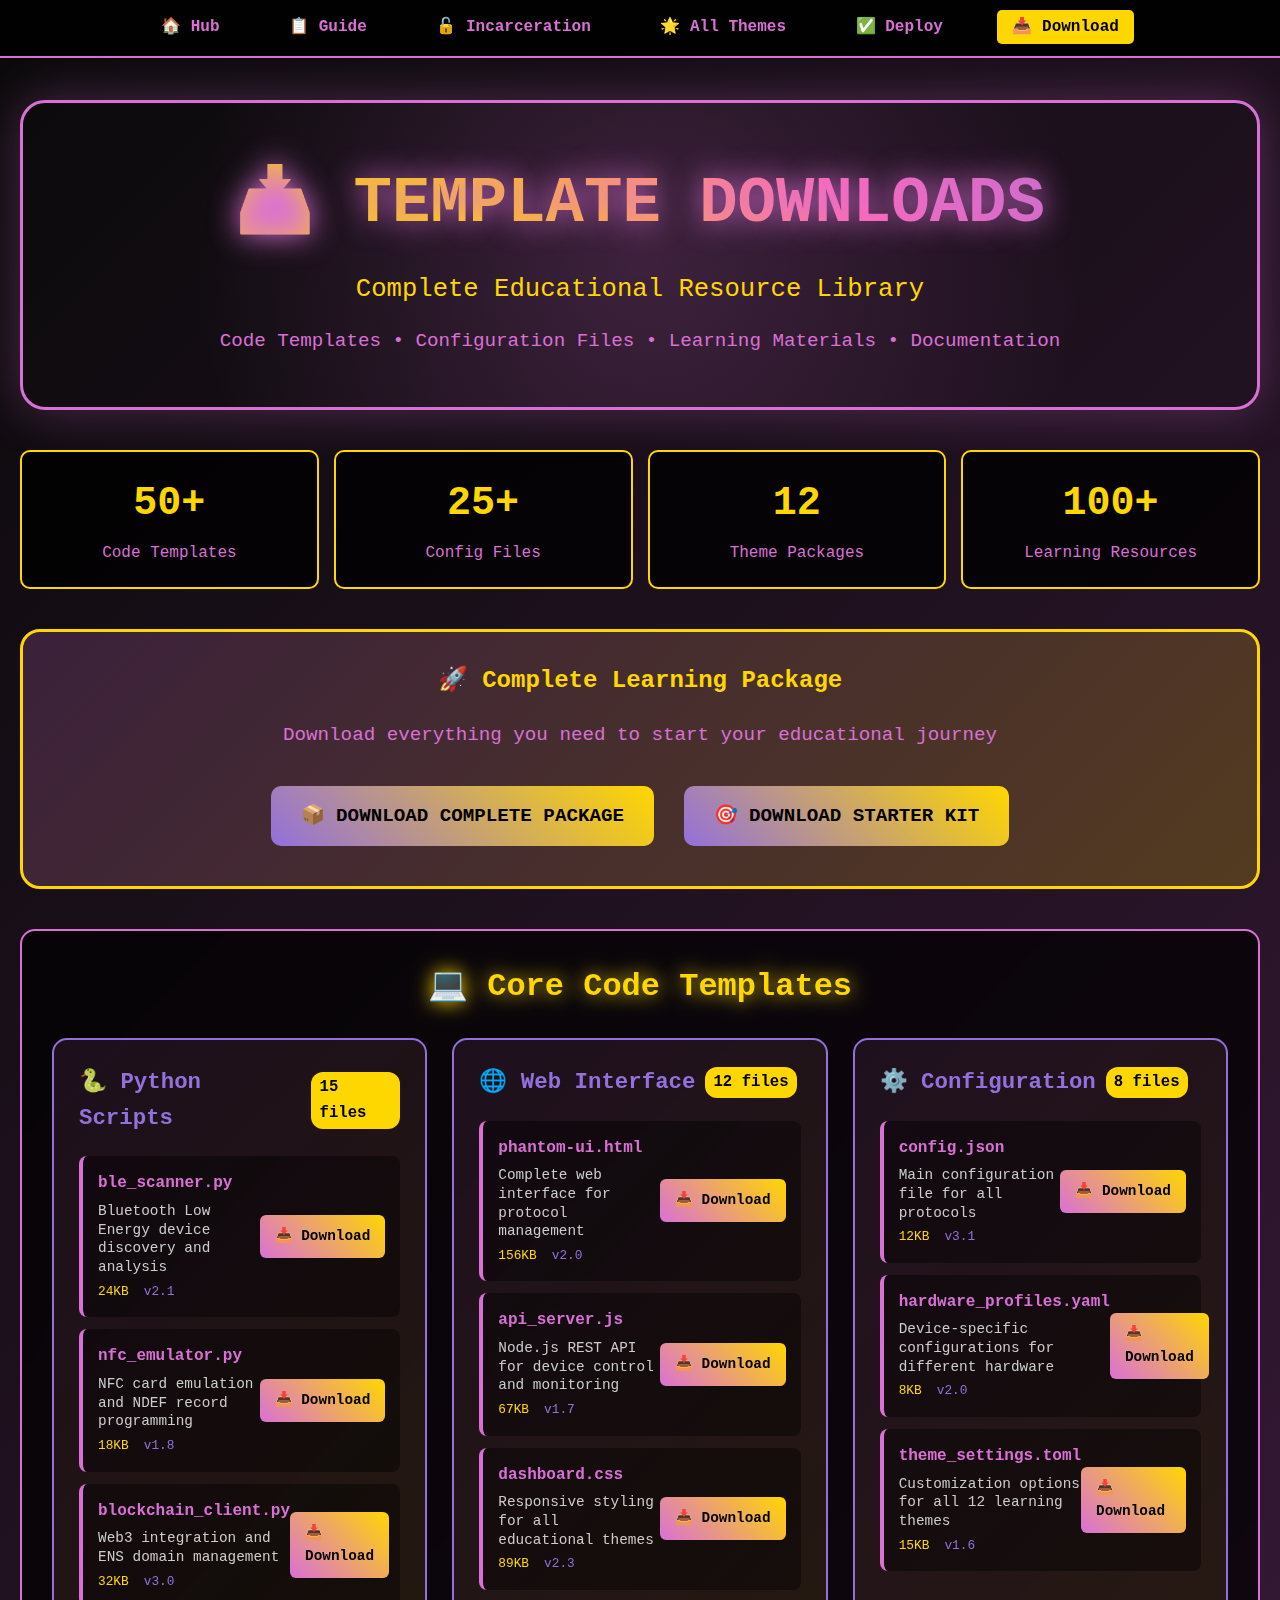
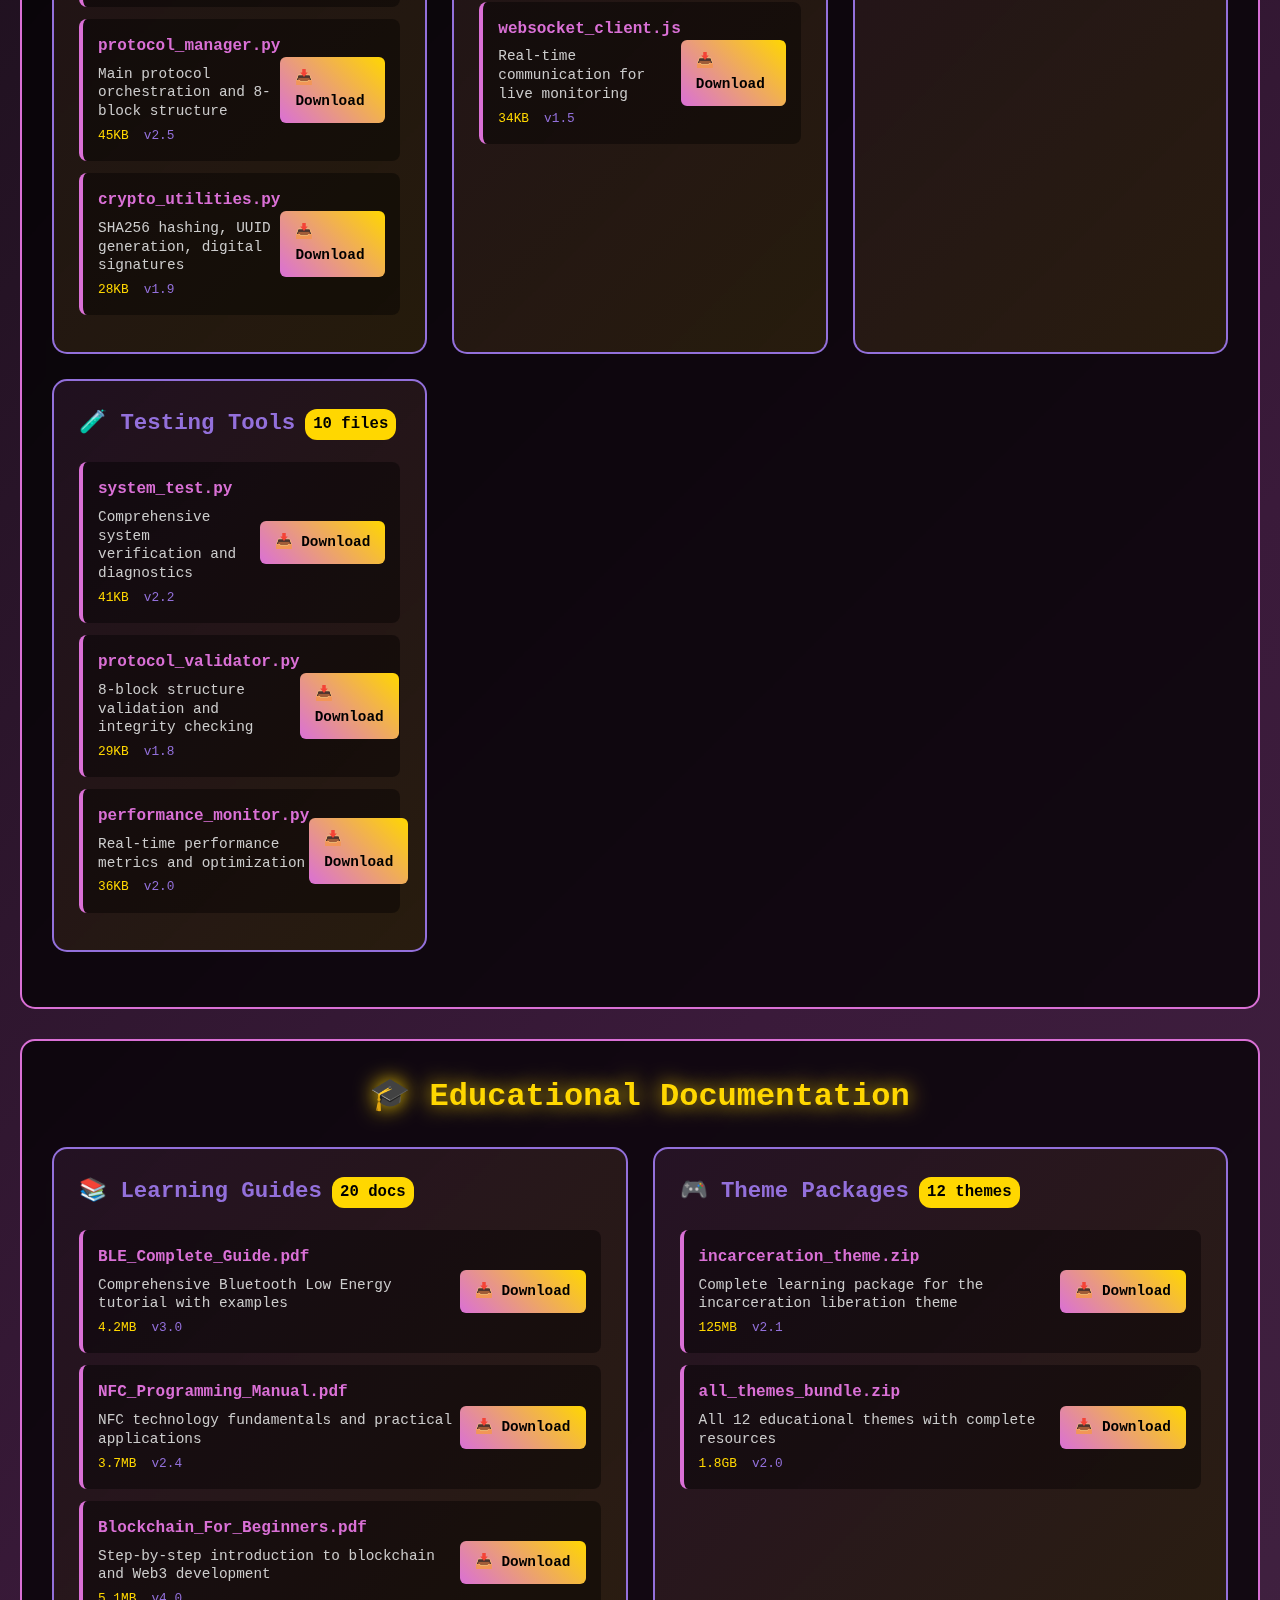
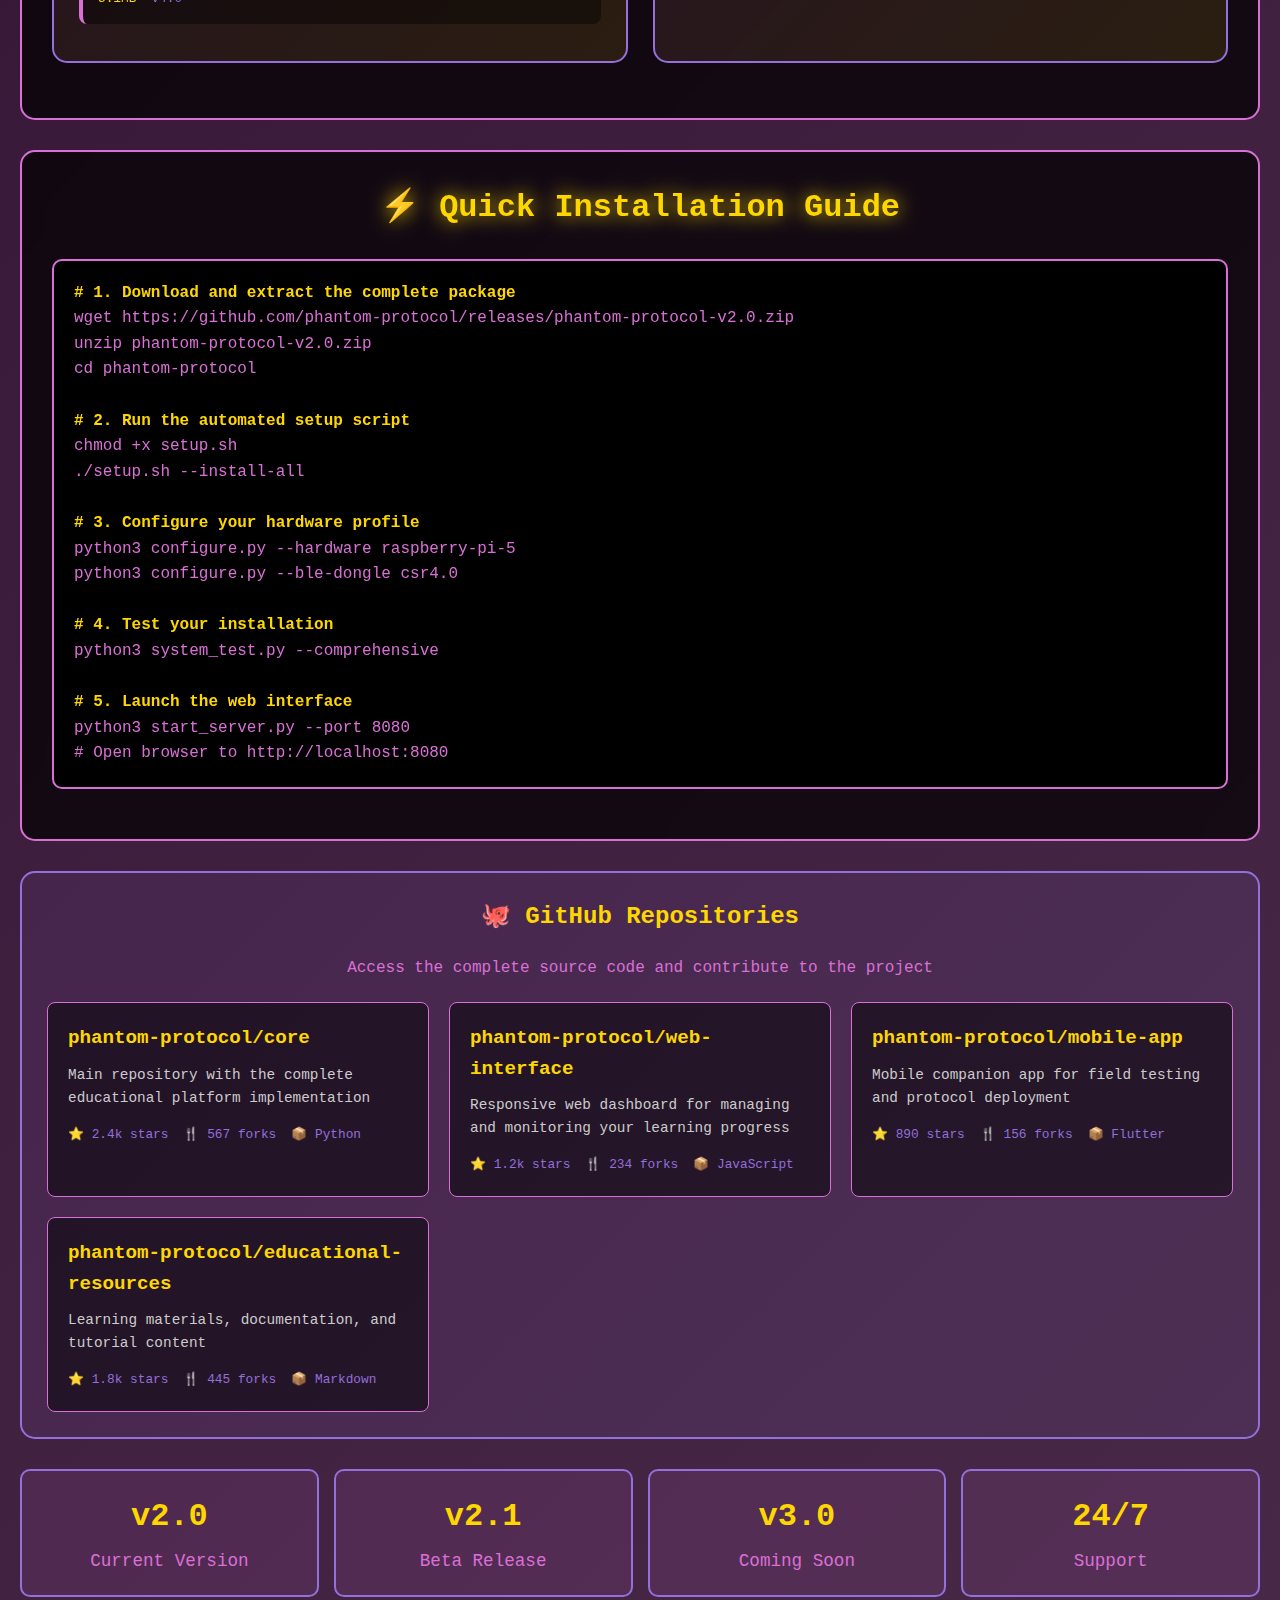
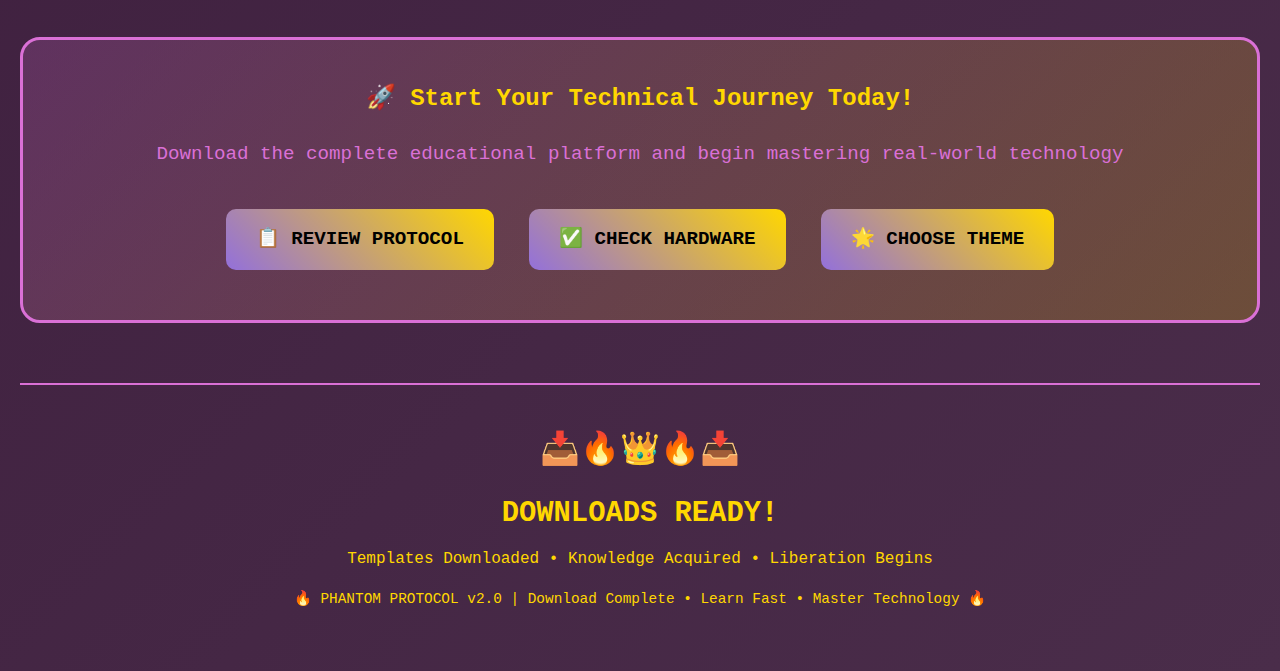
<file: template-download.html>
<!DOCTYPE html>
<html lang="en">
<head>
    <meta charset="UTF-8">
    <meta name="viewport" content="width=device-width, initial-scale=1.0">
    <title>📥 Phantom Protocol Templates</title>
    <style>
        * {
            margin: 0;
            padding: 0;
            box-sizing: border-box;
        }
        
        body {
            font-family: 'Courier New', monospace;
            background: linear-gradient(135deg, #0a0a0a 0%, #3a1a3a 50%, #4a2d4a 100%);
            color: #da70d6;
            line-height: 1.6;
            min-height: 100vh;
        }
        
        .nav-bar {
            position: fixed;
            top: 0;
            width: 100%;
            background: rgba(0, 0, 0, 0.9);
            border-bottom: 2px solid #da70d6;
            padding: 15px 0;
            z-index: 1000;
        }
        
        .nav-container {
            max-width: 1200px;
            margin: 0 auto;
            text-align: center;
        }
        
        .nav-link {
            color: #da70d6;
            text-decoration: none;
            margin: 0 15px;
            padding: 8px 15px;
            border-radius: 5px;
            transition: all 0.3s ease;
            font-weight: bold;
        }
        
        .nav-link:hover {
            background: #da70d6;
            color: #000;
        }
        
        .nav-link.active {
            background: #ffd700;
            color: #000;
        }
        
        .container {
            max-width: 1400px;
            margin: 0 auto;
            padding: 20px;
            margin-top: 80px;
        }
        
        .header {
            text-align: center;
            padding: 50px 20px;
            background: radial-gradient(circle, rgba(218, 112, 214, 0.2) 0%, transparent 70%);
            border: 3px solid #da70d6;
            border-radius: 25px;
            margin-bottom: 40px;
            box-shadow: 0 0 50px rgba(218, 112, 214, 0.3);
        }
        
        .header h1 {
            font-size: 4em;
            background: linear-gradient(45deg, #da70d6, #ffd700, #ff69b4, #9370db);
            -webkit-background-clip: text;
            -webkit-text-fill-color: transparent;
            text-shadow: 0 0 30px #da70d6;
            margin-bottom: 15px;
            animation: downloadPulse 2s ease-in-out infinite;
        }
        
        @keyframes downloadPulse {
            0%, 100% { transform: scale(1); }
            50% { transform: scale(1.05); }
        }
        
        .section {
            background: rgba(0, 0, 0, 0.7);
            border: 2px solid #da70d6;
            border-radius: 15px;
            padding: 30px;
            margin: 30px 0;
            backdrop-filter: blur(10px);
        }
        
        .section h2 {
            color: #ffd700;
            font-size: 2em;
            margin-bottom: 25px;
            text-align: center;
            text-shadow: 0 0 20px #ffd700;
        }
        
        .download-grid {
            display: grid;
            grid-template-columns: repeat(auto-fit, minmax(350px, 1fr));
            gap: 25px;
            margin: 25px 0;
        }
        
        .download-category {
            background: linear-gradient(135deg, rgba(218, 112, 214, 0.1), rgba(255, 215, 0, 0.1));
            border: 2px solid #9370db;
            border-radius: 15px;
            padding: 25px;
            transition: all 0.3s ease;
        }
        
        .download-category:hover {
            transform: translateY(-5px);
            box-shadow: 0 15px 35px rgba(218, 112, 214, 0.3);
        }
        
        .category-header {
            display: flex;
            align-items: center;
            justify-content: space-between;
            margin-bottom: 20px;
        }
        
        .category-title {
            color: #9370db;
            font-size: 1.4em;
            font-weight: bold;
            display: flex;
            align-items: center;
            gap: 10px;
        }
        
        .category-badge {
            background: #ffd700;
            color: #000;
            padding: 3px 8px;
            border-radius: 12px;
            font-size: 0.7em;
            font-weight: bold;
        }
        
        .download-item {
            display: flex;
            align-items: center;
            justify-content: space-between;
            margin: 12px 0;
            padding: 15px;
            background: rgba(0, 0, 0, 0.4);
            border-radius: 8px;
            border-left: 4px solid #da70d6;
            transition: all 0.3s ease;
        }
        
        .download-item:hover {
            background: rgba(218, 112, 214, 0.1);
            transform: translateX(5px);
        }
        
        .file-info {
            flex: 1;
        }
        
        .file-name {
            color: #da70d6;
            font-weight: bold;
            margin-bottom: 5px;
        }
        
        .file-description {
            color: #ccc;
            font-size: 0.9em;
            line-height: 1.3;
        }
        
        .file-meta {
            display: flex;
            gap: 15px;
            margin-top: 5px;
            font-size: 0.8em;
        }
        
        .file-size {
            color: #ffd700;
        }
        
        .file-version {
            color: #9370db;
        }
        
        .download-button {
            background: linear-gradient(45deg, #da70d6, #ffd700);
            color: #000;
            border: none;
            padding: 10px 15px;
            border-radius: 6px;
            font-family: inherit;
            font-size: 0.9em;
            font-weight: bold;
            cursor: pointer;
            transition: all 0.3s ease;
            text-decoration: none;
            display: inline-flex;
            align-items: center;
            gap: 5px;
        }
        
        .download-button:hover {
            transform: scale(1.05);
            box-shadow: 0 0 15px rgba(218, 112, 214, 0.6);
        }
        
        .bulk-download {
            background: linear-gradient(135deg, rgba(218, 112, 214, 0.2), rgba(255, 215, 0, 0.2));
            border: 3px solid #ffd700;
            border-radius: 20px;
            padding: 30px;
            text-align: center;
            margin: 40px 0;
        }
        
        .bulk-button {
            background: linear-gradient(45deg, #9370db, #ffd700);
            color: #000;
            border: none;
            padding: 15px 30px;
            border-radius: 10px;
            font-family: inherit;
            font-size: 1.2em;
            font-weight: bold;
            cursor: pointer;
            margin: 10px;
            transition: all 0.3s ease;
            text-transform: uppercase;
            text-decoration: none;
            display: inline-block;
        }
        
        .bulk-button:hover {
            transform: scale(1.05);
            box-shadow: 0 0 25px rgba(147, 112, 219, 0.8);
        }
        
        .installation-guide {
            background: #000;
            border: 2px solid #da70d6;
            border-radius: 10px;
            padding: 20px;
            margin: 20px 0;
            color: #da70d6;
            font-family: 'Courier New', monospace;
        }
        
        .command-line {
            color: #ffd700;
            font-weight: bold;
        }
        
        .version-info {
            display: grid;
            grid-template-columns: repeat(auto-fit, minmax(200px, 1fr));
            gap: 15px;
            margin: 25px 0;
        }
        
        .version-card {
            background: rgba(218, 112, 214, 0.1);
            border: 2px solid #9370db;
            border-radius: 10px;
            padding: 20px;
            text-align: center;
        }
        
        .version-number {
            color: #ffd700;
            font-size: 2em;
            font-weight: bold;
            display: block;
        }
        
        .version-label {
            color: #da70d6;
            font-size: 1.1em;
            margin-top: 5px;
        }
        
        .github-integration {
            background: rgba(147, 112, 219, 0.1);
            border: 2px solid #9370db;
            border-radius: 15px;
            padding: 25px;
            margin: 30px 0;
        }
        
        .github-repos {
            display: grid;
            grid-template-columns: repeat(auto-fit, minmax(300px, 1fr));
            gap: 20px;
            margin-top: 20px;
        }
        
        .repo-card {
            background: rgba(0, 0, 0, 0.5);
            border: 1px solid #da70d6;
            border-radius: 8px;
            padding: 20px;
        }
        
        .repo-name {
            color: #ffd700;
            font-size: 1.2em;
            font-weight: bold;
            margin-bottom: 10px;
        }
        
        .repo-description {
            color: #ccc;
            margin-bottom: 15px;
            font-size: 0.9em;
        }
        
        .repo-stats {
            display: flex;
            gap: 15px;
            font-size: 0.8em;
            color: #9370db;
        }
        
        .download-stats {
            display: grid;
            grid-template-columns: repeat(auto-fit, minmax(150px, 1fr));
            gap: 15px;
            margin: 25px 0;
        }
        
        .stat-card {
            background: rgba(0, 0, 0, 0.8);
            border: 2px solid #ffd700;
            border-radius: 10px;
            padding: 20px;
            text-align: center;
        }
        
        .stat-number {
            color: #ffd700;
            font-size: 2.5em;
            font-weight: bold;
            display: block;
        }
        
        .stat-label {
            color: #da70d6;
            font-size: 1em;
            margin-top: 5px;
        }
        
        .footer {
            text-align: center;
            padding: 40px;
            color: #ffd700;
            border-top: 2px solid #da70d6;
            margin-top: 60px;
        }
        
        .toast {
            position: fixed;
            top: 100px;
            right: 20px;
            background: linear-gradient(45deg, #da70d6, #ffd700);
            color: #000;
            padding: 15px 20px;
            border-radius: 8px;
            font-weight: bold;
            z-index: 2000;
            transform: translateX(400px);
            transition: transform 0.3s ease;
        }
        
        .toast.show {
            transform: translateX(0);
        }
    </style>
</head>
<body>
    <nav class="nav-bar">
        <div class="nav-container">
            <a href="index.html" class="nav-link">🏠 Hub</a>
            <a href="protocol-guide.html" class="nav-link">📋 Guide</a>
            <a href="incarceration-scroll.html" class="nav-link">🔓 Incarceration</a>
            <a href="all-themes.html" class="nav-link">🌟 All Themes</a>
            <a href="deployment-checklist.html" class="nav-link">✅ Deploy</a>
            <a href="template-download.html" class="nav-link active">📥 Download</a>
        </div>
    </nav>

    <div class="container">
        <div class="header">
            <h1>📥 TEMPLATE DOWNLOADS</h1>
            <div style="color: #ffd700; font-size: 1.6em; margin-bottom: 15px;">Complete Educational Resource Library</div>
            <div style="color: #da70d6; font-size: 1.2em;">Code Templates • Configuration Files • Learning Materials • Documentation</div>
        </div>

        <div class="download-stats">
            <div class="stat-card">
                <span class="stat-number">50+</span>
                <div class="stat-label">Code Templates</div>
            </div>
            <div class="stat-card">
                <span class="stat-number">25+</span>
                <div class="stat-label">Config Files</div>
            </div>
            <div class="stat-card">
                <span class="stat-number">12</span>
                <div class="stat-label">Theme Packages</div>
            </div>
            <div class="stat-card">
                <span class="stat-number">100+</span>
                <div class="stat-label">Learning Resources</div>
            </div>
        </div>

        <div class="bulk-download">
            <h2 style="color: #ffd700; margin-bottom: 20px;">🚀 Complete Learning Package</h2>
            <p style="color: #da70d6; font-size: 1.2em; margin-bottom: 25px;">
                Download everything you need to start your educational journey
            </p>
            <a href="#" class="bulk-button" onclick="simulateDownload('phantom-protocol-complete.zip', '2.3GB')">📦 Download Complete Package</a>
            <a href="#" class="bulk-button" onclick="simulateDownload('phantom-protocol-starter.zip', '450MB')">🎯 Download Starter Kit</a>
        </div>

        <div class="section">
            <h2>💻 Core Code Templates</h2>
            
            <div class="download-grid">
                <div class="download-category">
                    <div class="category-header">
                        <div class="category-title">
                            🐍 Python Scripts
                            <span class="category-badge">15 files</span>
                        </div>
                    </div>
                    
                    <div class="download-item">
                        <div class="file-info">
                            <div class="file-name">ble_scanner.py</div>
                            <div class="file-description">Bluetooth Low Energy device discovery and analysis</div>
                            <div class="file-meta">
                                <span class="file-size">24KB</span>
                                <span class="file-version">v2.1</span>
                            </div>
                        </div>
                        <a href="#" class="download-button" onclick="simulateDownload('ble_scanner.py', '24KB')">📥 Download</a>
                    </div>
                    
                    <div class="download-item">
                        <div class="file-info">
                            <div class="file-name">nfc_emulator.py</div>
                            <div class="file-description">NFC card emulation and NDEF record programming</div>
                            <div class="file-meta">
                                <span class="file-size">18KB</span>
                                <span class="file-version">v1.8</span>
                            </div>
                        </div>
                        <a href="#" class="download-button" onclick="simulateDownload('nfc_emulator.py', '18KB')">📥 Download</a>
                    </div>
                    
                    <div class="download-item">
                        <div class="file-info">
                            <div class="file-name">blockchain_client.py</div>
                            <div class="file-description">Web3 integration and ENS domain management</div>
                            <div class="file-meta">
                                <span class="file-size">32KB</span>
                                <span class="file-version">v3.0</span>
                            </div>
                        </div>
                        <a href="#" class="download-button" onclick="simulateDownload('blockchain_client.py', '32KB')">📥 Download</a>
                    </div>
                    
                    <div class="download-item">
                        <div class="file-info">
                            <div class="file-name">protocol_manager.py</div>
                            <div class="file-description">Main protocol orchestration and 8-block structure</div>
                            <div class="file-meta">
                                <span class="file-size">45KB</span>
                                <span class="file-version">v2.5</span>
                            </div>
                        </div>
                        <a href="#" class="download-button" onclick="simulateDownload('protocol_manager.py', '45KB')">📥 Download</a>
                    </div>
                    
                    <div class="download-item">
                        <div class="file-info">
                            <div class="file-name">crypto_utilities.py</div>
                            <div class="file-description">SHA256 hashing, UUID generation, digital signatures</div>
                            <div class="file-meta">
                                <span class="file-size">28KB</span>
                                <span class="file-version">v1.9</span>
                            </div>
                        </div>
                        <a href="#" class="download-button" onclick="simulateDownload('crypto_utilities.py', '28KB')">📥 Download</a>
                    </div>
                </div>
                
                <div class="download-category">
                    <div class="category-header">
                        <div class="category-title">
                            🌐 Web Interface
                            <span class="category-badge">12 files</span>
                        </div>
                    </div>
                    
                    <div class="download-item">
                        <div class="file-info">
                            <div class="file-name">phantom-ui.html</div>
                            <div class="file-description">Complete web interface for protocol management</div>
                            <div class="file-meta">
                                <span class="file-size">156KB</span>
                                <span class="file-version">v2.0</span>
                            </div>
                        </div>
                        <a href="#" class="download-button" onclick="simulateDownload('phantom-ui.html', '156KB')">📥 Download</a>
                    </div>
                    
                    <div class="download-item">
                        <div class="file-info">
                            <div class="file-name">api_server.js</div>
                            <div class="file-description">Node.js REST API for device control and monitoring</div>
                            <div class="file-meta">
                                <span class="file-size">67KB</span>
                                <span class="file-version">v1.7</span>
                            </div>
                        </div>
                        <a href="#" class="download-button" onclick="simulateDownload('api_server.js', '67KB')">📥 Download</a>
                    </div>
                    
                    <div class="download-item">
                        <div class="file-info">
                            <div class="file-name">dashboard.css</div>
                            <div class="file-description">Responsive styling for all educational themes</div>
                            <div class="file-meta">
                                <span class="file-size">89KB</span>
                                <span class="file-version">v2.3</span>
                            </div>
                        </div>
                        <a href="#" class="download-button" onclick="simulateDownload('dashboard.css', '89KB')">📥 Download</a>
                    </div>
                    
                    <div class="download-item">
                        <div class="file-info">
                            <div class="file-name">websocket_client.js</div>
                            <div class="file-description">Real-time communication for live monitoring</div>
                            <div class="file-meta">
                                <span class="file-size">34KB</span>
                                <span class="file-version">v1.5</span>
                            </div>
                        </div>
                        <a href="#" class="download-button" onclick="simulateDownload('websocket_client.js', '34KB')">📥 Download</a>
                    </div>
                </div>
                
                <div class="download-category">
                    <div class="category-header">
                        <div class="category-title">
                            ⚙️ Configuration
                            <span class="category-badge">8 files</span>
                        </div>
                    </div>
                    
                    <div class="download-item">
                        <div class="file-info">
                            <div class="file-name">config.json</div>
                            <div class="file-description">Main configuration file for all protocols</div>
                            <div class="file-meta">
                                <span class="file-size">12KB</span>
                                <span class="file-version">v3.1</span>
                            </div>
                        </div>
                        <a href="#" class="download-button" onclick="simulateDownload('config.json', '12KB')">📥 Download</a>
                    </div>
                    
                    <div class="download-item">
                        <div class="file-info">
                            <div class="file-name">hardware_profiles.yaml</div>
                            <div class="file-description">Device-specific configurations for different hardware</div>
                            <div class="file-meta">
                                <span class="file-size">8KB</span>
                                <span class="file-version">v2.0</span>
                            </div>
                        </div>
                        <a href="#" class="download-button" onclick="simulateDownload('hardware_profiles.yaml', '8KB')">📥 Download</a>
                    </div>
                    
                    <div class="download-item">
                        <div class="file-info">
                            <div class="file-name">theme_settings.toml</div>
                            <div class="file-description">Customization options for all 12 learning themes</div>
                            <div class="file-meta">
                                <span class="file-size">15KB</span>
                                <span class="file-version">v1.6</span>
                            </div>
                        </div>
                        <a href="#" class="download-button" onclick="simulateDownload('theme_settings.toml', '15KB')">📥 Download</a>
                    </div>
                </div>
                
                <div class="download-category">
                    <div class="category-header">
                        <div class="category-title">
                            🧪 Testing Tools
                            <span class="category-badge">10 files</span>
                        </div>
                    </div>
                    
                    <div class="download-item">
                        <div class="file-info">
                            <div class="file-name">system_test.py</div>
                            <div class="file-description">Comprehensive system verification and diagnostics</div>
                            <div class="file-meta">
                                <span class="file-size">41KB</span>
                                <span class="file-version">v2.2</span>
                            </div>
                        </div>
                        <a href="#" class="download-button" onclick="simulateDownload('system_test.py', '41KB')">📥 Download</a>
                    </div>
                    
                    <div class="download-item">
                        <div class="file-info">
                            <div class="file-name">protocol_validator.py</div>
                            <div class="file-description">8-block structure validation and integrity checking</div>
                            <div class="file-meta">
                                <span class="file-size">29KB</span>
                                <span class="file-version">v1.8</span>
                            </div>
                        </div>
                        <a href="#" class="download-button" onclick="simulateDownload('protocol_validator.py', '29KB')">📥 Download</a>
                    </div>
                    
                    <div class="download-item">
                        <div class="file-info">
                            <div class="file-name">performance_monitor.py</div>
                            <div class="file-description">Real-time performance metrics and optimization</div>
                            <div class="file-meta">
                                <span class="file-size">36KB</span>
                                <span class="file-version">v2.0</span>
                            </div>
                        </div>
                        <a href="#" class="download-button" onclick="simulateDownload('performance_monitor.py', '36KB')">📥 Download</a>
                    </div>
                </div>
            </div>
        </div>

        <div class="section">
            <h2>🎓 Educational Documentation</h2>
            
            <div class="download-grid">
                <div class="download-category">
                    <div class="category-header">
                        <div class="category-title">
                            📚 Learning Guides
                            <span class="category-badge">20 docs</span>
                        </div>
                    </div>
                    
                    <div class="download-item">
                        <div class="file-info">
                            <div class="file-name">BLE_Complete_Guide.pdf</div>
                            <div class="file-description">Comprehensive Bluetooth Low Energy tutorial with examples</div>
                            <div class="file-meta">
                                <span class="file-size">4.2MB</span>
                                <span class="file-version">v3.0</span>
                            </div>
                        </div>
                        <a href="#" class="download-button" onclick="simulateDownload('BLE_Complete_Guide.pdf', '4.2MB')">📥 Download</a>
                    </div>
                    
                    <div class="download-item">
                        <div class="file-info">
                            <div class="file-name">NFC_Programming_Manual.pdf</div>
                            <div class="file-description">NFC technology fundamentals and practical applications</div>
                            <div class="file-meta">
                                <span class="file-size">3.7MB</span>
                                <span class="file-version">v2.4</span>
                            </div>
                        </div>
                        <a href="#" class="download-button" onclick="simulateDownload('NFC_Programming_Manual.pdf', '3.7MB')">📥 Download</a>
                    </div>
                    
                    <div class="download-item">
                        <div class="file-info">
                            <div class="file-name">Blockchain_For_Beginners.pdf</div>
                            <div class="file-description">Step-by-step introduction to blockchain and Web3 development</div>
                            <div class="file-meta">
                                <span class="file-size">5.1MB</span>
                                <span class="file-version">v4.0</span>
                            </div>
                        </div>
                        <a href="#" class="download-button" onclick="simulateDownload('Blockchain_For_Beginners.pdf', '5.1MB')">📥 Download</a>
                    </div>
                </div>
                
                <div class="download-category">
                    <div class="category-header">
                        <div class="category-title">
                            🎮 Theme Packages
                            <span class="category-badge">12 themes</span>
                        </div>
                    </div>
                    
                    <div class="download-item">
                        <div class="file-info">
                            <div class="file-name">incarceration_theme.zip</div>
                            <div class="file-description">Complete learning package for the incarceration liberation theme</div>
                            <div class="file-meta">
                                <span class="file-size">125MB</span>
                                <span class="file-version">v2.1</span>
                            </div>
                        </div>
                        <a href="#" class="download-button" onclick="simulateDownload('incarceration_theme.zip', '125MB')">📥 Download</a>
                    </div>
                    
                    <div class="download-item">
                        <div class="file-info">
                            <div class="file-name">all_themes_bundle.zip</div>
                            <div class="file-description">All 12 educational themes with complete resources</div>
                            <div class="file-meta">
                                <span class="file-size">1.8GB</span>
                                <span class="file-version">v2.0</span>
                            </div>
                        </div>
                        <a href="#" class="download-button" onclick="simulateDownload('all_themes_bundle.zip', '1.8GB')">📥 Download</a>
                    </div>
                </div>
            </div>
        </div>

        <div class="section">
            <h2>⚡ Quick Installation Guide</h2>
            
            <div class="installation-guide">
                <div class="command-line"># 1. Download and extract the complete package</div>
                wget https://github.com/phantom-protocol/releases/phantom-protocol-v2.0.zip<br>
                unzip phantom-protocol-v2.0.zip<br>
                cd phantom-protocol<br><br>
                
                <div class="command-line"># 2. Run the automated setup script</div>
                chmod +x setup.sh<br>
                ./setup.sh --install-all<br><br>
                
                <div class="command-line"># 3. Configure your hardware profile</div>
                python3 configure.py --hardware raspberry-pi-5<br>
                python3 configure.py --ble-dongle csr4.0<br><br>
                
                <div class="command-line"># 4. Test your installation</div>
                python3 system_test.py --comprehensive<br><br>
                
                <div class="command-line"># 5. Launch the web interface</div>
                python3 start_server.py --port 8080<br>
                # Open browser to http://localhost:8080
            </div>
        </div>

        <div class="github-integration">
            <h2 style="color: #ffd700; margin-bottom: 20px; text-align: center;">🐙 GitHub Repositories</h2>
            <p style="color: #da70d6; text-align: center; margin-bottom: 20px;">Access the complete source code and contribute to the project</p>
            
            <div class="github-repos">
                <div class="repo-card">
                    <div class="repo-name">phantom-protocol/core</div>
                    <div class="repo-description">Main repository with the complete educational platform implementation</div>
                    <div class="repo-stats">
                        <span>⭐ 2.4k stars</span>
                        <span>🍴 567 forks</span>
                        <span>📦 Python</span>
                    </div>
                </div>
                
                <div class="repo-card">
                    <div class="repo-name">phantom-protocol/web-interface</div>
                    <div class="repo-description">Responsive web dashboard for managing and monitoring your learning progress</div>
                    <div class="repo-stats">
                        <span>⭐ 1.2k stars</span>
                        <span>🍴 234 forks</span>
                        <span>📦 JavaScript</span>
                    </div>
                </div>
                
                <div class="repo-card">
                    <div class="repo-name">phantom-protocol/mobile-app</div>
                    <div class="repo-description">Mobile companion app for field testing and protocol deployment</div>
                    <div class="repo-stats">
                        <span>⭐ 890 stars</span>
                        <span>🍴 156 forks</span>
                        <span>📦 Flutter</span>
                    </div>
                </div>
                
                <div class="repo-card">
                    <div class="repo-name">phantom-protocol/educational-resources</div>
                    <div class="repo-description">Learning materials, documentation, and tutorial content</div>
                    <div class="repo-stats">
                        <span>⭐ 1.8k stars</span>
                        <span>🍴 445 forks</span>
                        <span>📦 Markdown</span>
                    </div>
                </div>
            </div>
        </div>

        <div class="version-info">
            <div class="version-card">
                <span class="version-number">v2.0</span>
                <div class="version-label">Current Version</div>
            </div>
            <div class="version-card">
                <span class="version-number">v2.1</span>
                <div class="version-label">Beta Release</div>
            </div>
            <div class="version-card">
                <span class="version-number">v3.0</span>
                <div class="version-label">Coming Soon</div>
            </div>
            <div class="version-card">
                <span class="version-number">24/7</span>
                <div class="version-label">Support</div>
            </div>
        </div>

        <div style="background: linear-gradient(135deg, rgba(218, 112, 214, 0.2), rgba(255, 215, 0, 0.2)); border: 3px solid #da70d6; border-radius: 20px; padding: 40px; text-align: center; margin: 40px 0;">
            <h2 style="color: #ffd700; margin-bottom: 20px;">🚀 Start Your Technical Journey Today!</h2>
            <p style="color: #da70d6; font-size: 1.2em; margin-bottom: 30px;">
                Download the complete educational platform and begin mastering real-world technology
            </p>
            <div style="display: flex; justify-content: center; gap: 15px; flex-wrap: wrap;">
                <a href="protocol-guide.html" class="bulk-button">📋 Review Protocol</a>
                <a href="deployment-checklist.html" class="bulk-button">✅ Check Hardware</a>
                <a href="all-themes.html" class="bulk-button">🌟 Choose Theme</a>
            </div>
        </div>

        <div class="footer">
            <div style="font-size: 2em; margin-bottom: 15px;">📥🔥👑🔥📥</div>
            <div style="font-size: 1.8em; font-weight: bold; margin-bottom: 10px;">DOWNLOADS READY!</div>
            <div>Templates Downloaded • Knowledge Acquired • Liberation Begins</div>
            <div style="margin-top: 15px; font-size: 0.9em;">
                🔥 PHANTOM PROTOCOL v2.0 | Download Complete • Learn Fast • Master Technology 🔥
            </div>
        </div>
    </div>

    <div class="toast" id="downloadToast">
        📥 Download started!
    </div>

    <script>
        function simulateDownload(filename, size) {
            // Show download toast
            const toast = document.getElementById('downloadToast');
            toast.textContent = `📥 Downloading ${filename} (${size})...`;
            toast.classList.add('show');
            
            // Hide toast after 3 seconds
            setTimeout(() => {
                toast.classList.remove('show');
            }, 3000);
            
            // Update download counter (simulate)
            const statsNumbers = document.querySelectorAll('.stat-number');
            if (statsNumbers[0]) {
                let currentCount = parseInt(statsNumbers[0].textContent);
                statsNumbers[0].textContent = (currentCount + 1) + '+';
            }
        }
        
        document.addEventListener('DOMContentLoaded', function() {
            // Add download tracking animation
            const downloadButtons = document.querySelectorAll('.download-button, .bulk-button');
            
            downloadButtons.forEach(button => {
                button.addEventListener('click', function(e) {
                    e.preventDefault();
                    
                    // Create ripple effect
                    const ripple = document.createElement('span');
                    ripple.style.position = 'absolute';
                    ripple.style.borderRadius = '50%';
                    ripple.style.background = 'rgba(255, 255, 255, 0.6)';
                    ripple.style.transform = 'scale(0)';
                    ripple.style.animation = 'ripple 0.6s linear';
                    ripple.style.left = '50%';
                    ripple.style.top = '50%';
                    ripple.style.width = '20px';
                    ripple.style.height = '20px';
                    ripple.style.marginLeft = '-10px';
                    ripple.style.marginTop = '-10px';
                    
                    this.style.position = 'relative';
                    this.appendChild(ripple);
                    
                    setTimeout(() => {
                        ripple.remove();
                    }, 600);
                });
            });
            
            // Add hover effects to download items
            const downloadItems = document.querySelectorAll('.download-item');
            downloadItems.forEach(item => {
                item.addEventListener('mouseenter', function() {
                    this.style.borderLeftWidth = '6px';
                });
                
                item.addEventListener('mouseleave', function() {
                    this.style.borderLeftWidth = '4px';
                });
            });
        });
        
        // Add CSS for ripple animation
        const style = document.createElement('style');
        style.textContent = `
            @keyframes ripple {
                to {
                    transform: scale(4);
                    opacity: 0;
                }
            }
        `;
        document.head.appendChild(style);
    </script>
</body>
</html>
</file>
